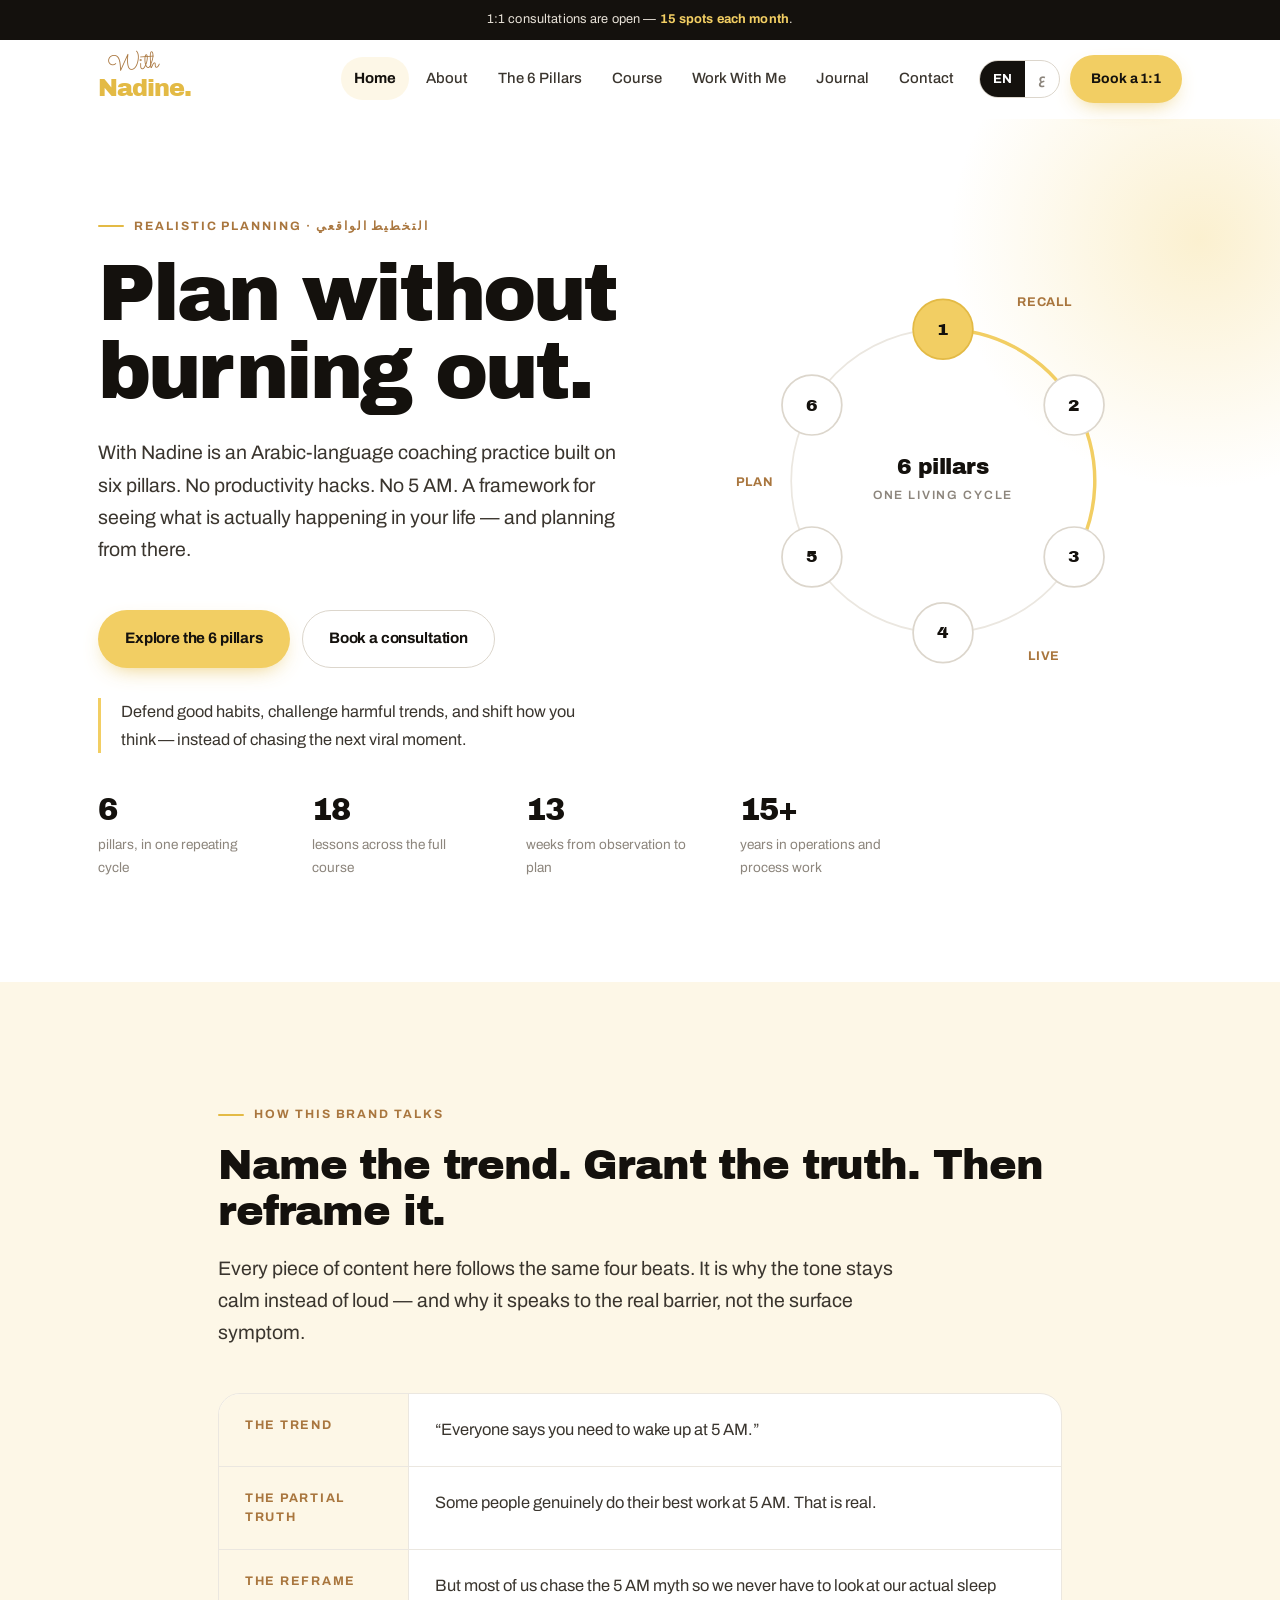
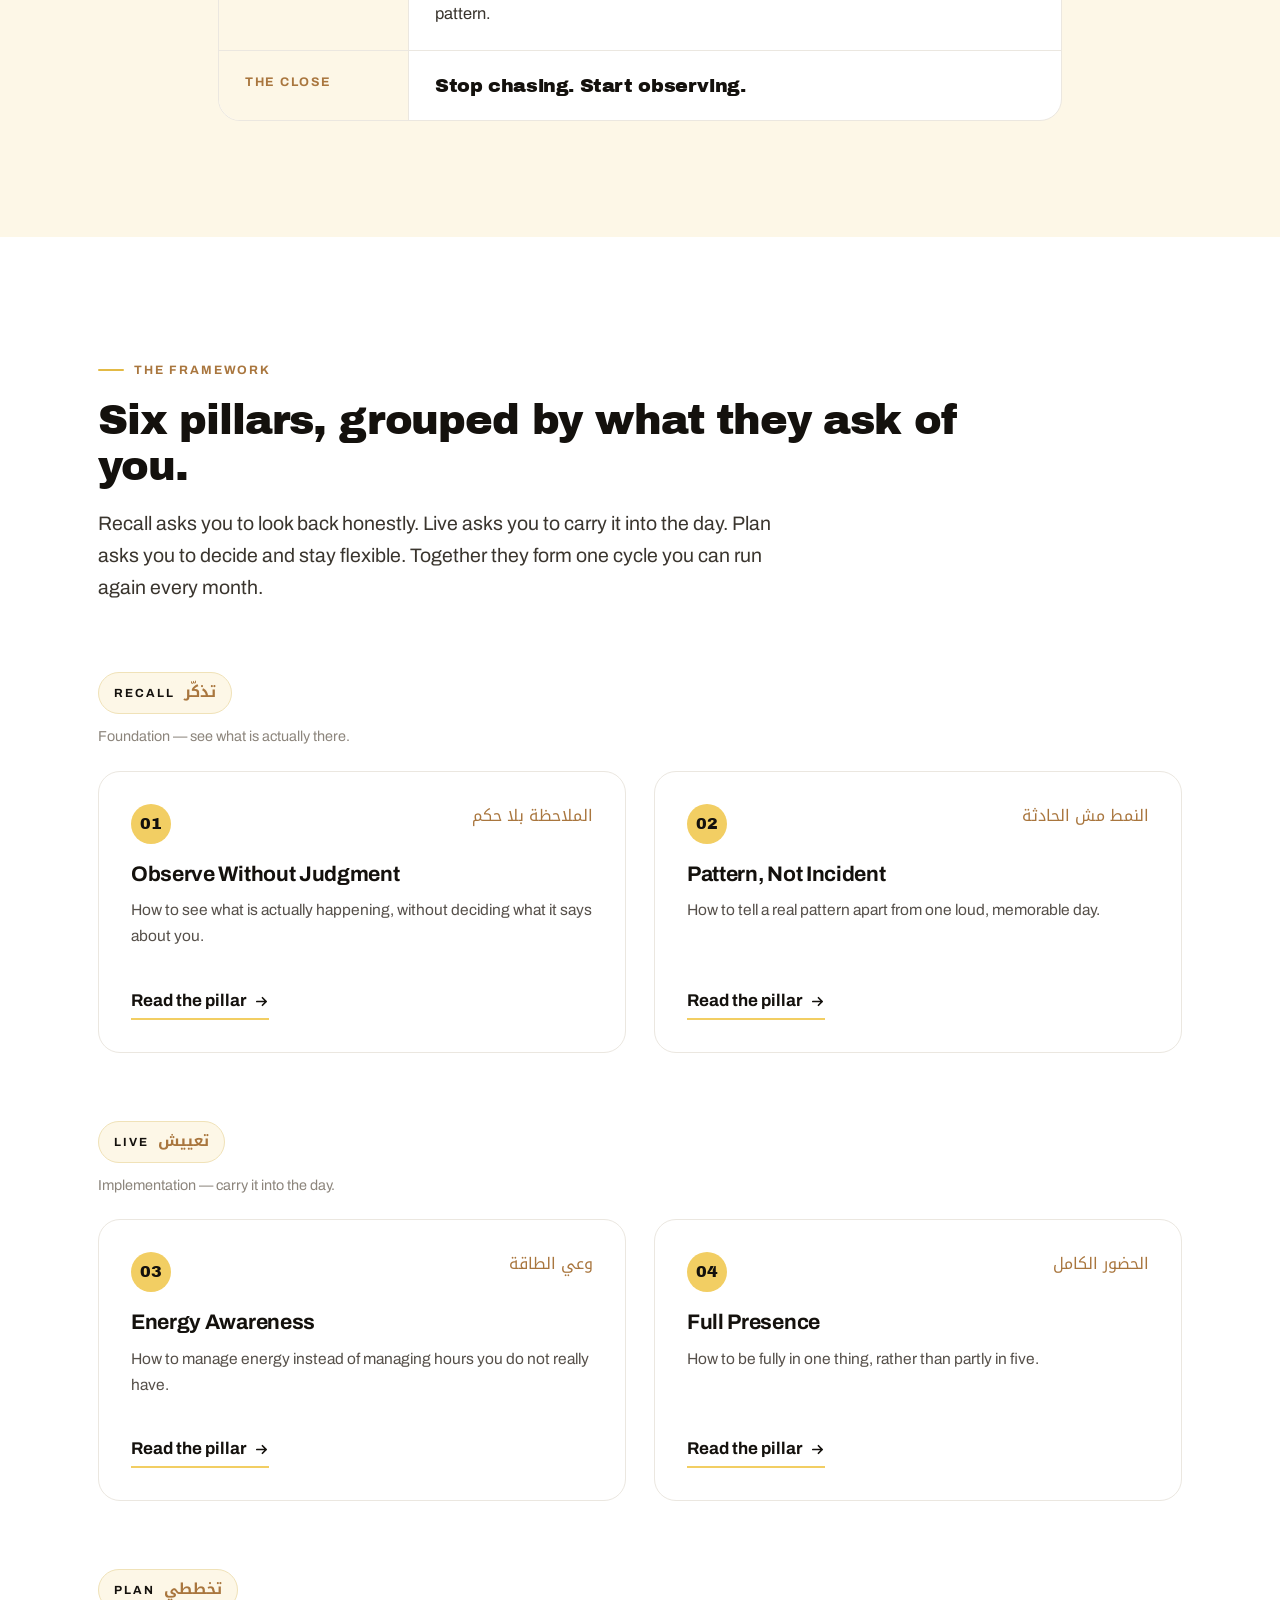
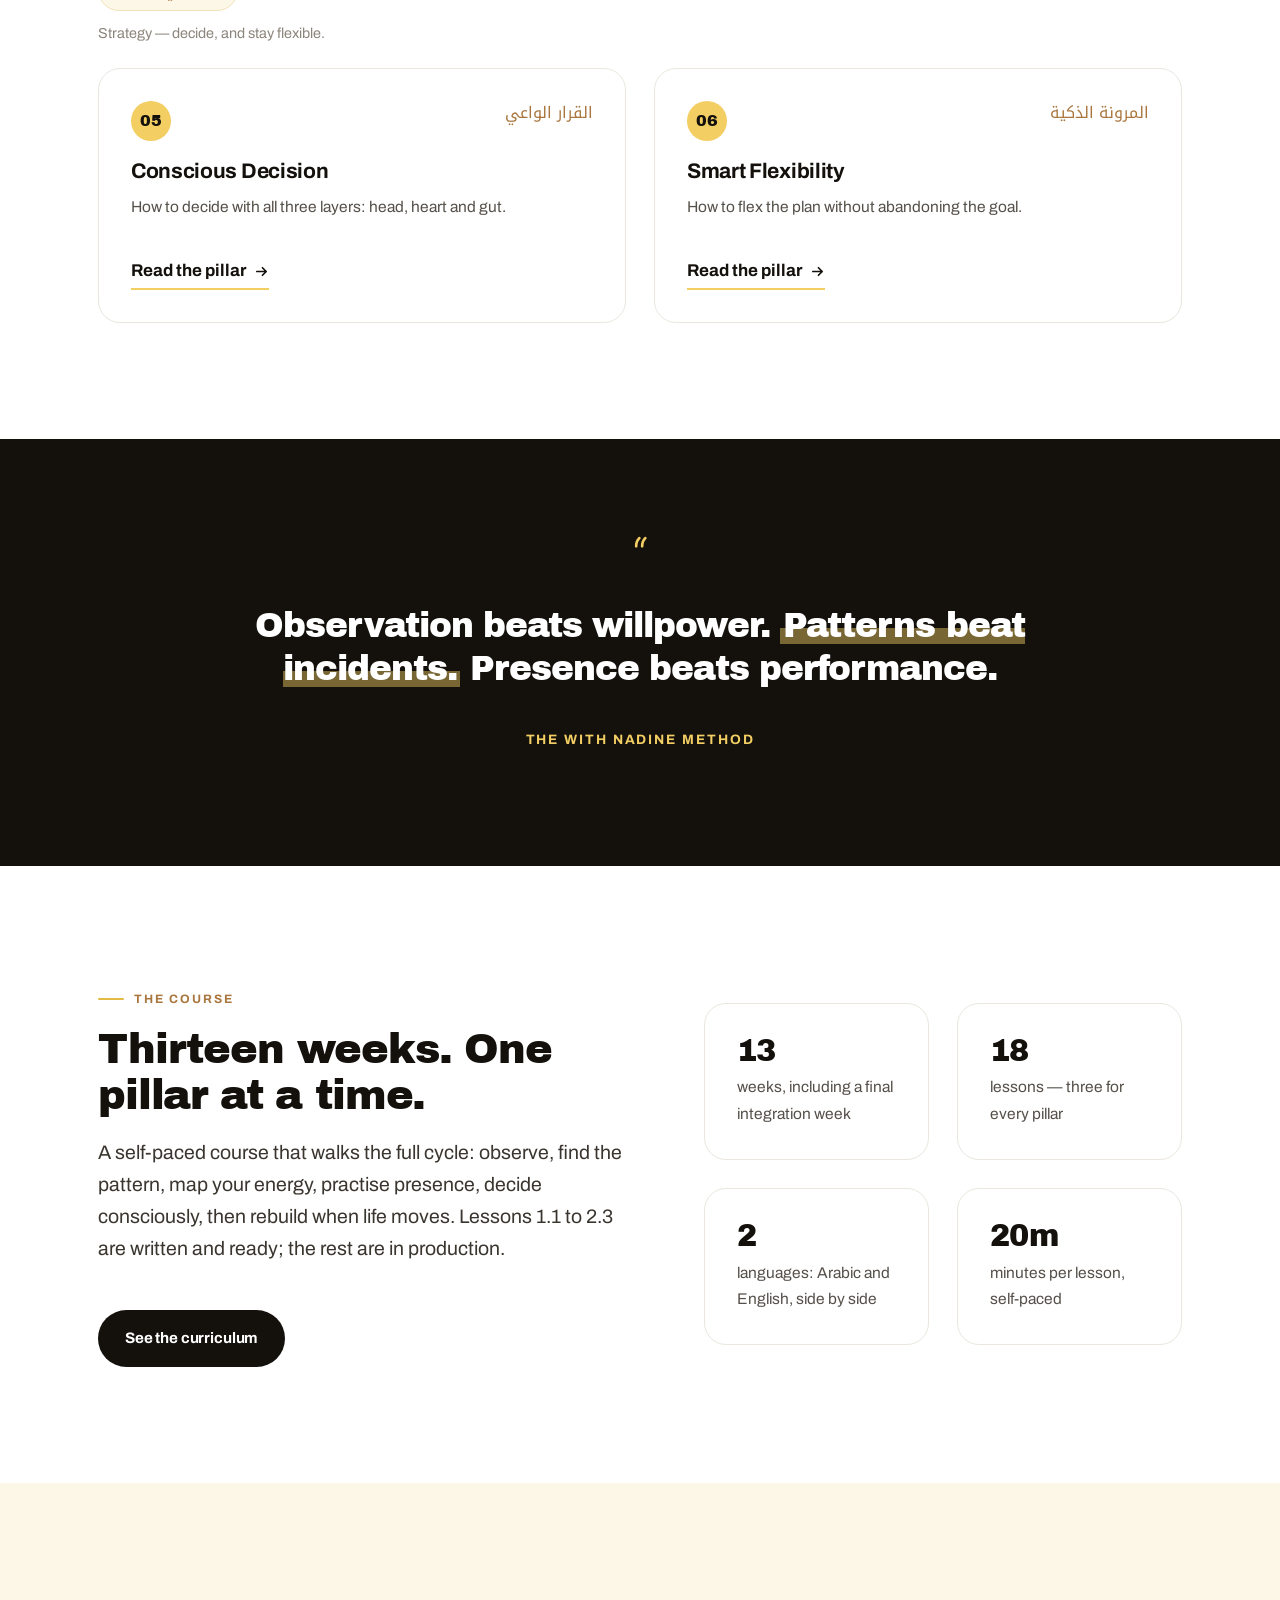
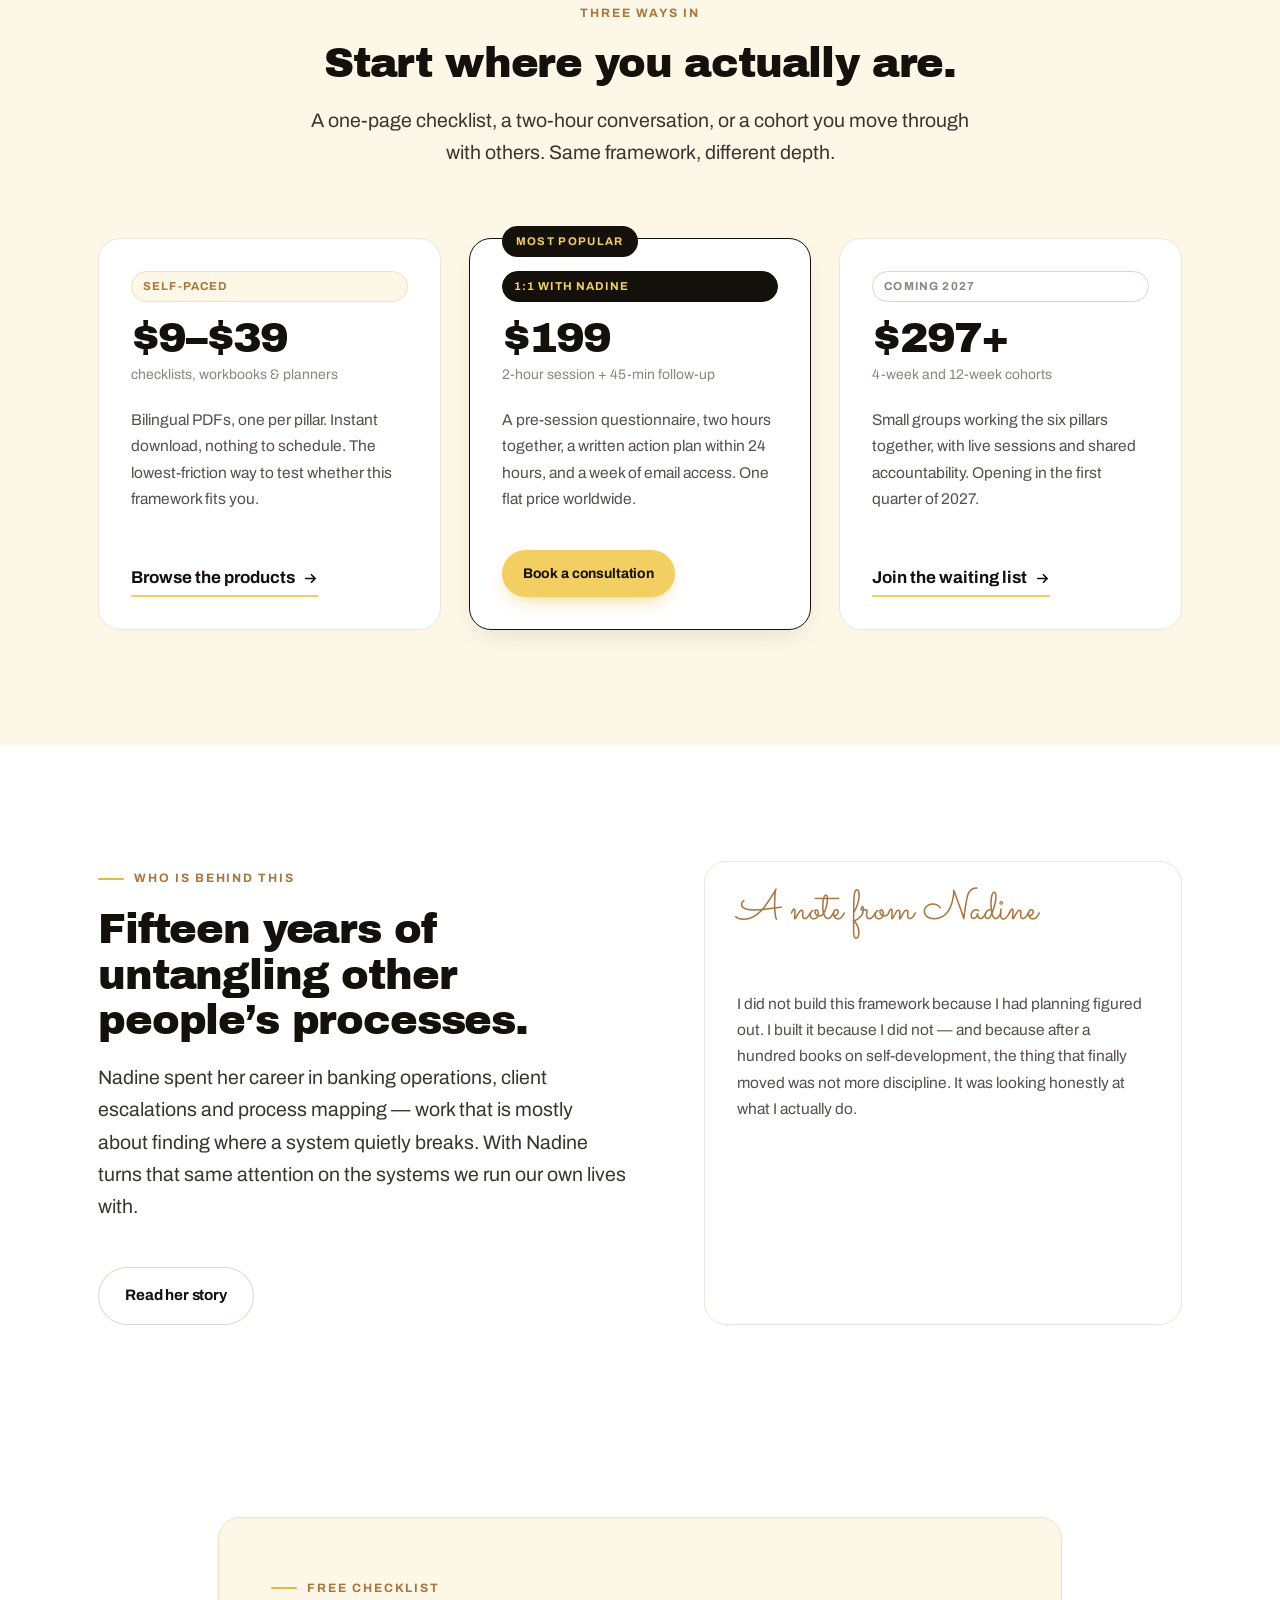
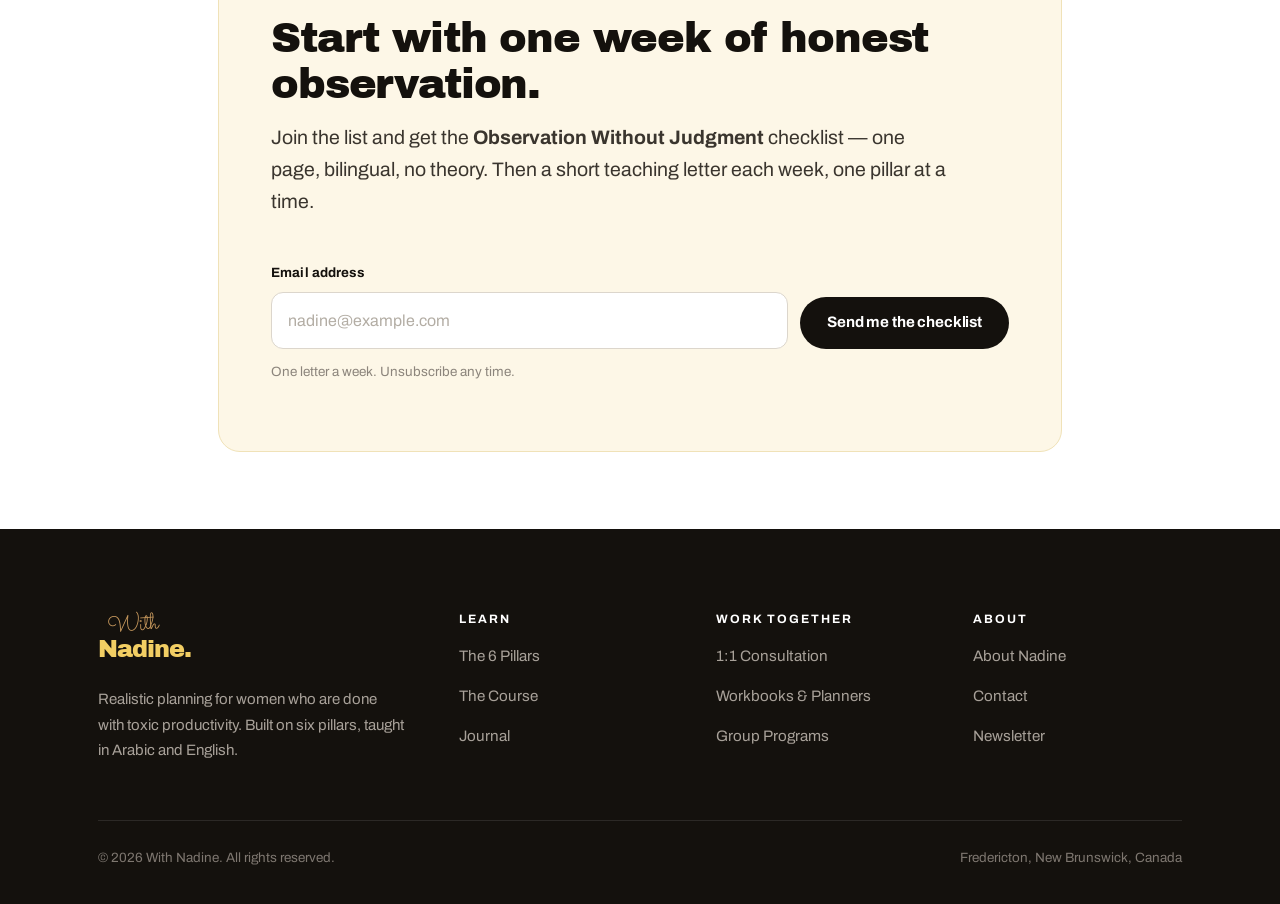
<file: index.html>
<!doctype html>
<html lang="en" dir="ltr">
<head>
<meta charset="utf-8">
<meta name="viewport" content="width=device-width, initial-scale=1">
<title>With Nadine — Realistic planning, in Arabic and English</title>
<meta name="description" content="An Arabic-language coaching practice built on six pillars of realistic planning. Observe without judgment, find the pattern, and plan without burning out.">
<meta name="theme-color" content="#FFFFFF">
<meta property="og:title" content="With Nadine — Realistic planning, in Arabic and English">
<meta property="og:description" content="An Arabic-language coaching practice built on six pillars of realistic planning. Observe without judgment, find the pattern, and plan without burning out.">
<meta property="og:type" content="website">
<meta property="og:locale" content="en_CA">
<meta property="og:locale:alternate" content="ar_AR">
<link rel="icon" href="data:image/svg+xml,%3Csvg xmlns='http://www.w3.org/2000/svg' viewBox='0 0 64 64'%3E%3Crect width='64' height='64' rx='14' fill='%23F2CE63'/%3E%3Cpath d='M16 46V18h7.6l12.2 17.4V18H43v28h-7.4L23.2 28.4V46z' fill='%2314110D'/%3E%3C/svg%3E">
<link rel="preconnect" href="https://fonts.googleapis.com">
<link rel="preconnect" href="https://fonts.gstatic.com" crossorigin>
<link rel="stylesheet" href="https://fonts.googleapis.com/css2?family=Archivo+Black&family=Archivo:wght@400;500;600;700&family=Sacramento&family=Noto+Kufi+Arabic:wght@400;500;700&family=IBM+Plex+Sans+Arabic:wght@400;500;600;700&display=swap">
<link rel="stylesheet" href="assets/css/style.css">
<script>document.documentElement.className += " js";</script>
</head>
<body>
<a class="skip" href="#main"><span data-lang="en">Skip to content</span><span data-lang="ar">تخطّي إلى المحتوى</span></a>
<div class="topbar"><span data-lang="en">1:1 consultations are open — <b>15 spots each month</b>.</span><span data-lang="ar">الاستشارات الفردية متاحة — <b>١٥ مقعداً شهرياً</b>.</span></div>
<header class="site-header">
  <div class="wrap nav">
    <a class="logo " href="index.html" aria-label="With Nadine — home"><span class="logo__script">With</span><span class="logo__name">Nadine.</span></a>
    <button class="burger" type="button" aria-expanded="false" aria-controls="nav-links" aria-label="Menu"><span></span></button>
    <nav class="nav__links" id="nav-links" aria-label="Main">
      <a class="nav__link" href="index.html" aria-current="page"><span data-lang="en">Home</span><span data-lang="ar">الرئيسية</span></a>
      <a class="nav__link" href="about.html"><span data-lang="en">About</span><span data-lang="ar">عن نادين</span></a>
      <a class="nav__link" href="pillars.html"><span data-lang="en">The 6 Pillars</span><span data-lang="ar">الركائز الست</span></a>
      <a class="nav__link" href="course.html"><span data-lang="en">Course</span><span data-lang="ar">الدورة</span></a>
      <a class="nav__link" href="work-with-me.html"><span data-lang="en">Work With Me</span><span data-lang="ar">اشتغلي معي</span></a>
      <a class="nav__link" href="journal.html"><span data-lang="en">Journal</span><span data-lang="ar">المدوّنة</span></a>
      <a class="nav__link" href="contact.html"><span data-lang="en">Contact</span><span data-lang="ar">تواصلي</span></a>
      <div class="nav__actions">
        <div class="lang" role="group" aria-label="Language / اللغة">
          <button type="button" data-set-lang="en" aria-pressed="true">EN</button>
          <button type="button" data-set-lang="ar" aria-pressed="false">ع</button>
        </div>
        <a class="btn btn--primary btn--sm" href="work-with-me.html#book"><span data-lang="en">Book a 1:1</span><span data-lang="ar">احجزي جلسة</span></a>
      </div>
    </nav>
  </div>
</header>
<main id="main">

<section class="sec hero">
  <div class="wrap split">
    <div>
      <p class="eyebrow"><span data-lang="en">Realistic planning &middot; التخطيط الواقعي</span><span data-lang="ar">التخطيط الواقعي &middot; Realistic planning</span></p>
      <h1 class="display"><span data-lang="en">Plan without<br>burning out.</span><span data-lang="ar">خطّطي<br>بدون ما تحترقي.</span></h1>
      <p class="lede" style="margin-top:26px"><span data-lang="en">With Nadine is an Arabic-language coaching practice built on six pillars. No productivity hacks. No 5 AM. A framework for seeing what is actually happening in your life &mdash; and planning from there.</span><span data-lang="ar">«مع نادين» ممارسة تدريبية بالعربية مبنية على ست ركائز. لا حيل إنتاجية، ولا استيقاظ الخامسة فجراً. إطار عمل يساعدك أن تري ما يحدث فعلاً في حياتك &mdash; وأن تخطّطي منه.</span></p>
      <div class="btn-row mt-l">
        <a class="btn btn--primary" href="pillars.html"><span data-lang="en">Explore the 6 pillars</span><span data-lang="ar">اكتشفي الركائز الست</span></a>
        <a class="btn btn--ghost" href="work-with-me.html#book"><span data-lang="en">Book a consultation</span><span data-lang="ar">احجزي استشارة</span></a>
      </div>
      <p class="hero__mission"><span data-lang="en">Defend good habits, challenge harmful trends, and shift how you think &mdash; instead of chasing the next viral moment.</span><span data-lang="ar">ندافع عن العادات الجيدة، ونتحدّى الموضات المؤذية، ونغيّر طريقة التفكير &mdash; بدل اللهاث خلف الترند.</span></p>
    </div>
    <div><svg class="cycle" viewBox="0 0 400 400" direction="ltr" role="img" aria-labelledby="cycTitle">
  <title id="cycTitle">The six pillars run as a repeating cycle: observe, pattern, energy, presence, decision, flexibility.</title>
  <defs><marker id="cyc-tip" viewBox="0 0 10 10" refX="6" refY="5" markerWidth="5" markerHeight="5" orient="auto-start-reverse"><path d="M0 0 L10 5 L0 10 z" fill="#E3BA45"/></marker></defs>
  <circle class="cycle__ring" cx="200" cy="200" r="132"/>
  <path class="cycle__arc" d="M 200 68 A 132 132 0 0 1 314.3 266" marker-end="url(#cyc-tip)"/>
  <g class="cycle__node cycle__node--on"><circle cx="200" cy="68"  r="26"/></g>
  <g class="cycle__node"><circle cx="314" cy="134" r="26"/></g>
  <g class="cycle__node"><circle cx="314" cy="266" r="26"/></g>
  <g class="cycle__node"><circle cx="200" cy="332" r="26"/></g>
  <g class="cycle__node"><circle cx="86"  cy="266" r="26"/></g>
  <g class="cycle__node"><circle cx="86" cy="134" r="26"/></g>
  <text class="cycle__num" x="200" y="68">1</text>
  <text class="cycle__num" x="314" y="134">2</text>
  <text class="cycle__num" x="314" y="266">3</text>
  <text class="cycle__num" x="200" y="332">4</text>
  <text class="cycle__num" x="86"  y="266">5</text>
  <text class="cycle__num" x="86"  y="134">6</text>
  <text class="cycle__cap" x="288" y="48">RECALL</text>
  <text class="cycle__cap" x="288" y="356">LIVE</text>
  <text class="cycle__cap" x="36" y="204">PLAN</text>
  <text class="cycle__mid" x="200" y="194">6 pillars</text>
  <text class="cycle__sub" x="200" y="216">ONE LIVING CYCLE</text>
</svg></div>
  </div>
  <div class="wrap">
    <div class="hero__stats">
      <div><div class="stat__num">6</div><div class="stat__label"><span data-lang="en">pillars, in one repeating cycle</span><span data-lang="ar">ركائز، في دورة واحدة متكرّرة</span></div></div>
      <div><div class="stat__num">18</div><div class="stat__label"><span data-lang="en">lessons across the full course</span><span data-lang="ar">درساً في الدورة الكاملة</span></div></div>
      <div><div class="stat__num">13</div><div class="stat__label"><span data-lang="en">weeks from observation to plan</span><span data-lang="ar">أسبوعاً من الملاحظة إلى الخطة</span></div></div>
      <div><div class="stat__num">15+</div><div class="stat__label"><span data-lang="en">years in operations and process work</span><span data-lang="ar">سنة خبرة في العمليات ورسم المسارات</span></div></div>
    </div>
  </div>
</section>

<section class="sec sec--wash">
  <div class="wrap wrap--mid">
    <p class="eyebrow"><span data-lang="en">How this brand talks</span><span data-lang="ar">كيف نتكلّم هنا</span></p>
    <h2 class="h2"><span data-lang="en">Name the trend. Grant the truth. Then reframe it.</span><span data-lang="ar">سمّي الترند. اعترفي بجزء الحقيقة. ثم أعيدي التأطير.</span></h2>
    <p class="lede" style="margin-top:18px"><span data-lang="en">Every piece of content here follows the same four beats. It is why the tone stays calm instead of loud &mdash; and why it speaks to the real barrier, not the surface symptom.</span><span data-lang="ar">كل محتوى هنا يسير على أربع خطوات ثابتة. لهذا تبقى النبرة هادئة لا صاخبة &mdash; ولهذا نخاطب العائق الحقيقي، لا العَرَض الظاهر.</span></p>
    <div class="philo mt-l reveal">
      <div class="philo__row"><div class="philo__k"><span data-lang="en">The trend</span><span data-lang="ar">الترند</span></div><div class="philo__v"><span data-lang="en">&ldquo;Everyone says you need to wake up at 5 AM.&rdquo;</span><span data-lang="ar">«الكل يقول لازم تصحي الساعة خمسة الفجر.»</span></div></div>
      <div class="philo__row"><div class="philo__k"><span data-lang="en">The partial truth</span><span data-lang="ar">جزء الحقيقة</span></div><div class="philo__v"><span data-lang="en">Some people genuinely do their best work at 5 AM. That is real.</span><span data-lang="ar">فعلاً، بعض الناس يقدّمون أفضل ما لديهم في الخامسة فجراً. هذا صحيح.</span></div></div>
      <div class="philo__row"><div class="philo__k"><span data-lang="en">The reframe</span><span data-lang="ar">إعادة التأطير</span></div><div class="philo__v"><span data-lang="en">But most of us chase the 5 AM myth so we never have to look at our actual sleep pattern.</span><span data-lang="ar">لكن أغلبنا يلاحق أسطورة الخامسة فجراً حتى لا يضطر للنظر في نمط نومه الحقيقي.</span></div></div>
      <div class="philo__row philo__row--last"><div class="philo__k"><span data-lang="en">The close</span><span data-lang="ar">الخلاصة</span></div><div class="philo__v"><span data-lang="en">Stop chasing. Start observing.</span><span data-lang="ar">بطّلي ملاحقة. ابدئي ملاحظة.</span></div></div>
    </div>
  </div>
</section>

<section class="sec" id="pillars">
  <div class="wrap">
    <div class="wrap--mid" style="padding:0;margin-inline:0">
      <p class="eyebrow"><span data-lang="en">The framework</span><span data-lang="ar">الإطار</span></p>
      <h2 class="h2"><span data-lang="en">Six pillars, grouped by what they ask of you.</span><span data-lang="ar">ست ركائز، مرتّبة حسب ما تطلبه منك.</span></h2>
      <p class="lede" style="margin-top:18px"><span data-lang="en">Recall asks you to look back honestly. Live asks you to carry it into the day. Plan asks you to decide and stay flexible. Together they form one cycle you can run again every month.</span><span data-lang="ar">«تذكّر» تطلب منك أن تنظري للخلف بصدق. «تعييش» تطلب أن تعيشيها في يومك. «تخططي» تطلب أن تقرّري وتبقي مرنة. معاً يشكّلن دورة واحدة تكرّرينها كل شهر.</span></p>
    </div>
    <div class="mt-xl">
  <p class="phase">RECALL <i>تذكّر</i></p>
  <p class="muted small" style="margin:-12px 0 22px"><span data-lang="en">Foundation — see what is actually there.</span><span data-lang="ar">الأساس — أن تري ما هو موجود فعلاً.</span></p>
  <div class="grid grid--2">
    <a class="card reveal" href="pillars.html#p01">
  <div class="pillar__head">
    <span class="pillar__num">01</span>
    <span class="pillar__ar">الملاحظة بلا حكم</span>
  </div>
  <h3 class="h3 card__title"><span data-lang="en">Observe Without Judgment</span><span data-lang="ar">الملاحظة بلا حكم</span></h3>
  <p class="card__body"><span data-lang="en">How to see what is actually happening, without deciding what it says about you.</span><span data-lang="ar">كيف ترين ما يحدث فعلاً، دون أن تحكمي على نفسك من خلاله.</span></p>
  <span class="card__foot"><span class="link" aria-hidden="true"><span data-lang="en">Read the pillar</span><span data-lang="ar">اقرئي الركيزة</span> <svg class="arrow" width="15" height="15" viewBox="0 0 16 16" fill="none"><path d="M3 8h10M9 4l4 4-4 4" stroke="currentColor" stroke-width="1.8" stroke-linecap="round" stroke-linejoin="round"/></svg></span></span>
</a>
    <a class="card reveal" href="pillars.html#p02">
  <div class="pillar__head">
    <span class="pillar__num">02</span>
    <span class="pillar__ar">النمط مش الحادثة</span>
  </div>
  <h3 class="h3 card__title"><span data-lang="en">Pattern, Not Incident</span><span data-lang="ar">النمط مش الحادثة</span></h3>
  <p class="card__body"><span data-lang="en">How to tell a real pattern apart from one loud, memorable day.</span><span data-lang="ar">كيف تميّزين النمط الحقيقي عن يوم واحد صاخب لا يُنسى.</span></p>
  <span class="card__foot"><span class="link" aria-hidden="true"><span data-lang="en">Read the pillar</span><span data-lang="ar">اقرئي الركيزة</span> <svg class="arrow" width="15" height="15" viewBox="0 0 16 16" fill="none"><path d="M3 8h10M9 4l4 4-4 4" stroke="currentColor" stroke-width="1.8" stroke-linecap="round" stroke-linejoin="round"/></svg></span></span>
</a>
  </div>
</div>
    <div class="mt-xl">
  <p class="phase">LIVE <i>تعييش</i></p>
  <p class="muted small" style="margin:-12px 0 22px"><span data-lang="en">Implementation — carry it into the day.</span><span data-lang="ar">التطبيق — أن تعيشيه في يومك.</span></p>
  <div class="grid grid--2">
    <a class="card reveal" href="pillars.html#p03">
  <div class="pillar__head">
    <span class="pillar__num">03</span>
    <span class="pillar__ar">وعي الطاقة</span>
  </div>
  <h3 class="h3 card__title"><span data-lang="en">Energy Awareness</span><span data-lang="ar">وعي الطاقة</span></h3>
  <p class="card__body"><span data-lang="en">How to manage energy instead of managing hours you do not really have.</span><span data-lang="ar">كيف تديرين طاقتك بدل أن تديري ساعات لا تملكينها أصلاً.</span></p>
  <span class="card__foot"><span class="link" aria-hidden="true"><span data-lang="en">Read the pillar</span><span data-lang="ar">اقرئي الركيزة</span> <svg class="arrow" width="15" height="15" viewBox="0 0 16 16" fill="none"><path d="M3 8h10M9 4l4 4-4 4" stroke="currentColor" stroke-width="1.8" stroke-linecap="round" stroke-linejoin="round"/></svg></span></span>
</a>
    <a class="card reveal" href="pillars.html#p04">
  <div class="pillar__head">
    <span class="pillar__num">04</span>
    <span class="pillar__ar">الحضور الكامل</span>
  </div>
  <h3 class="h3 card__title"><span data-lang="en">Full Presence</span><span data-lang="ar">الحضور الكامل</span></h3>
  <p class="card__body"><span data-lang="en">How to be fully in one thing, rather than partly in five.</span><span data-lang="ar">كيف تكونين حاضرة بالكامل في شيء واحد، بدل أن تكوني نصف حاضرة في خمسة.</span></p>
  <span class="card__foot"><span class="link" aria-hidden="true"><span data-lang="en">Read the pillar</span><span data-lang="ar">اقرئي الركيزة</span> <svg class="arrow" width="15" height="15" viewBox="0 0 16 16" fill="none"><path d="M3 8h10M9 4l4 4-4 4" stroke="currentColor" stroke-width="1.8" stroke-linecap="round" stroke-linejoin="round"/></svg></span></span>
</a>
  </div>
</div>
    <div class="mt-xl">
  <p class="phase">PLAN <i>تخططي</i></p>
  <p class="muted small" style="margin:-12px 0 22px"><span data-lang="en">Strategy — decide, and stay flexible.</span><span data-lang="ar">الاستراتيجية — أن تقرّري وتبقي مرنة.</span></p>
  <div class="grid grid--2">
    <a class="card reveal" href="pillars.html#p05">
  <div class="pillar__head">
    <span class="pillar__num">05</span>
    <span class="pillar__ar">القرار الواعي</span>
  </div>
  <h3 class="h3 card__title"><span data-lang="en">Conscious Decision</span><span data-lang="ar">القرار الواعي</span></h3>
  <p class="card__body"><span data-lang="en">How to decide with all three layers: head, heart and gut.</span><span data-lang="ar">كيف تقرّرين بالطبقات الثلاث: العقل، القلب، والحدس.</span></p>
  <span class="card__foot"><span class="link" aria-hidden="true"><span data-lang="en">Read the pillar</span><span data-lang="ar">اقرئي الركيزة</span> <svg class="arrow" width="15" height="15" viewBox="0 0 16 16" fill="none"><path d="M3 8h10M9 4l4 4-4 4" stroke="currentColor" stroke-width="1.8" stroke-linecap="round" stroke-linejoin="round"/></svg></span></span>
</a>
    <a class="card reveal" href="pillars.html#p06">
  <div class="pillar__head">
    <span class="pillar__num">06</span>
    <span class="pillar__ar">المرونة الذكية</span>
  </div>
  <h3 class="h3 card__title"><span data-lang="en">Smart Flexibility</span><span data-lang="ar">المرونة الذكية</span></h3>
  <p class="card__body"><span data-lang="en">How to flex the plan without abandoning the goal.</span><span data-lang="ar">كيف تعدّلين الخطة دون أن تتخلّي عن الهدف.</span></p>
  <span class="card__foot"><span class="link" aria-hidden="true"><span data-lang="en">Read the pillar</span><span data-lang="ar">اقرئي الركيزة</span> <svg class="arrow" width="15" height="15" viewBox="0 0 16 16" fill="none"><path d="M3 8h10M9 4l4 4-4 4" stroke="currentColor" stroke-width="1.8" stroke-linecap="round" stroke-linejoin="round"/></svg></span></span>
</a>
  </div>
</div>
  </div>
</section>

<section class="sec sec--ink">
  <div class="wrap">
    <div class="quote reveal">
      <span class="quote__mark">&ldquo;</span>
      <p class="quote__text"><span data-lang="en">Observation beats willpower. <mark class="hl">Patterns beat incidents.</mark> Presence beats performance.</span><span data-lang="ar">الملاحظة تتفوّق على الإرادة. <mark class="hl">الأنماط تتفوّق على الحوادث.</mark> الحضور يتفوّق على الأداء.</span></p>
      <p class="quote__by"><span data-lang="en">The With Nadine method</span><span data-lang="ar">منهج «مع نادين»</span></p>
    </div>
  </div>
</section>

<section class="sec">
  <div class="wrap split">
    <div>
      <p class="eyebrow"><span data-lang="en">The course</span><span data-lang="ar">الدورة</span></p>
      <h2 class="h2"><span data-lang="en">Thirteen weeks. One pillar at a time.</span><span data-lang="ar">ثلاثة عشر أسبوعاً. ركيزة واحدة في كل مرة.</span></h2>
      <p class="lede" style="margin-top:18px"><span data-lang="en">A self-paced course that walks the full cycle: observe, find the pattern, map your energy, practise presence, decide consciously, then rebuild when life moves. Lessons 1.1 to 2.3 are written and ready; the rest are in production.</span><span data-lang="ar">دورة ذاتية الإيقاع تمشي في الدورة كاملة: لاحظي، اكتشفي النمط، ارسمي طاقتك، تدرّبي على الحضور، قرّري بوعي، ثم أعيدي البناء حين تتغيّر الحياة. الدروس من ١.١ إلى ٢.٣ جاهزة، والباقي قيد الإنتاج.</span></p>
      <div class="btn-row mt-l">
        <a class="btn btn--ink" href="course.html"><span data-lang="en">See the curriculum</span><span data-lang="ar">شاهدي المنهج</span></a>
      </div>
    </div>
    <div class="grid grid--2">
      <div class="card card--flat reveal"><div class="stat__num">13</div><p class="card__body" style="margin-top:8px"><span data-lang="en">weeks, including a final integration week</span><span data-lang="ar">أسبوعاً، منها أسبوع تكامل ختامي</span></p></div>
      <div class="card card--flat reveal"><div class="stat__num">18</div><p class="card__body" style="margin-top:8px"><span data-lang="en">lessons &mdash; three for every pillar</span><span data-lang="ar">درساً &mdash; ثلاثة لكل ركيزة</span></p></div>
      <div class="card card--flat reveal"><div class="stat__num">2</div><p class="card__body" style="margin-top:8px"><span data-lang="en">languages: Arabic and English, side by side</span><span data-lang="ar">لغتان: العربية والإنجليزية، جنباً إلى جنب</span></p></div>
      <div class="card card--flat reveal"><div class="stat__num">20&#8202;m</div><p class="card__body" style="margin-top:8px"><span data-lang="en">minutes per lesson, self-paced</span><span data-lang="ar">دقيقة لكل درس، بإيقاعك أنت</span></p></div>
    </div>
  </div>
</section>

<section class="sec sec--wash">
  <div class="wrap">
    <div class="center">
      <p class="eyebrow eyebrow--plain"><span data-lang="en">Three ways in</span><span data-lang="ar">ثلاث طرق للبداية</span></p>
      <h2 class="h2"><span data-lang="en">Start where you actually are.</span><span data-lang="ar">ابدئي من حيث أنت فعلاً.</span></h2>
      <p class="lede" style="margin-top:18px"><span data-lang="en">A one-page checklist, a two-hour conversation, or a cohort you move through with others. Same framework, different depth.</span><span data-lang="ar">قائمة من صفحة واحدة، أو حوار لساعتين، أو مجموعة تمشين فيها مع أخريات. الإطار نفسه، بعمق مختلف.</span></p>
    </div>
    <div class="grid grid--3 mt-xl">
      <div class="card price reveal">
        <span class="tag"><span data-lang="en">Self-paced</span><span data-lang="ar">بإيقاعك</span></span>
        <div class="price__fig">$9&ndash;$39</div>
        <div class="price__unit"><span data-lang="en">checklists, workbooks &amp; planners</span><span data-lang="ar">قوائم، كتيّبات، ومخططات</span></div>
        <p class="card__body"><span data-lang="en">Bilingual PDFs, one per pillar. Instant download, nothing to schedule. The lowest-friction way to test whether this framework fits you.</span><span data-lang="ar">ملفات PDF بلغتين، واحد لكل ركيزة. تنزيل فوري بلا مواعيد. أقل طريقة مقاومةً لتجرّبي إن كان هذا الإطار يناسبك.</span></p>
        <div class="card__foot"><a class="link" href="work-with-me.html#products"><span data-lang="en">Browse the products</span><span data-lang="ar">تصفّحي المنتجات</span> <svg class="arrow" width="15" height="15" viewBox="0 0 16 16" fill="none"><path d="M3 8h10M9 4l4 4-4 4" stroke="currentColor" stroke-width="1.8" stroke-linecap="round" stroke-linejoin="round"/></svg></a></div>
      </div>
      <div class="card price price--feature reveal" data-badge-en="Most popular" data-badge-ar="الأكثر طلباً">
        <span class="tag tag--ink"><span data-lang="en">1:1 with Nadine</span><span data-lang="ar">فردي مع نادين</span></span>
        <div class="price__fig">$199</div>
        <div class="price__unit"><span data-lang="en">2-hour session + 45-min follow-up</span><span data-lang="ar">جلسة ساعتين + متابعة ٤٥ دقيقة</span></div>
        <p class="card__body"><span data-lang="en">A pre-session questionnaire, two hours together, a written action plan within 24 hours, and a week of email access. One flat price worldwide.</span><span data-lang="ar">استبيان قبل الجلسة، ساعتان معاً، خطة عمل مكتوبة خلال ٢٤ ساعة، وأسبوع من التواصل بالبريد. سعر موحّد في كل العالم.</span></p>
        <div class="card__foot"><a class="btn btn--primary btn--sm" href="work-with-me.html#book"><span data-lang="en">Book a consultation</span><span data-lang="ar">احجزي استشارة</span></a></div>
      </div>
      <div class="card price reveal">
        <span class="tag tag--soon"><span data-lang="en">Coming 2027</span><span data-lang="ar">قريباً ٢٠٢٧</span></span>
        <div class="price__fig">$297+</div>
        <div class="price__unit"><span data-lang="en">4-week and 12-week cohorts</span><span data-lang="ar">مجموعات ٤ أسابيع و١٢ أسبوعاً</span></div>
        <p class="card__body"><span data-lang="en">Small groups working the six pillars together, with live sessions and shared accountability. Opening in the first quarter of 2027.</span><span data-lang="ar">مجموعات صغيرة تعمل على الركائز الست معاً، بجلسات مباشرة ومساءلة مشتركة. تنطلق في الربع الأول من ٢٠٢٧.</span></p>
        <div class="card__foot"><a class="link" href="work-with-me.html#groups"><span data-lang="en">Join the waiting list</span><span data-lang="ar">انضمّي لقائمة الانتظار</span> <svg class="arrow" width="15" height="15" viewBox="0 0 16 16" fill="none"><path d="M3 8h10M9 4l4 4-4 4" stroke="currentColor" stroke-width="1.8" stroke-linecap="round" stroke-linejoin="round"/></svg></a></div>
      </div>
    </div>
  </div>
</section>

<section class="sec">
  <div class="wrap split">
    <div>
      <p class="eyebrow"><span data-lang="en">Who is behind this</span><span data-lang="ar">مَن وراء هذا</span></p>
      <h2 class="h2"><span data-lang="en">Fifteen years of untangling other people&rsquo;s processes.</span><span data-lang="ar">خمسة عشر عاماً من فكّ تعقيدات عمليات الآخرين.</span></h2>
      <p class="lede" style="margin-top:18px"><span data-lang="en">Nadine spent her career in banking operations, client escalations and process mapping &mdash; work that is mostly about finding where a system quietly breaks. With Nadine turns that same attention on the systems we run our own lives with.</span><span data-lang="ar">أمضت نادين حياتها المهنية في عمليات البنوك، ومعالجة تصعيدات العملاء، ورسم مسارات العمل &mdash; وهو عمل جوهره اكتشاف المكان الذي ينكسر فيه النظام بهدوء. و«مع نادين» توجّه الانتباه نفسه إلى الأنظمة التي ندير بها حياتنا.</span></p>
      <div class="btn-row mt-l"><a class="btn btn--ghost" href="about.html"><span data-lang="en">Read her story</span><span data-lang="ar">اقرئي قصتها</span></a></div>
    </div>
    <div class="card reveal">
      <p class="script" style="font-size:2.6rem">A note from Nadine</p>
      <p class="card__body" style="margin-top:18px"><span data-lang="en">I did not build this framework because I had planning figured out. I built it because I did not &mdash; and because after a hundred books on self-development, the thing that finally moved was not more discipline. It was looking honestly at what I actually do.</span><span data-lang="ar">ما بنيت هذا الإطار لأني كنت أتقن التخطيط. بنيته لأني لم أكن أتقنه &mdash; ولأن ما تغيّر أخيراً، بعد أكثر من مئة كتاب في التطوير الذاتي، لم يكن مزيداً من الانضباط. كان النظر بصدق إلى ما أفعله فعلاً.</span></p>
    </div>
  </div>
</section>

<section class="sec sec--tight" id="newsletter">
  <div class="wrap wrap--mid">
    <div class="signup reveal">
      <p class="eyebrow"><span data-lang="en">Free checklist</span><span data-lang="ar">قائمة مجانية</span></p>
      <h2 class="h2"><span data-lang="en">Start with one week of honest observation.</span><span data-lang="ar">ابدئي بأسبوع واحد من الملاحظة الصادقة.</span></h2>
      <p class="lede" style="margin-top:14px"><span data-lang="en">Join the list and get the <strong>Observation Without Judgment</strong> checklist — one page, bilingual, no theory. Then a short teaching letter each week, one pillar at a time.</span><span data-lang="ar">انضمّي إلى القائمة واحصلي على قائمة <strong>الملاحظة بلا حكم</strong> — صفحة واحدة، بالعربية والإنجليزية، بلا نظريات. ثم رسالة تعليمية قصيرة كل أسبوع، ركيزة تلو الأخرى.</span></p>
      <form class="form mt-l" data-wn-form novalidate>
        <div class="field">
          <label for="nl-email"><span data-lang="en">Email address</span><span data-lang="ar">البريد الإلكتروني</span></label>
          <input id="nl-email" name="email" type="email" autocomplete="email" required placeholder="nadine@example.com">
        </div>
        <button class="btn btn--ink" type="submit"><span data-lang="en">Send me the checklist</span><span data-lang="ar">أرسلي لي القائمة</span></button>
        <p class="form__note"><span data-lang="en">One letter a week. Unsubscribe any time.</span><span data-lang="ar">رسالة واحدة أسبوعياً. يمكنك إلغاء الاشتراك في أي وقت.</span></p>
        <p class="form__msg" role="status" tabindex="-1" hidden></p>
      </form>
    </div>
  </div>
</section>

</main>
<footer class="site-footer">
  <div class="wrap">
    <div class="foot__grid">
      <div>
        <a class="logo " href="index.html" aria-label="With Nadine — home"><span class="logo__script">With</span><span class="logo__name">Nadine.</span></a>
        <p class="foot__about"><span data-lang="en">Realistic planning for women who are done with toxic productivity. Built on six pillars, taught in Arabic and English.</span><span data-lang="ar">تخطيط واقعي للنساء اللواتي تعبن من ثقافة الإنتاجية السامة. مبني على ست ركائز، ويُدرَّس بالعربية والإنجليزية.</span></p>
      </div>
      <div><h2 class="foot__h"><span data-lang="en">Learn</span><span data-lang="ar">تعلّمي</span></h2><ul class="foot__list"><li><a href="pillars.html"><span data-lang="en">The 6 Pillars</span><span data-lang="ar">الركائز الست</span></a></li><li><a href="course.html"><span data-lang="en">The Course</span><span data-lang="ar">الدورة</span></a></li><li><a href="journal.html"><span data-lang="en">Journal</span><span data-lang="ar">المدوّنة</span></a></li></ul></div>
      <div><h2 class="foot__h"><span data-lang="en">Work together</span><span data-lang="ar">اشتغلي معي</span></h2><ul class="foot__list"><li><a href="work-with-me.html#book"><span data-lang="en">1:1 Consultation</span><span data-lang="ar">استشارة فردية</span></a></li><li><a href="work-with-me.html#products"><span data-lang="en">Workbooks &amp; Planners</span><span data-lang="ar">كتيّبات ومخططات</span></a></li><li><a href="work-with-me.html#groups"><span data-lang="en">Group Programs</span><span data-lang="ar">البرامج الجماعية</span></a></li></ul></div>
      <div><h2 class="foot__h"><span data-lang="en">About</span><span data-lang="ar">عن</span></h2><ul class="foot__list"><li><a href="about.html"><span data-lang="en">About Nadine</span><span data-lang="ar">عن نادين</span></a></li><li><a href="contact.html"><span data-lang="en">Contact</span><span data-lang="ar">تواصلي</span></a></li><li><a href="index.html#newsletter"><span data-lang="en">Newsletter</span><span data-lang="ar">النشرة البريدية</span></a></li></ul></div>
    </div>
    <div class="foot__bottom">
      <span>&copy; <span data-year>2026</span> With Nadine. <span data-lang="en">All rights reserved.</span><span data-lang="ar">جميع الحقوق محفوظة.</span></span>
      <span><span data-lang="en">Fredericton, New Brunswick, Canada</span><span data-lang="ar">فريدريكتون، نيو برونزويك، كندا</span></span>
    </div>
  </div>
</footer>
<script src="assets/js/main.js"></script>
</body>
</html>
</file>
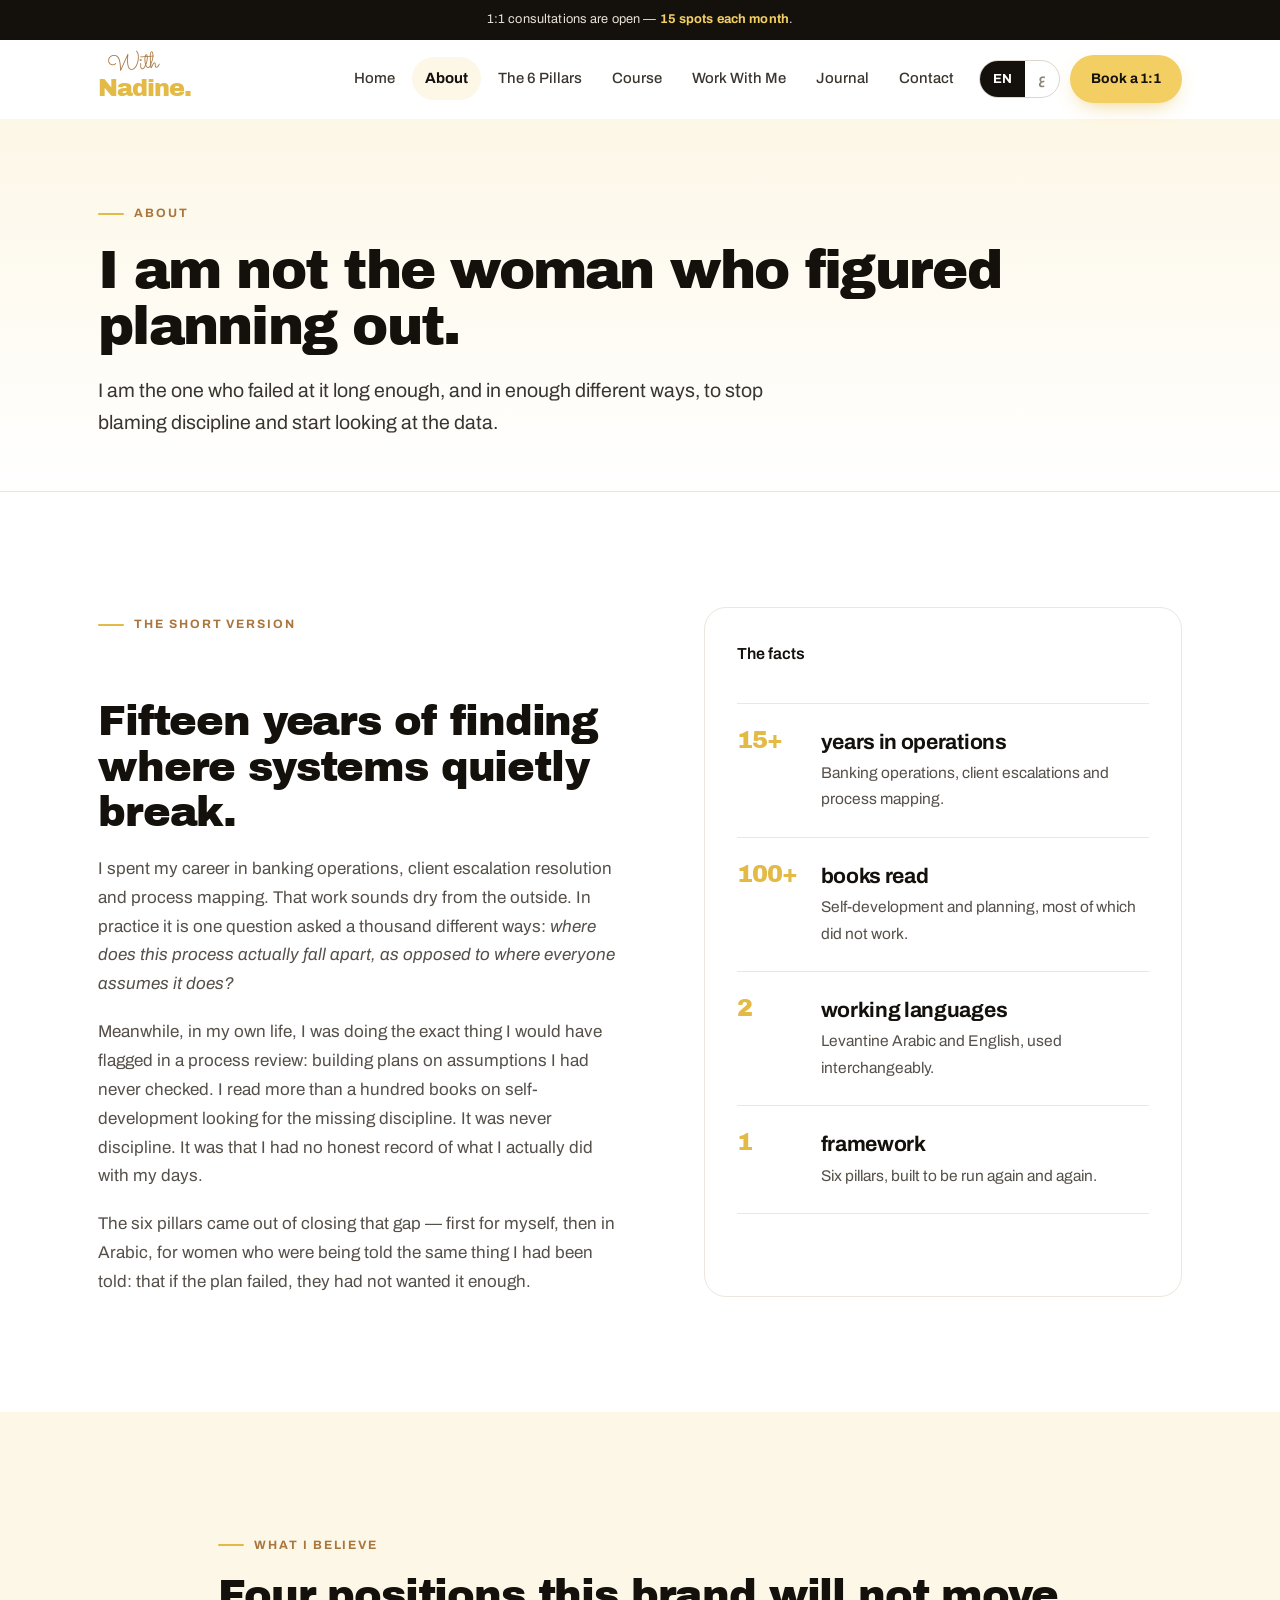
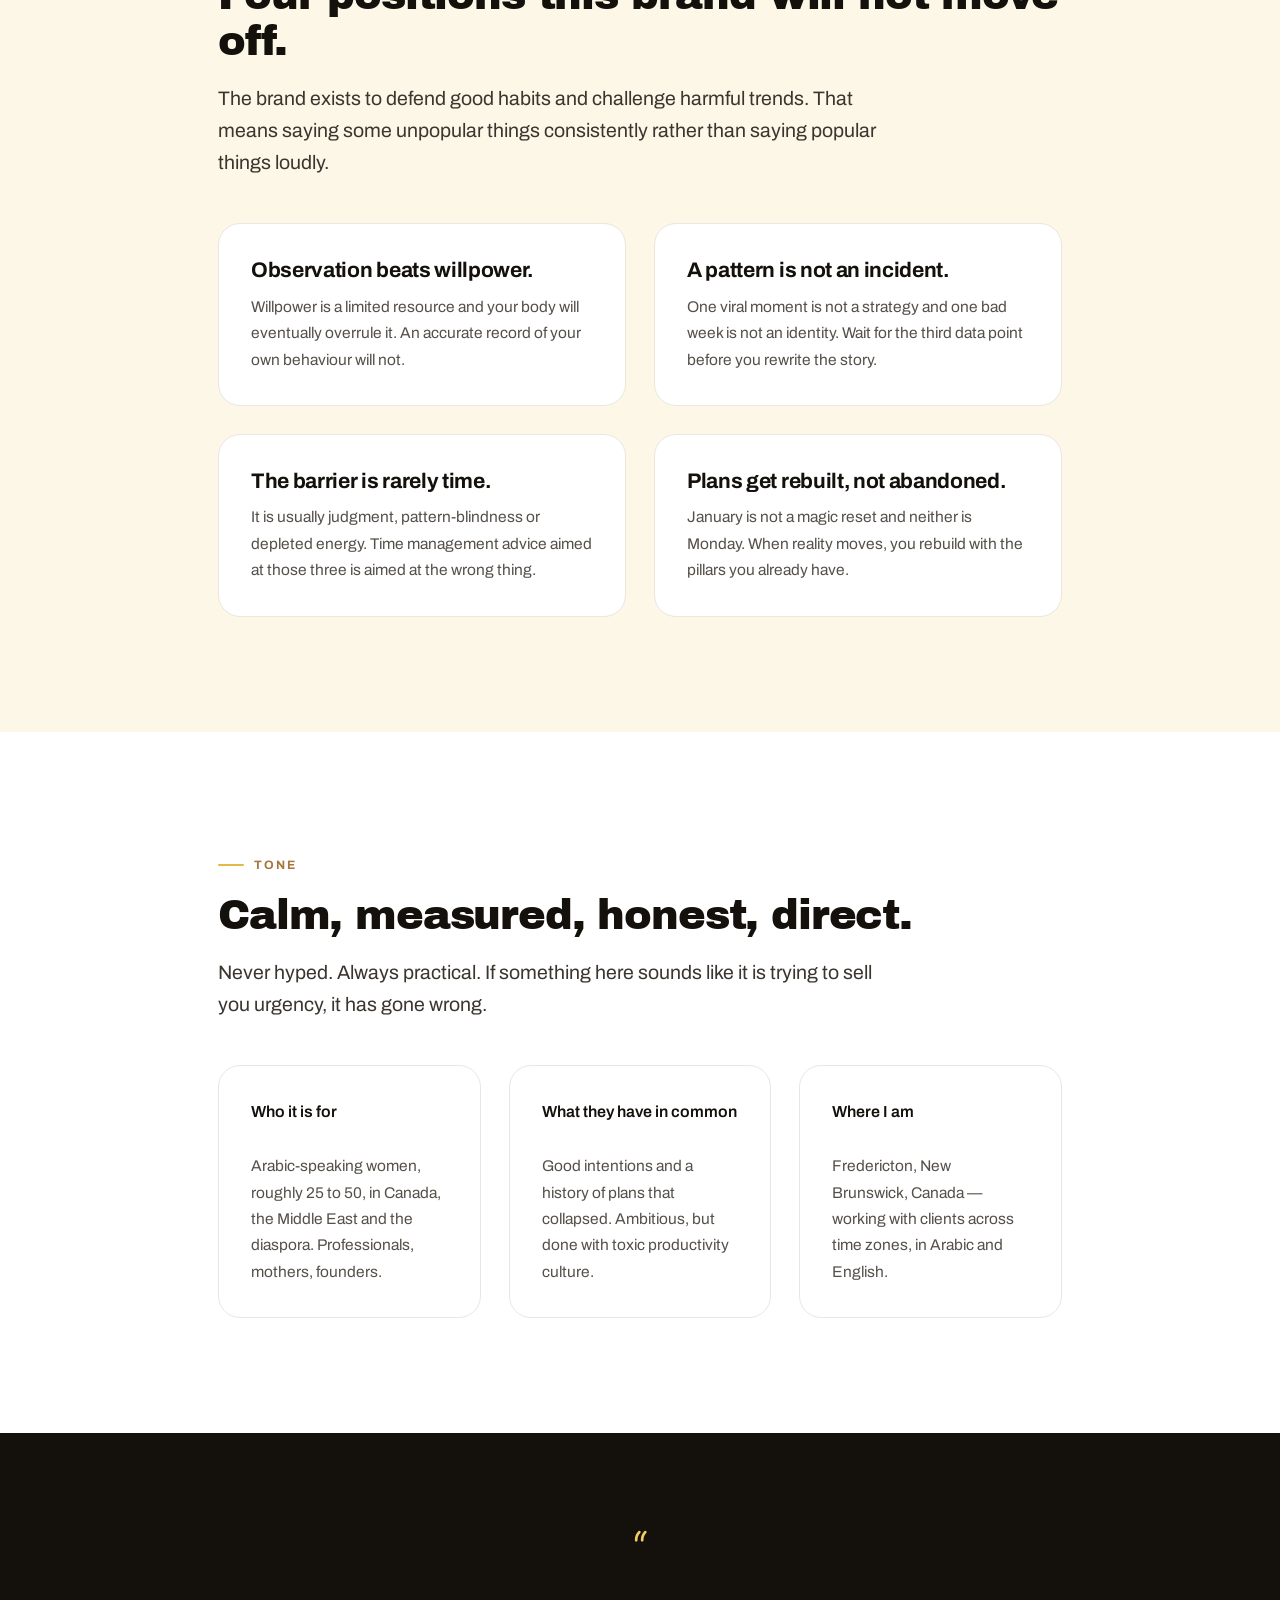
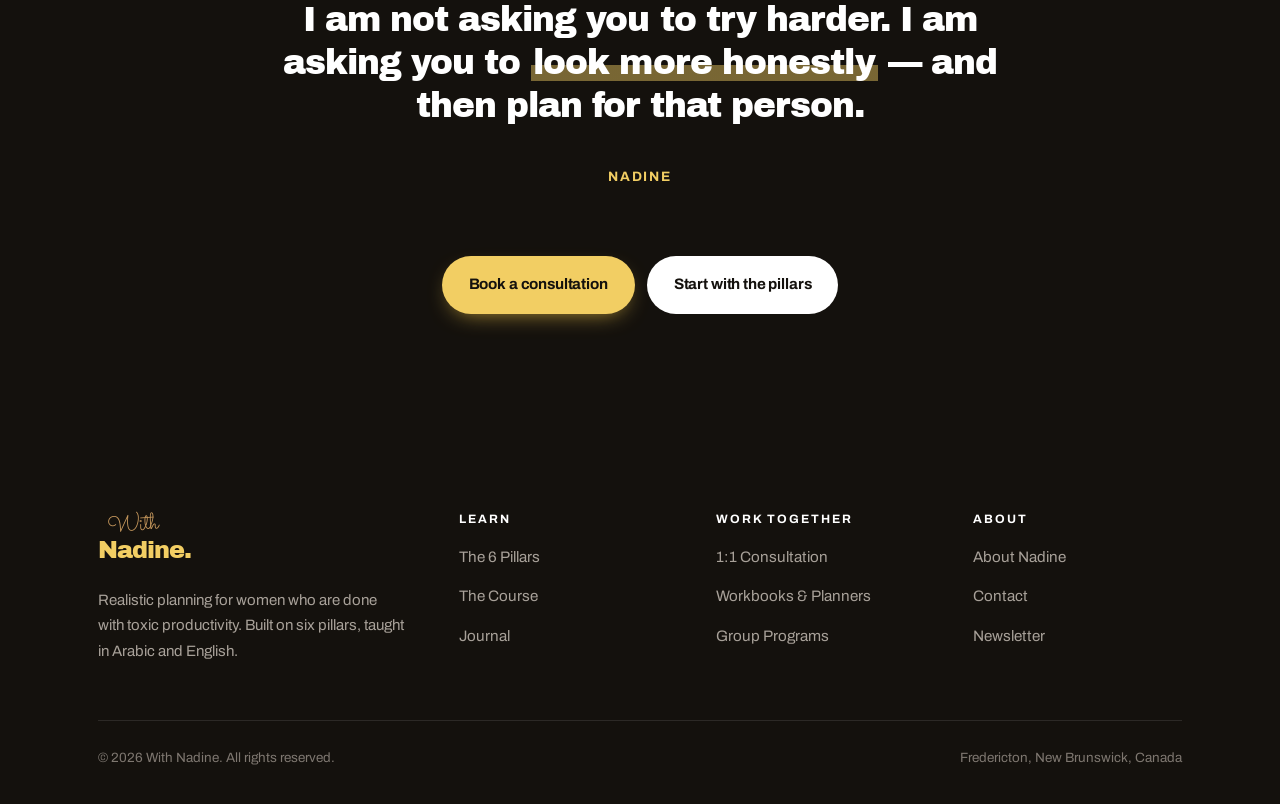
<file: about.html>
<!doctype html>
<html lang="en" dir="ltr">
<head>
<meta charset="utf-8">
<meta name="viewport" content="width=device-width, initial-scale=1">
<title>About Nadine — With Nadine</title>
<meta name="description" content="Fifteen years in banking operations and process mapping, over a hundred books on self-development, and one framework for planning that works with reality instead of against it.">
<meta name="theme-color" content="#FFFFFF">
<meta property="og:title" content="About Nadine — With Nadine">
<meta property="og:description" content="Fifteen years in banking operations and process mapping, over a hundred books on self-development, and one framework for planning that works with reality instead of against it.">
<meta property="og:type" content="website">
<meta property="og:locale" content="en_CA">
<meta property="og:locale:alternate" content="ar_AR">
<link rel="icon" href="data:image/svg+xml,%3Csvg xmlns='http://www.w3.org/2000/svg' viewBox='0 0 64 64'%3E%3Crect width='64' height='64' rx='14' fill='%23F2CE63'/%3E%3Cpath d='M16 46V18h7.6l12.2 17.4V18H43v28h-7.4L23.2 28.4V46z' fill='%2314110D'/%3E%3C/svg%3E">
<link rel="preconnect" href="https://fonts.googleapis.com">
<link rel="preconnect" href="https://fonts.gstatic.com" crossorigin>
<link rel="stylesheet" href="https://fonts.googleapis.com/css2?family=Archivo+Black&family=Archivo:wght@400;500;600;700&family=Sacramento&family=Noto+Kufi+Arabic:wght@400;500;700&family=IBM+Plex+Sans+Arabic:wght@400;500;600;700&display=swap">
<link rel="stylesheet" href="assets/css/style.css">
<script>document.documentElement.className += " js";</script>
</head>
<body>
<a class="skip" href="#main"><span data-lang="en">Skip to content</span><span data-lang="ar">تخطّي إلى المحتوى</span></a>
<div class="topbar"><span data-lang="en">1:1 consultations are open — <b>15 spots each month</b>.</span><span data-lang="ar">الاستشارات الفردية متاحة — <b>١٥ مقعداً شهرياً</b>.</span></div>
<header class="site-header">
  <div class="wrap nav">
    <a class="logo " href="index.html" aria-label="With Nadine — home"><span class="logo__script">With</span><span class="logo__name">Nadine.</span></a>
    <button class="burger" type="button" aria-expanded="false" aria-controls="nav-links" aria-label="Menu"><span></span></button>
    <nav class="nav__links" id="nav-links" aria-label="Main">
      <a class="nav__link" href="index.html"><span data-lang="en">Home</span><span data-lang="ar">الرئيسية</span></a>
      <a class="nav__link" href="about.html" aria-current="page"><span data-lang="en">About</span><span data-lang="ar">عن نادين</span></a>
      <a class="nav__link" href="pillars.html"><span data-lang="en">The 6 Pillars</span><span data-lang="ar">الركائز الست</span></a>
      <a class="nav__link" href="course.html"><span data-lang="en">Course</span><span data-lang="ar">الدورة</span></a>
      <a class="nav__link" href="work-with-me.html"><span data-lang="en">Work With Me</span><span data-lang="ar">اشتغلي معي</span></a>
      <a class="nav__link" href="journal.html"><span data-lang="en">Journal</span><span data-lang="ar">المدوّنة</span></a>
      <a class="nav__link" href="contact.html"><span data-lang="en">Contact</span><span data-lang="ar">تواصلي</span></a>
      <div class="nav__actions">
        <div class="lang" role="group" aria-label="Language / اللغة">
          <button type="button" data-set-lang="en" aria-pressed="true">EN</button>
          <button type="button" data-set-lang="ar" aria-pressed="false">ع</button>
        </div>
        <a class="btn btn--primary btn--sm" href="work-with-me.html#book"><span data-lang="en">Book a 1:1</span><span data-lang="ar">احجزي جلسة</span></a>
      </div>
    </nav>
  </div>
</header>
<main id="main">

<section class="pagehead">
  <div class="wrap">
    <p class="eyebrow"><span data-lang="en">About</span><span data-lang="ar">عن نادين</span></p>
    <h1 class="h1"><span data-lang="en">I am not the woman who figured planning out.</span><span data-lang="ar">أنا لست المرأة التي أتقنت التخطيط.</span></h1>
    <p class="lede"><span data-lang="en">I am the one who failed at it long enough, and in enough different ways, to stop blaming discipline and start looking at the data.</span><span data-lang="ar">أنا التي فشلت فيه طويلاً، وبطرق كثيرة مختلفة، حتى توقفت عن لوم الانضباط وبدأت أنظر في البيانات.</span></p>
  </div>
</section>

<section class="sec">
  <div class="wrap split">
    <div class="stack">
      <p class="eyebrow"><span data-lang="en">The short version</span><span data-lang="ar">النسخة المختصرة</span></p>
      <h2 class="h2"><span data-lang="en">Fifteen years of finding where systems quietly break.</span><span data-lang="ar">خمسة عشر عاماً في اكتشاف حيث تنكسر الأنظمة بهدوء.</span></h2>
      <p><span data-lang="en">I spent my career in banking operations, client escalation resolution and process mapping. That work sounds dry from the outside. In practice it is one question asked a thousand different ways: <em>where does this process actually fall apart, as opposed to where everyone assumes it does?</em></span><span data-lang="ar">أمضيت حياتي المهنية في عمليات البنوك، ومعالجة تصعيدات العملاء، ورسم مسارات العمل. يبدو هذا العمل جافاً من الخارج. لكنه عملياً سؤال واحد يُطرح بألف صيغة: <em>أين ينهار هذا المسار فعلاً، بخلاف حيث يفترض الجميع أنه ينهار؟</em></span></p>
      <p><span data-lang="en">Meanwhile, in my own life, I was doing the exact thing I would have flagged in a process review: building plans on assumptions I had never checked. I read more than a hundred books on self-development looking for the missing discipline. It was never discipline. It was that I had no honest record of what I actually did with my days.</span><span data-lang="ar">وفي الوقت نفسه، كنت في حياتي الشخصية أفعل بالضبط ما كنت سأشير إليه في أي مراجعة عمليات: أبني خططاً على افتراضات لم أتحقق منها قط. قرأت أكثر من مئة كتاب في التطوير الذاتي بحثاً عن الانضباط الغائب. لم يكن الانضباط قط. كانت المشكلة أنني لم أملك سجلاً صادقاً لما أفعله بأيامي.</span></p>
      <p><span data-lang="en">The six pillars came out of closing that gap &mdash; first for myself, then in Arabic, for women who were being told the same thing I had been told: that if the plan failed, they had not wanted it enough.</span><span data-lang="ar">وُلدت الركائز الست من ردم تلك الفجوة &mdash; لنفسي أولاً، ثم بالعربية، لنساء كان يُقال لهنّ ما قيل لي: إن فشلت الخطة فلأنكِ لم تُرِديها بما يكفي.</span></p>
    </div>
    <div class="card card--flat">
      <p class="h4"><span data-lang="en">The facts</span><span data-lang="ar">الوقائع</span></p>
      <div class="steps" style="margin-top:18px">
        <div class="step"><div class="step__num">15+</div><div><p class="h3 step__t"><span data-lang="en">years in operations</span><span data-lang="ar">سنة في العمليات</span></p><p class="card__body"><span data-lang="en">Banking operations, client escalations and process mapping.</span><span data-lang="ar">عمليات بنكية، وتصعيدات العملاء، ورسم مسارات العمل.</span></p></div></div>
        <div class="step"><div class="step__num">100+</div><div><p class="h3 step__t"><span data-lang="en">books read</span><span data-lang="ar">كتاب مقروء</span></p><p class="card__body"><span data-lang="en">Self-development and planning, most of which did not work.</span><span data-lang="ar">في التطوير الذاتي والتخطيط، وأغلبها لم ينفع.</span></p></div></div>
        <div class="step"><div class="step__num">2</div><div><p class="h3 step__t"><span data-lang="en">working languages</span><span data-lang="ar">لغتا عمل</span></p><p class="card__body"><span data-lang="en">Levantine Arabic and English, used interchangeably.</span><span data-lang="ar">العربية الشامية والإنجليزية، تُستخدمان بالتبادل.</span></p></div></div>
        <div class="step"><div class="step__num">1</div><div><p class="h3 step__t"><span data-lang="en">framework</span><span data-lang="ar">إطار واحد</span></p><p class="card__body"><span data-lang="en">Six pillars, built to be run again and again.</span><span data-lang="ar">ست ركائز، مصمّمة لتُدار مراراً وتكراراً.</span></p></div></div>
      </div>
    </div>
  </div>
</section>

<section class="sec sec--wash">
  <div class="wrap wrap--mid">
    <p class="eyebrow"><span data-lang="en">What I believe</span><span data-lang="ar">ما أؤمن به</span></p>
    <h2 class="h2"><span data-lang="en">Four positions this brand will not move off.</span><span data-lang="ar">أربعة مواقف لن تتزحزح عنها هذه العلامة.</span></h2>
    <p class="lede" style="margin-top:18px"><span data-lang="en">The brand exists to defend good habits and challenge harmful trends. That means saying some unpopular things consistently rather than saying popular things loudly.</span><span data-lang="ar">وُجدت هذه العلامة للدفاع عن العادات الجيدة وتحدّي الموضات المؤذية. وهذا يعني قول أشياء غير رائجة باستمرار، بدل قول الأشياء الرائجة بصوت عالٍ.</span></p>
    <div class="grid grid--2 mt-l"><div class="card card--flat reveal"><h3 class="h3 card__title"><span data-lang="en">Observation beats willpower.</span><span data-lang="ar">الملاحظة تتفوّق على الإرادة.</span></h3><p class="card__body"><span data-lang="en">Willpower is a limited resource and your body will eventually overrule it. An accurate record of your own behaviour will not.</span><span data-lang="ar">الإرادة مورد محدود، وجسدك سينقضها في النهاية. أما السجل الدقيق لسلوكك فلن ينقضه شيء.</span></p></div><div class="card card--flat reveal"><h3 class="h3 card__title"><span data-lang="en">A pattern is not an incident.</span><span data-lang="ar">النمط ليس حادثة.</span></h3><p class="card__body"><span data-lang="en">One viral moment is not a strategy and one bad week is not an identity. Wait for the third data point before you rewrite the story.</span><span data-lang="ar">لحظة انتشار واحدة ليست استراتيجية، وأسبوع سيئ واحد ليس هوية. انتظري النقطة الثالثة قبل أن تعيدي كتابة القصة.</span></p></div><div class="card card--flat reveal"><h3 class="h3 card__title"><span data-lang="en">The barrier is rarely time.</span><span data-lang="ar">العائق نادراً ما يكون الوقت.</span></h3><p class="card__body"><span data-lang="en">It is usually judgment, pattern-blindness or depleted energy. Time management advice aimed at those three is aimed at the wrong thing.</span><span data-lang="ar">غالباً هو الحكم، أو العمى عن الأنماط، أو استنزاف الطاقة. ونصائح إدارة الوقت الموجّهة لهذه الثلاثة موجّهة للهدف الخطأ.</span></p></div><div class="card card--flat reveal"><h3 class="h3 card__title"><span data-lang="en">Plans get rebuilt, not abandoned.</span><span data-lang="ar">الخطط تُعاد لا تُهجَر.</span></h3><p class="card__body"><span data-lang="en">January is not a magic reset and neither is Monday. When reality moves, you rebuild with the pillars you already have.</span><span data-lang="ar">يناير ليس إعادة ضبط سحرية، ولا الاثنين كذلك. حين يتغيّر الواقع، تعيدين البناء بالركائز التي تملكينها أصلاً.</span></p></div></div>
  </div>
</section>

<section class="sec">
  <div class="wrap wrap--mid">
    <p class="eyebrow"><span data-lang="en">Tone</span><span data-lang="ar">النبرة</span></p>
    <h2 class="h2"><span data-lang="en">Calm, measured, honest, direct.</span><span data-lang="ar">هادئة، متزنة، صادقة، ومباشرة.</span></h2>
    <p class="lede" style="margin-top:18px"><span data-lang="en">Never hyped. Always practical. If something here sounds like it is trying to sell you urgency, it has gone wrong.</span><span data-lang="ar">بلا مبالغة أبداً. وعملية دائماً. إن بدا لك أن شيئاً هنا يحاول بيعك الاستعجال، فقد أخطأ الطريق.</span></p>
    <div class="grid grid--3 mt-l"><div class="card card--flat"><p class="h4"><span data-lang="en">Who it is for</span><span data-lang="ar">لمن هي</span></p><p class="card__body" style="margin-top:10px"><span data-lang="en">Arabic-speaking women, roughly 25 to 50, in Canada, the Middle East and the diaspora. Professionals, mothers, founders.</span><span data-lang="ar">نساء ناطقات بالعربية، من ٢٥ إلى ٥٠ تقريباً، في كندا والشرق الأوسط والمهجر. مهنيات وأمهات ومؤسِّسات.</span></p></div><div class="card card--flat"><p class="h4"><span data-lang="en">What they have in common</span><span data-lang="ar">ما يجمعهنّ</span></p><p class="card__body" style="margin-top:10px"><span data-lang="en">Good intentions and a history of plans that collapsed. Ambitious, but done with toxic productivity culture.</span><span data-lang="ar">نوايا طيبة وتاريخ من خطط انهارت. طموحات، لكنهن انتهين من ثقافة الإنتاجية السامة.</span></p></div><div class="card card--flat"><p class="h4"><span data-lang="en">Where I am</span><span data-lang="ar">أين أنا</span></p><p class="card__body" style="margin-top:10px"><span data-lang="en">Fredericton, New Brunswick, Canada &mdash; working with clients across time zones, in Arabic and English.</span><span data-lang="ar">فريدريكتون، نيو برونزويك، كندا &mdash; أعمل مع عميلات عبر مناطق زمنية مختلفة، بالعربية والإنجليزية.</span></p></div></div>
  </div>
</section>

<section class="sec sec--ink">
  <div class="wrap">
    <div class="quote">
      <span class="quote__mark">&ldquo;</span>
      <p class="quote__text"><span data-lang="en">I am not asking you to try harder. I am asking you to <mark class="hl">look more honestly</mark> &mdash; and then plan for that person.</span><span data-lang="ar">أنا لا أطلب منك أن تجتهدي أكثر. أطلب منك أن <mark class="hl">تنظري بصدق أكبر</mark> &mdash; ثم تخطّطي لتلك الإنسانة.</span></p>
      <p class="quote__by"><span data-lang="en">Nadine</span><span data-lang="ar">نادين</span></p>
    </div>
    <div class="btn-row center mt-xl" style="justify-content:center">
      <a class="btn btn--primary" href="work-with-me.html#book"><span data-lang="en">Book a consultation</span><span data-lang="ar">احجزي استشارة</span></a>
      <a class="btn btn--light" href="pillars.html"><span data-lang="en">Start with the pillars</span><span data-lang="ar">ابدئي بالركائز</span></a>
    </div>
  </div>
</section>
</main>
<footer class="site-footer">
  <div class="wrap">
    <div class="foot__grid">
      <div>
        <a class="logo " href="index.html" aria-label="With Nadine — home"><span class="logo__script">With</span><span class="logo__name">Nadine.</span></a>
        <p class="foot__about"><span data-lang="en">Realistic planning for women who are done with toxic productivity. Built on six pillars, taught in Arabic and English.</span><span data-lang="ar">تخطيط واقعي للنساء اللواتي تعبن من ثقافة الإنتاجية السامة. مبني على ست ركائز، ويُدرَّس بالعربية والإنجليزية.</span></p>
      </div>
      <div><h2 class="foot__h"><span data-lang="en">Learn</span><span data-lang="ar">تعلّمي</span></h2><ul class="foot__list"><li><a href="pillars.html"><span data-lang="en">The 6 Pillars</span><span data-lang="ar">الركائز الست</span></a></li><li><a href="course.html"><span data-lang="en">The Course</span><span data-lang="ar">الدورة</span></a></li><li><a href="journal.html"><span data-lang="en">Journal</span><span data-lang="ar">المدوّنة</span></a></li></ul></div>
      <div><h2 class="foot__h"><span data-lang="en">Work together</span><span data-lang="ar">اشتغلي معي</span></h2><ul class="foot__list"><li><a href="work-with-me.html#book"><span data-lang="en">1:1 Consultation</span><span data-lang="ar">استشارة فردية</span></a></li><li><a href="work-with-me.html#products"><span data-lang="en">Workbooks &amp; Planners</span><span data-lang="ar">كتيّبات ومخططات</span></a></li><li><a href="work-with-me.html#groups"><span data-lang="en">Group Programs</span><span data-lang="ar">البرامج الجماعية</span></a></li></ul></div>
      <div><h2 class="foot__h"><span data-lang="en">About</span><span data-lang="ar">عن</span></h2><ul class="foot__list"><li><a href="about.html"><span data-lang="en">About Nadine</span><span data-lang="ar">عن نادين</span></a></li><li><a href="contact.html"><span data-lang="en">Contact</span><span data-lang="ar">تواصلي</span></a></li><li><a href="index.html#newsletter"><span data-lang="en">Newsletter</span><span data-lang="ar">النشرة البريدية</span></a></li></ul></div>
    </div>
    <div class="foot__bottom">
      <span>&copy; <span data-year>2026</span> With Nadine. <span data-lang="en">All rights reserved.</span><span data-lang="ar">جميع الحقوق محفوظة.</span></span>
      <span><span data-lang="en">Fredericton, New Brunswick, Canada</span><span data-lang="ar">فريدريكتون، نيو برونزويك، كندا</span></span>
    </div>
  </div>
</footer>
<script src="assets/js/main.js"></script>
</body>
</html>
</file>
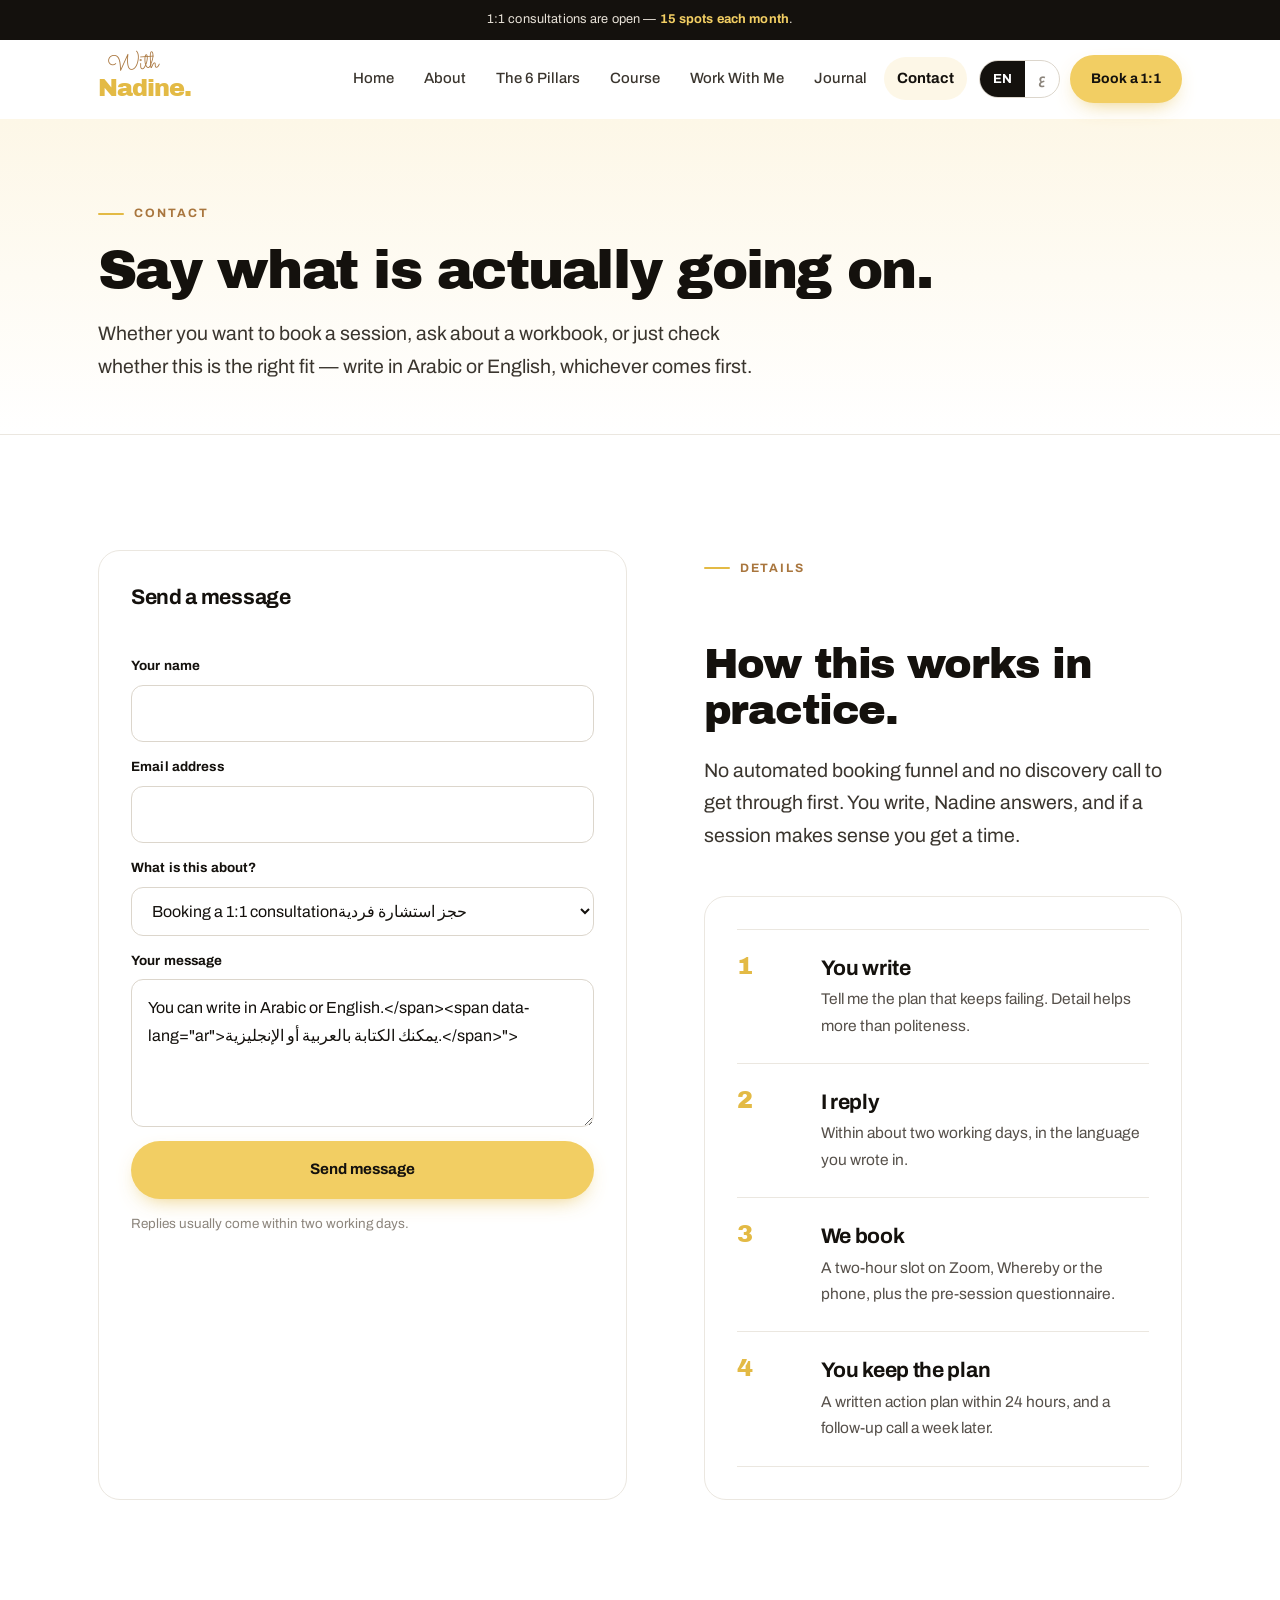
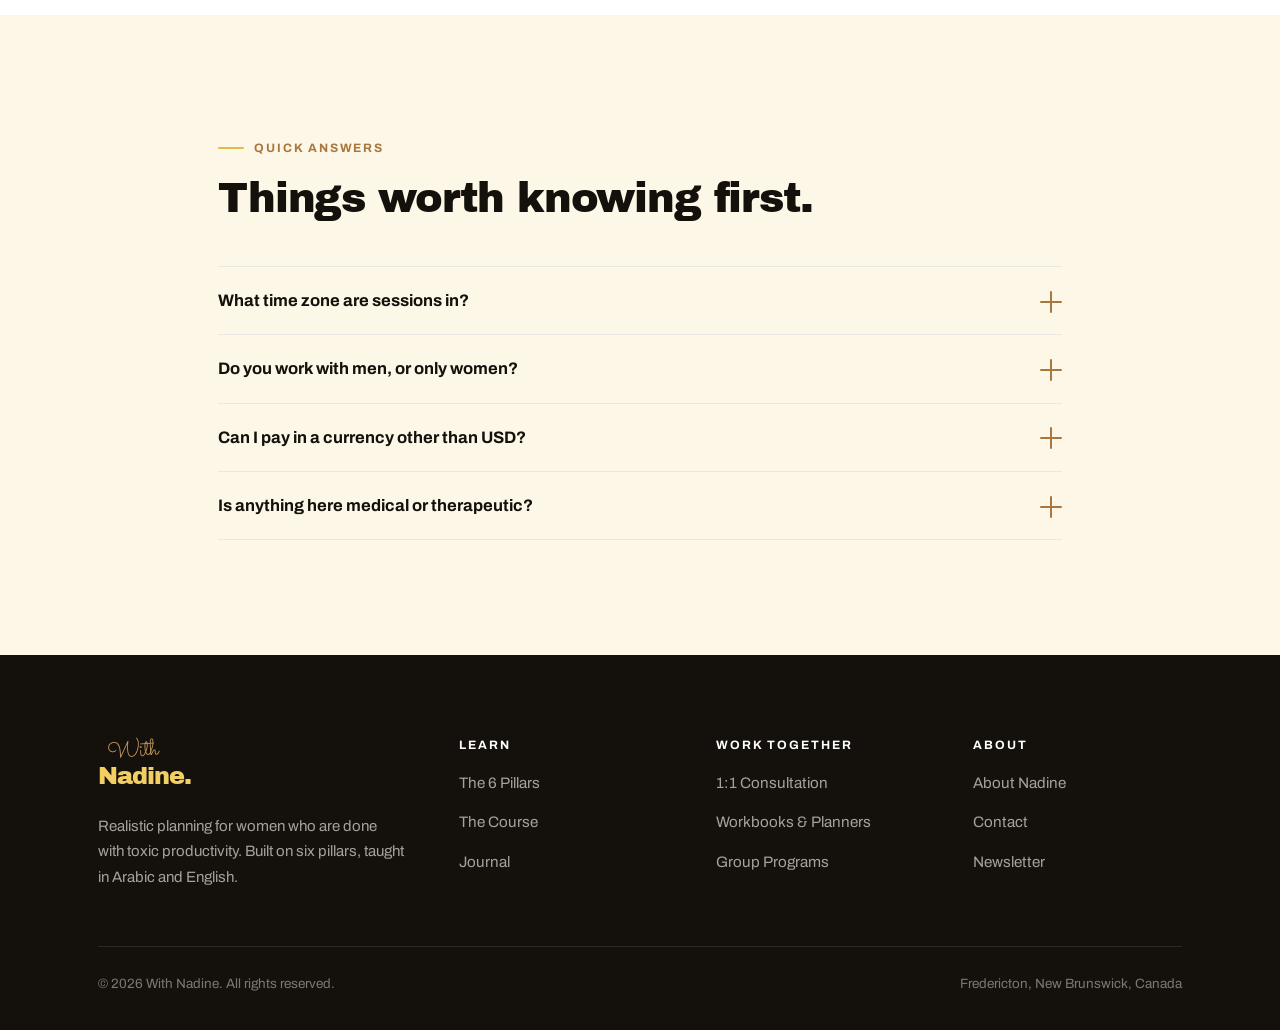
<file: contact.html>
<!doctype html>
<html lang="en" dir="ltr">
<head>
<meta charset="utf-8">
<meta name="viewport" content="width=device-width, initial-scale=1">
<title>Contact — With Nadine</title>
<meta name="description" content="Book a 1:1 consultation, ask about a workbook, or join the group programs waiting list. Write in Arabic or English.">
<meta name="theme-color" content="#FFFFFF">
<meta property="og:title" content="Contact — With Nadine">
<meta property="og:description" content="Book a 1:1 consultation, ask about a workbook, or join the group programs waiting list. Write in Arabic or English.">
<meta property="og:type" content="website">
<meta property="og:locale" content="en_CA">
<meta property="og:locale:alternate" content="ar_AR">
<link rel="icon" href="data:image/svg+xml,%3Csvg xmlns='http://www.w3.org/2000/svg' viewBox='0 0 64 64'%3E%3Crect width='64' height='64' rx='14' fill='%23F2CE63'/%3E%3Cpath d='M16 46V18h7.6l12.2 17.4V18H43v28h-7.4L23.2 28.4V46z' fill='%2314110D'/%3E%3C/svg%3E">
<link rel="preconnect" href="https://fonts.googleapis.com">
<link rel="preconnect" href="https://fonts.gstatic.com" crossorigin>
<link rel="stylesheet" href="https://fonts.googleapis.com/css2?family=Archivo+Black&family=Archivo:wght@400;500;600;700&family=Sacramento&family=Noto+Kufi+Arabic:wght@400;500;700&family=IBM+Plex+Sans+Arabic:wght@400;500;600;700&display=swap">
<link rel="stylesheet" href="assets/css/style.css">
<script>document.documentElement.className += " js";</script>
</head>
<body>
<a class="skip" href="#main"><span data-lang="en">Skip to content</span><span data-lang="ar">تخطّي إلى المحتوى</span></a>
<div class="topbar"><span data-lang="en">1:1 consultations are open — <b>15 spots each month</b>.</span><span data-lang="ar">الاستشارات الفردية متاحة — <b>١٥ مقعداً شهرياً</b>.</span></div>
<header class="site-header">
  <div class="wrap nav">
    <a class="logo " href="index.html" aria-label="With Nadine — home"><span class="logo__script">With</span><span class="logo__name">Nadine.</span></a>
    <button class="burger" type="button" aria-expanded="false" aria-controls="nav-links" aria-label="Menu"><span></span></button>
    <nav class="nav__links" id="nav-links" aria-label="Main">
      <a class="nav__link" href="index.html"><span data-lang="en">Home</span><span data-lang="ar">الرئيسية</span></a>
      <a class="nav__link" href="about.html"><span data-lang="en">About</span><span data-lang="ar">عن نادين</span></a>
      <a class="nav__link" href="pillars.html"><span data-lang="en">The 6 Pillars</span><span data-lang="ar">الركائز الست</span></a>
      <a class="nav__link" href="course.html"><span data-lang="en">Course</span><span data-lang="ar">الدورة</span></a>
      <a class="nav__link" href="work-with-me.html"><span data-lang="en">Work With Me</span><span data-lang="ar">اشتغلي معي</span></a>
      <a class="nav__link" href="journal.html"><span data-lang="en">Journal</span><span data-lang="ar">المدوّنة</span></a>
      <a class="nav__link" href="contact.html" aria-current="page"><span data-lang="en">Contact</span><span data-lang="ar">تواصلي</span></a>
      <div class="nav__actions">
        <div class="lang" role="group" aria-label="Language / اللغة">
          <button type="button" data-set-lang="en" aria-pressed="true">EN</button>
          <button type="button" data-set-lang="ar" aria-pressed="false">ع</button>
        </div>
        <a class="btn btn--primary btn--sm" href="work-with-me.html#book"><span data-lang="en">Book a 1:1</span><span data-lang="ar">احجزي جلسة</span></a>
      </div>
    </nav>
  </div>
</header>
<main id="main">

<section class="pagehead">
  <div class="wrap">
    <p class="eyebrow"><span data-lang="en">Contact</span><span data-lang="ar">تواصلي</span></p>
    <h1 class="h1"><span data-lang="en">Say what is actually going on.</span><span data-lang="ar">احكي ما يجري فعلاً.</span></h1>
    <p class="lede"><span data-lang="en">Whether you want to book a session, ask about a workbook, or just check whether this is the right fit — write in Arabic or English, whichever comes first.</span><span data-lang="ar">سواء أردت حجز جلسة، أو السؤال عن كتيّب، أو حتى التأكّد إن كان هذا مناسباً لك — اكتبي بالعربية أو الإنجليزية، بأيّهما يسبق إلى ذهنك.</span></p>
  </div>
</section>

<section class="sec" id="booking">
  <div class="wrap split" style="align-items:start">
    <div class="card">
      <h2 class="h3"><span data-lang="en">Send a message</span><span data-lang="ar">أرسلي رسالة</span></h2>
      <form class="form mt-l" data-wn-form novalidate>
        <div class="field">
          <label for="c-name"><span data-lang="en">Your name</span><span data-lang="ar">اسمك</span></label>
          <input id="c-name" name="name" type="text" autocomplete="name" required>
        </div>
        <div class="field">
          <label for="c-email"><span data-lang="en">Email address</span><span data-lang="ar">البريد الإلكتروني</span></label>
          <input id="c-email" name="email" type="email" autocomplete="email" required>
        </div>
        <div class="field">
          <label for="c-topic"><span data-lang="en">What is this about?</span><span data-lang="ar">ما موضوع رسالتك؟</span></label>
          <select id="c-topic" name="topic">
            <option><span data-lang="en">Booking a 1:1 consultation</span><span data-lang="ar">حجز استشارة فردية</span></option>
            <option><span data-lang="en">A workbook, checklist or planner</span><span data-lang="ar">كتيّب أو قائمة أو مخطط</span></option>
            <option><span data-lang="en">The group programs waiting list</span><span data-lang="ar">قائمة انتظار البرامج الجماعية</span></option>
            <option><span data-lang="en">Something else</span><span data-lang="ar">شيء آخر</span></option>
          </select>
        </div>
        <div class="field">
          <label for="c-msg"><span data-lang="en">Your message</span><span data-lang="ar">رسالتك</span></label>
          <textarea id="c-msg" name="message" required placeholder="<span data-lang="en">You can write in Arabic or English.</span><span data-lang="ar">يمكنك الكتابة بالعربية أو الإنجليزية.</span>"></textarea>
        </div>
        <button class="btn btn--primary" type="submit"><span data-lang="en">Send message</span><span data-lang="ar">إرسال</span></button>
        <p class="form__note"><span data-lang="en">Replies usually come within two working days.</span><span data-lang="ar">عادةً يصل الرد خلال يومَي عمل.</span></p>
        <p class="form__msg" role="status" tabindex="-1" hidden></p>
      </form>
    </div>
    <div class="stack">
      <p class="eyebrow"><span data-lang="en">Details</span><span data-lang="ar">تفاصيل</span></p>
      <h2 class="h2"><span data-lang="en">How this works in practice.</span><span data-lang="ar">كيف يسير الأمر عملياً.</span></h2>
      <p class="lede"><span data-lang="en">No automated booking funnel and no discovery call to get through first. You write, Nadine answers, and if a session makes sense you get a time.</span><span data-lang="ar">لا قمع حجز آلي، ولا مكالمة تعارف عليك اجتيازها أولاً. تكتبين، وتردّ نادين، وإن كانت الجلسة مناسبة تحصلين على موعد.</span></p>
      <div class="card card--flat mt-l">
        <div class="steps"><div class="step"><div class="step__num">1</div><div><p class="h3 step__t"><span data-lang="en">You write</span><span data-lang="ar">تكتبين</span></p><p class="card__body"><span data-lang="en">Tell me the plan that keeps failing. Detail helps more than politeness.</span><span data-lang="ar">احكي لي عن الخطة التي تفشل باستمرار. التفاصيل تنفع أكثر من التهذيب.</span></p></div></div><div class="step"><div class="step__num">2</div><div><p class="h3 step__t"><span data-lang="en">I reply</span><span data-lang="ar">أردّ</span></p><p class="card__body"><span data-lang="en">Within about two working days, in the language you wrote in.</span><span data-lang="ar">خلال يومَي عمل تقريباً، وباللغة التي كتبت بها.</span></p></div></div><div class="step"><div class="step__num">3</div><div><p class="h3 step__t"><span data-lang="en">We book</span><span data-lang="ar">نحجز</span></p><p class="card__body"><span data-lang="en">A two-hour slot on Zoom, Whereby or the phone, plus the pre-session questionnaire.</span><span data-lang="ar">موعد ساعتين عبر زووم أو Whereby أو الهاتف، مع استبيان ما قبل الجلسة.</span></p></div></div><div class="step"><div class="step__num">4</div><div><p class="h3 step__t"><span data-lang="en">You keep the plan</span><span data-lang="ar">تحتفظين بالخطة</span></p><p class="card__body"><span data-lang="en">A written action plan within 24 hours, and a follow-up call a week later.</span><span data-lang="ar">خطة عمل مكتوبة خلال ٢٤ ساعة، ومكالمة متابعة بعد أسبوع.</span></p></div></div></div>
      </div>
    </div>
  </div>
</section>

<section class="sec sec--wash">
  <div class="wrap wrap--mid">
    <p class="eyebrow"><span data-lang="en">Quick answers</span><span data-lang="ar">إجابات سريعة</span></p>
    <h2 class="h2"><span data-lang="en">Things worth knowing first.</span><span data-lang="ar">أمور يُستحسن معرفتها أولاً.</span></h2>
    <div class="faq mt-l"><div class="faq__item">
  <button class="faq__q" type="button" data-accordion aria-expanded="false" aria-controls="faq-0">
    <span><span data-lang="en">What time zone are sessions in?</span><span data-lang="ar">بأي توقيت تُعقد الجلسات؟</span></span><span class="faq__sign" aria-hidden="true"></span>
  </button>
  <div class="faq__panel" id="faq-0"><div class="faq__inner"><div class="faq__a"><span data-lang="en">Nadine is in Fredericton, New Brunswick (Atlantic time), and books across time zones for clients in the Middle East and the diaspora. Early mornings Atlantic usually work well for Gulf and Levant afternoons.</span><span data-lang="ar">نادين في فريدريكتون، نيو برونزويك (التوقيت الأطلسي)، وتحجز عبر مناطق زمنية مختلفة لعميلات في الشرق الأوسط والمهجر. عادةً ما تناسب ساعات الصباح الباكر بالتوقيت الأطلسي فترات ما بعد الظهر في الخليج والشام.</span></div></div></div>
</div><div class="faq__item">
  <button class="faq__q" type="button" data-accordion aria-expanded="false" aria-controls="faq-1">
    <span><span data-lang="en">Do you work with men, or only women?</span><span data-lang="ar">هل تعملين مع الرجال أم النساء فقط؟</span></span><span class="faq__sign" aria-hidden="true"></span>
  </button>
  <div class="faq__panel" id="faq-1"><div class="faq__inner"><div class="faq__a"><span data-lang="en">The content and the course are written for Arabic-speaking women, because that is who the examples and the language are built around. The framework itself is not gendered, and 1:1 enquiries are read on their own terms.</span><span data-lang="ar">المحتوى والدورة مكتوبان للنساء الناطقات بالعربية، لأن الأمثلة واللغة بُنيت حولهنّ. أما الإطار نفسه فليس مرتبطاً بالجنس، وتُقرأ طلبات الجلسات الفردية كلٌّ بحسب حالتها.</span></div></div></div>
</div><div class="faq__item">
  <button class="faq__q" type="button" data-accordion aria-expanded="false" aria-controls="faq-2">
    <span><span data-lang="en">Can I pay in a currency other than USD?</span><span data-lang="ar">هل يمكنني الدفع بعملة غير الدولار؟</span></span><span class="faq__sign" aria-hidden="true"></span>
  </button>
  <div class="faq__panel" id="faq-2"><div class="faq__inner"><div class="faq__a"><span data-lang="en">Pricing is listed in US dollars and payment is taken in USD, so what you pay locally depends on your bank's conversion. The price does not change by country.</span><span data-lang="ar">الأسعار مدرجة بالدولار الأمريكي والدفع يتم به، لذا يعتمد ما تدفعينه محلياً على سعر التحويل لدى بنكك. لا يتغيّر السعر باختلاف البلد.</span></div></div></div>
</div><div class="faq__item">
  <button class="faq__q" type="button" data-accordion aria-expanded="false" aria-controls="faq-3">
    <span><span data-lang="en">Is anything here medical or therapeutic?</span><span data-lang="ar">هل في هذا شيء طبي أو علاجي؟</span></span><span class="faq__sign" aria-hidden="true"></span>
  </button>
  <div class="faq__panel" id="faq-3"><div class="faq__inner"><div class="faq__a"><span data-lang="en">No. This is coaching in planning and life-skill integration, not therapy or medical advice. If what is in the way is health-related, the honest answer is that you need a clinician, not a planner.</span><span data-lang="ar">لا. هذا تدريب على التخطيط ودمج مهارات الحياة، وليس علاجاً نفسياً ولا استشارة طبية. وإن كان ما يعيقك متعلقاً بالصحة، فالجواب الصادق أنك تحتاجين إلى مختص طبي لا إلى مخطِّطة.</span></div></div></div>
</div></div>
  </div>
</section>
</main>
<footer class="site-footer">
  <div class="wrap">
    <div class="foot__grid">
      <div>
        <a class="logo " href="index.html" aria-label="With Nadine — home"><span class="logo__script">With</span><span class="logo__name">Nadine.</span></a>
        <p class="foot__about"><span data-lang="en">Realistic planning for women who are done with toxic productivity. Built on six pillars, taught in Arabic and English.</span><span data-lang="ar">تخطيط واقعي للنساء اللواتي تعبن من ثقافة الإنتاجية السامة. مبني على ست ركائز، ويُدرَّس بالعربية والإنجليزية.</span></p>
      </div>
      <div><h2 class="foot__h"><span data-lang="en">Learn</span><span data-lang="ar">تعلّمي</span></h2><ul class="foot__list"><li><a href="pillars.html"><span data-lang="en">The 6 Pillars</span><span data-lang="ar">الركائز الست</span></a></li><li><a href="course.html"><span data-lang="en">The Course</span><span data-lang="ar">الدورة</span></a></li><li><a href="journal.html"><span data-lang="en">Journal</span><span data-lang="ar">المدوّنة</span></a></li></ul></div>
      <div><h2 class="foot__h"><span data-lang="en">Work together</span><span data-lang="ar">اشتغلي معي</span></h2><ul class="foot__list"><li><a href="work-with-me.html#book"><span data-lang="en">1:1 Consultation</span><span data-lang="ar">استشارة فردية</span></a></li><li><a href="work-with-me.html#products"><span data-lang="en">Workbooks &amp; Planners</span><span data-lang="ar">كتيّبات ومخططات</span></a></li><li><a href="work-with-me.html#groups"><span data-lang="en">Group Programs</span><span data-lang="ar">البرامج الجماعية</span></a></li></ul></div>
      <div><h2 class="foot__h"><span data-lang="en">About</span><span data-lang="ar">عن</span></h2><ul class="foot__list"><li><a href="about.html"><span data-lang="en">About Nadine</span><span data-lang="ar">عن نادين</span></a></li><li><a href="contact.html"><span data-lang="en">Contact</span><span data-lang="ar">تواصلي</span></a></li><li><a href="index.html#newsletter"><span data-lang="en">Newsletter</span><span data-lang="ar">النشرة البريدية</span></a></li></ul></div>
    </div>
    <div class="foot__bottom">
      <span>&copy; <span data-year>2026</span> With Nadine. <span data-lang="en">All rights reserved.</span><span data-lang="ar">جميع الحقوق محفوظة.</span></span>
      <span><span data-lang="en">Fredericton, New Brunswick, Canada</span><span data-lang="ar">فريدريكتون، نيو برونزويك، كندا</span></span>
    </div>
  </div>
</footer>
<script src="assets/js/main.js"></script>
</body>
</html>
</file>
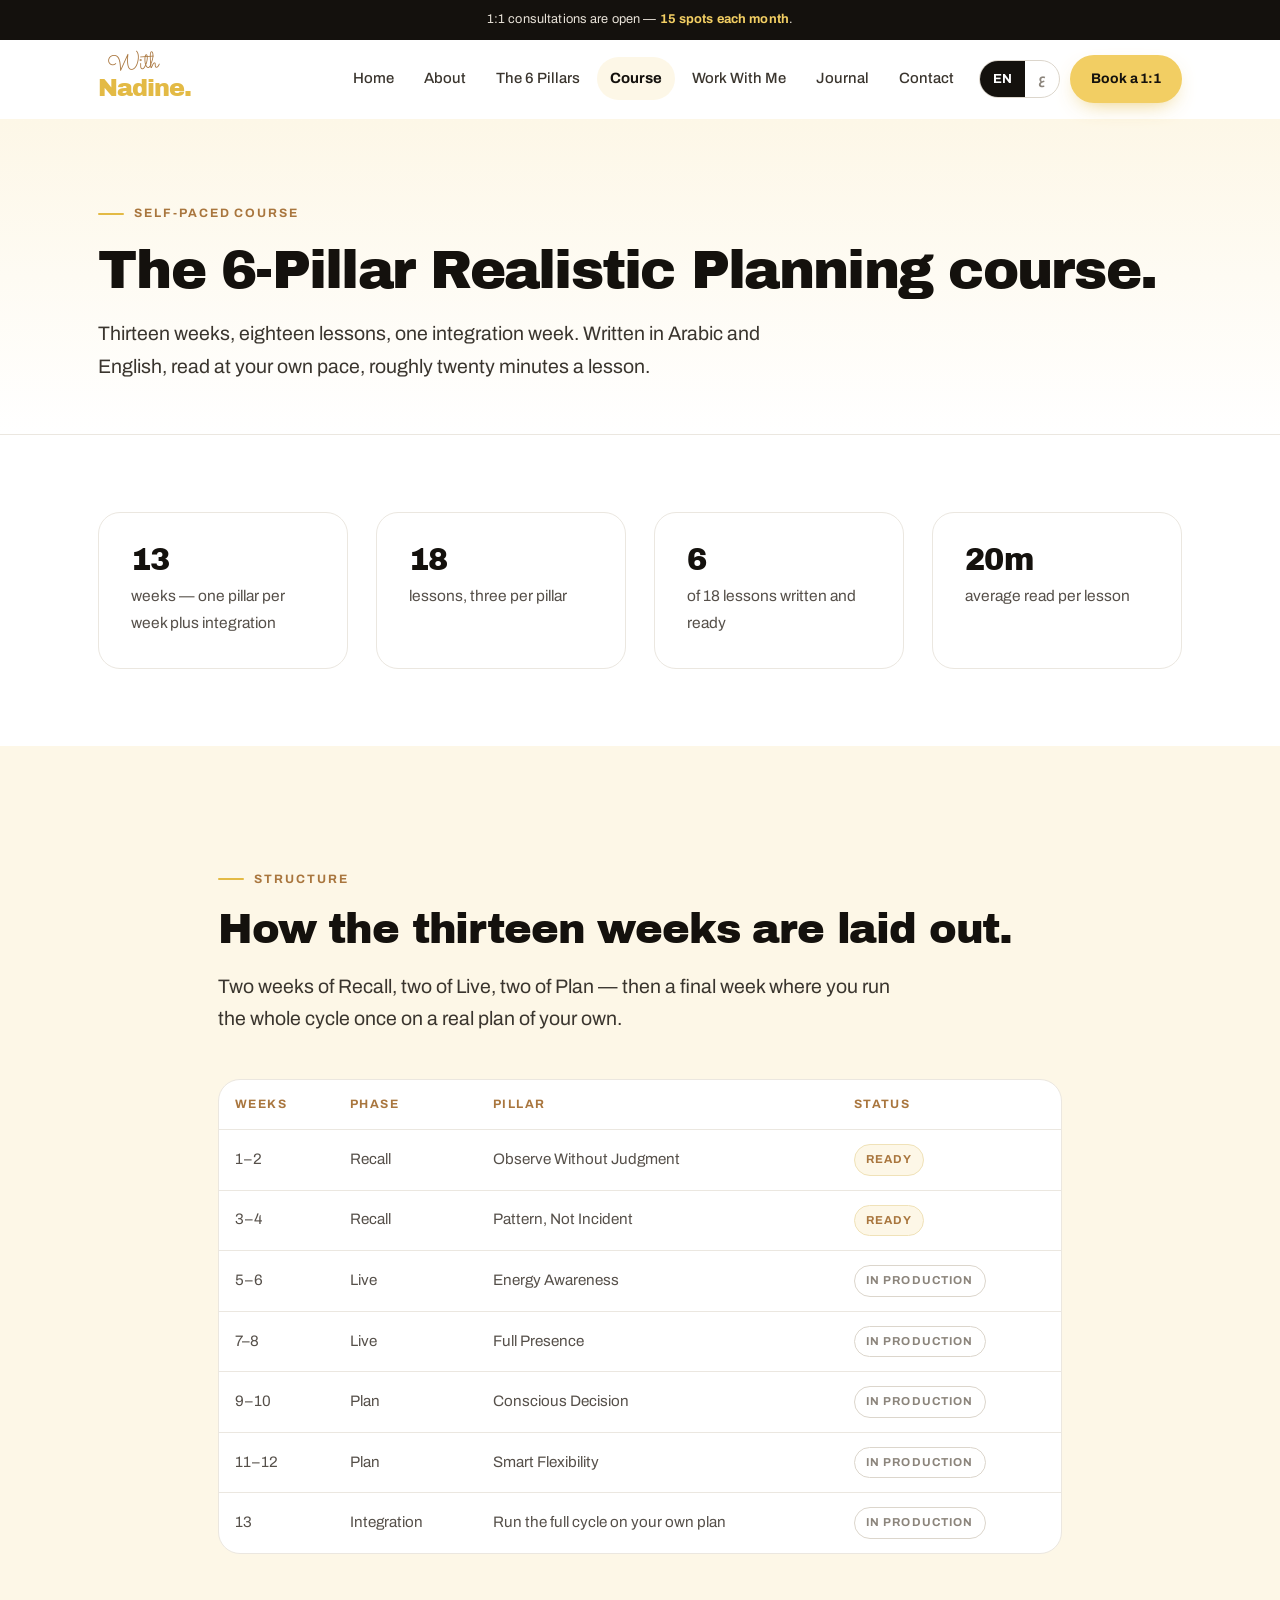
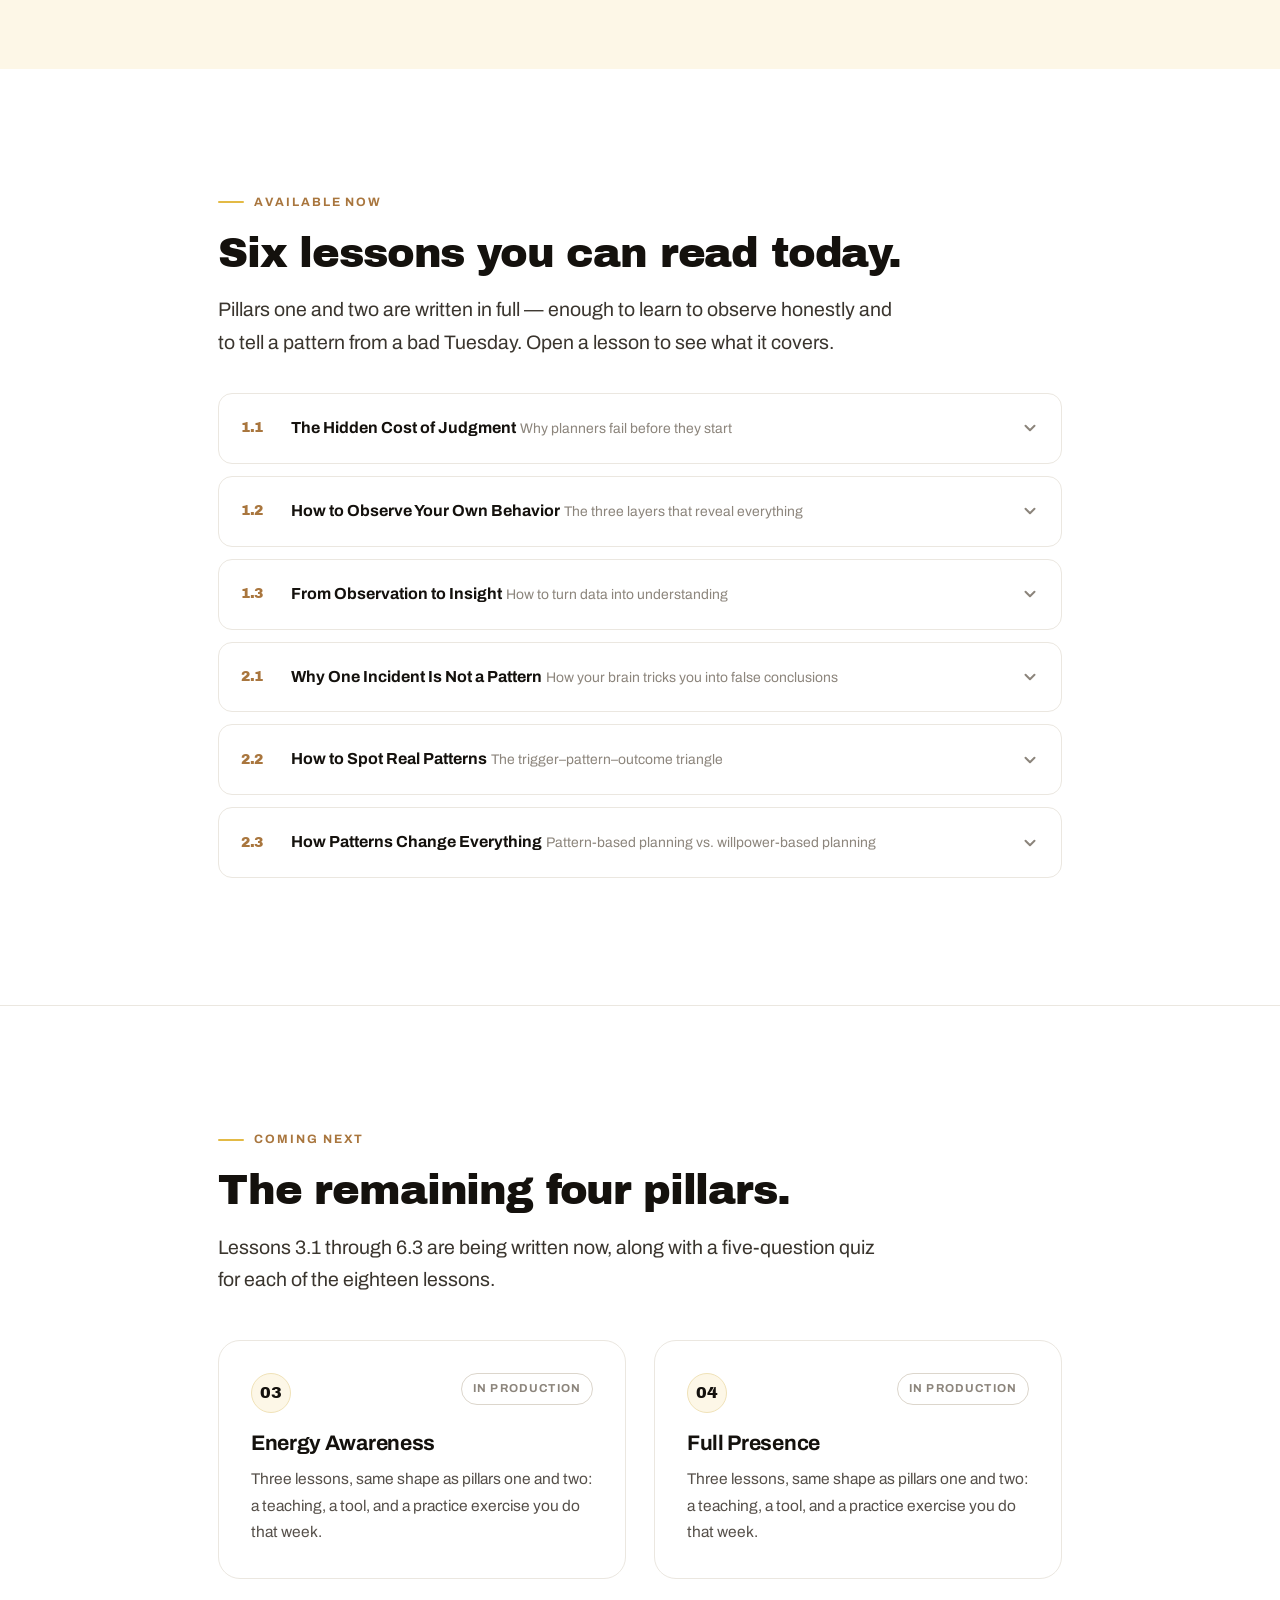
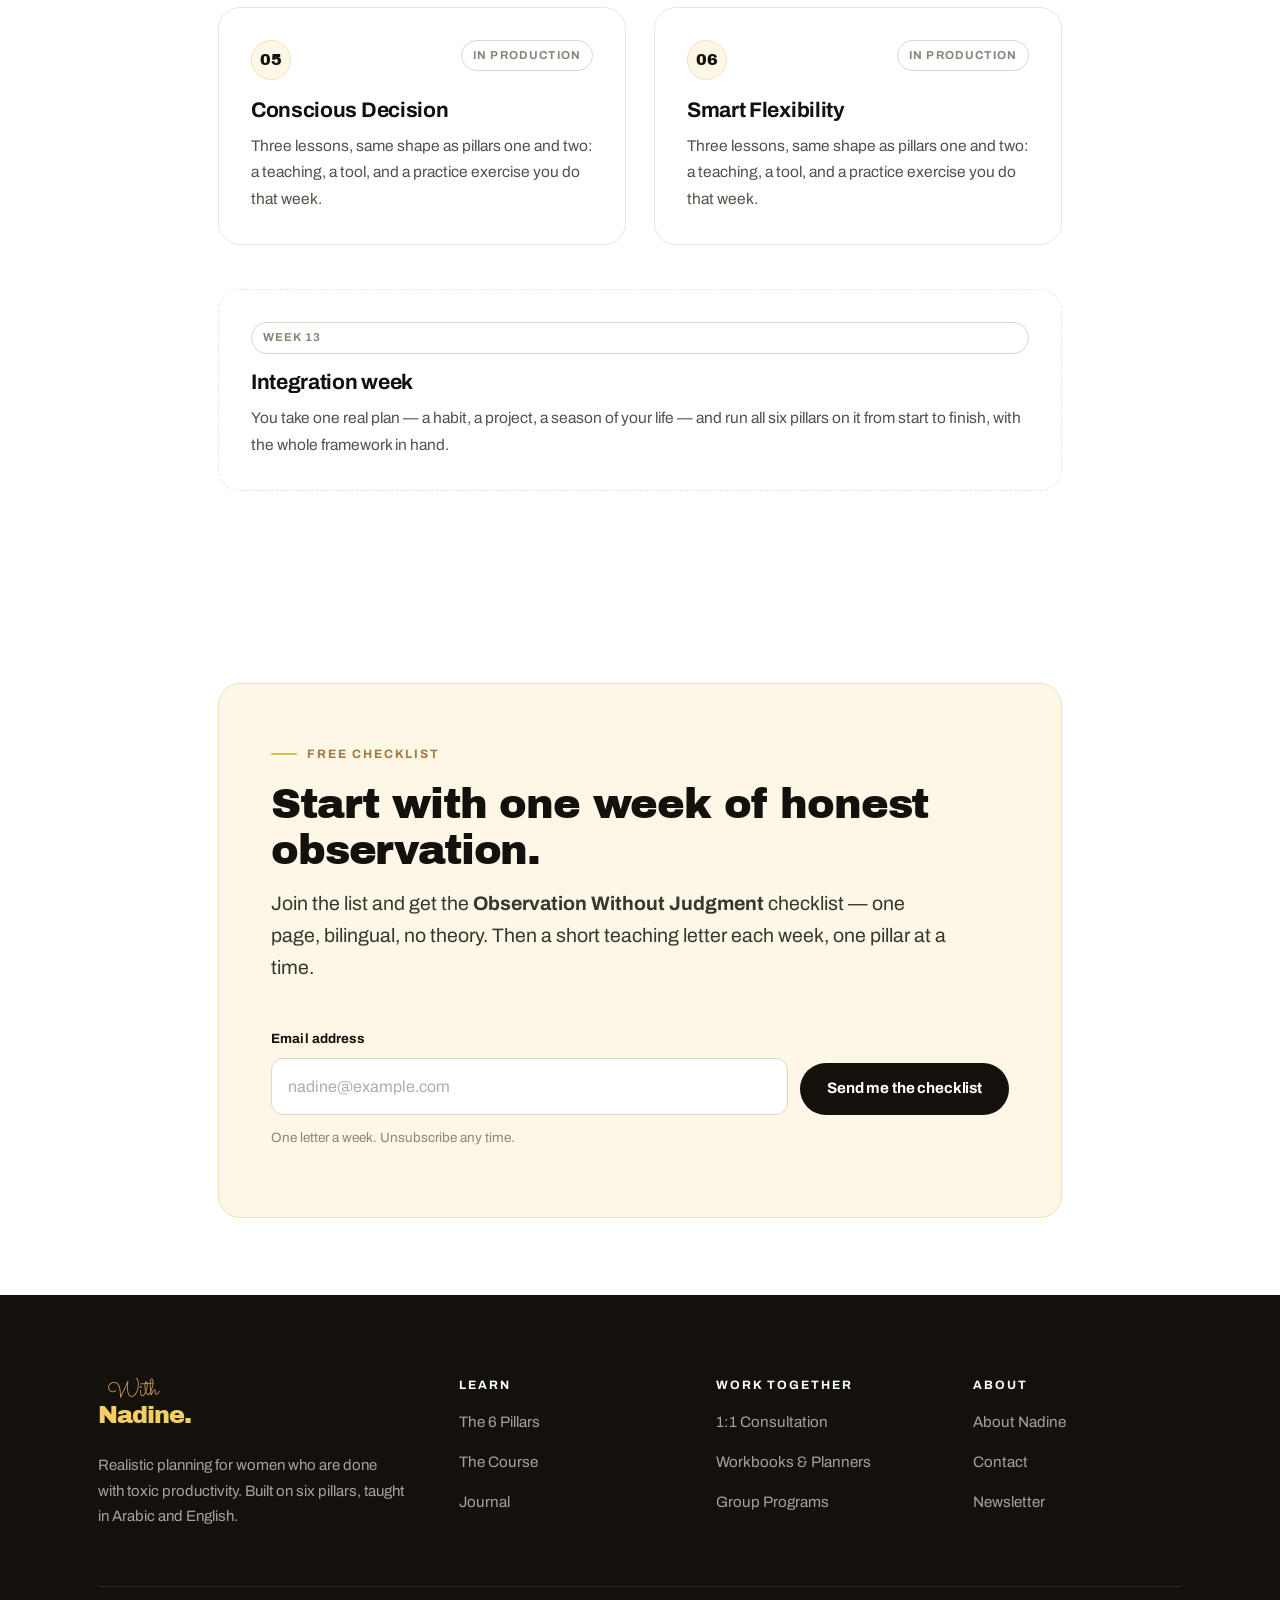
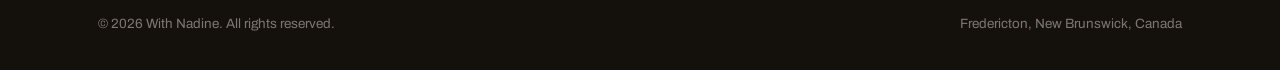
<file: course.html>
<!doctype html>
<html lang="en" dir="ltr">
<head>
<meta charset="utf-8">
<meta name="viewport" content="width=device-width, initial-scale=1">
<title>The 6-Pillar Course — With Nadine</title>
<meta name="description" content="A thirteen-week self-paced course in realistic planning: eighteen bilingual lessons across six pillars, plus an integration week.">
<meta name="theme-color" content="#FFFFFF">
<meta property="og:title" content="The 6-Pillar Course — With Nadine">
<meta property="og:description" content="A thirteen-week self-paced course in realistic planning: eighteen bilingual lessons across six pillars, plus an integration week.">
<meta property="og:type" content="website">
<meta property="og:locale" content="en_CA">
<meta property="og:locale:alternate" content="ar_AR">
<link rel="icon" href="data:image/svg+xml,%3Csvg xmlns='http://www.w3.org/2000/svg' viewBox='0 0 64 64'%3E%3Crect width='64' height='64' rx='14' fill='%23F2CE63'/%3E%3Cpath d='M16 46V18h7.6l12.2 17.4V18H43v28h-7.4L23.2 28.4V46z' fill='%2314110D'/%3E%3C/svg%3E">
<link rel="preconnect" href="https://fonts.googleapis.com">
<link rel="preconnect" href="https://fonts.gstatic.com" crossorigin>
<link rel="stylesheet" href="https://fonts.googleapis.com/css2?family=Archivo+Black&family=Archivo:wght@400;500;600;700&family=Sacramento&family=Noto+Kufi+Arabic:wght@400;500;700&family=IBM+Plex+Sans+Arabic:wght@400;500;600;700&display=swap">
<link rel="stylesheet" href="assets/css/style.css">
<script>document.documentElement.className += " js";</script>
</head>
<body>
<a class="skip" href="#main"><span data-lang="en">Skip to content</span><span data-lang="ar">تخطّي إلى المحتوى</span></a>
<div class="topbar"><span data-lang="en">1:1 consultations are open — <b>15 spots each month</b>.</span><span data-lang="ar">الاستشارات الفردية متاحة — <b>١٥ مقعداً شهرياً</b>.</span></div>
<header class="site-header">
  <div class="wrap nav">
    <a class="logo " href="index.html" aria-label="With Nadine — home"><span class="logo__script">With</span><span class="logo__name">Nadine.</span></a>
    <button class="burger" type="button" aria-expanded="false" aria-controls="nav-links" aria-label="Menu"><span></span></button>
    <nav class="nav__links" id="nav-links" aria-label="Main">
      <a class="nav__link" href="index.html"><span data-lang="en">Home</span><span data-lang="ar">الرئيسية</span></a>
      <a class="nav__link" href="about.html"><span data-lang="en">About</span><span data-lang="ar">عن نادين</span></a>
      <a class="nav__link" href="pillars.html"><span data-lang="en">The 6 Pillars</span><span data-lang="ar">الركائز الست</span></a>
      <a class="nav__link" href="course.html" aria-current="page"><span data-lang="en">Course</span><span data-lang="ar">الدورة</span></a>
      <a class="nav__link" href="work-with-me.html"><span data-lang="en">Work With Me</span><span data-lang="ar">اشتغلي معي</span></a>
      <a class="nav__link" href="journal.html"><span data-lang="en">Journal</span><span data-lang="ar">المدوّنة</span></a>
      <a class="nav__link" href="contact.html"><span data-lang="en">Contact</span><span data-lang="ar">تواصلي</span></a>
      <div class="nav__actions">
        <div class="lang" role="group" aria-label="Language / اللغة">
          <button type="button" data-set-lang="en" aria-pressed="true">EN</button>
          <button type="button" data-set-lang="ar" aria-pressed="false">ع</button>
        </div>
        <a class="btn btn--primary btn--sm" href="work-with-me.html#book"><span data-lang="en">Book a 1:1</span><span data-lang="ar">احجزي جلسة</span></a>
      </div>
    </nav>
  </div>
</header>
<main id="main">

<section class="pagehead">
  <div class="wrap">
    <p class="eyebrow"><span data-lang="en">Self-paced course</span><span data-lang="ar">دورة بإيقاعك</span></p>
    <h1 class="h1"><span data-lang="en">The 6-Pillar Realistic Planning course.</span><span data-lang="ar">دورة التخطيط الواقعي بالركائز الست.</span></h1>
    <p class="lede"><span data-lang="en">Thirteen weeks, eighteen lessons, one integration week. Written in Arabic and English, read at your own pace, roughly twenty minutes a lesson.</span><span data-lang="ar">ثلاثة عشر أسبوعاً، وثمانية عشر درساً، وأسبوع تكامل. مكتوبة بالعربية والإنجليزية، تقرئينها بإيقاعك، نحو عشرين دقيقة للدرس.</span></p>
  </div>
</section>

<section class="sec sec--tight">
  <div class="wrap">
    <div class="grid grid--4">
      <div class="card card--flat reveal"><div class="stat__num">13</div><p class="card__body" style="margin-top:8px"><span data-lang="en">weeks — one pillar per week plus integration</span><span data-lang="ar">أسبوعاً — ركيزة كل أسبوع مع أسبوع تكامل</span></p></div>
      <div class="card card--flat reveal"><div class="stat__num">18</div><p class="card__body" style="margin-top:8px"><span data-lang="en">lessons, three per pillar</span><span data-lang="ar">درساً، ثلاثة لكل ركيزة</span></p></div>
      <div class="card card--flat reveal"><div class="stat__num">6</div><p class="card__body" style="margin-top:8px"><span data-lang="en">of 18 lessons written and ready</span><span data-lang="ar">من ١٨ درساً مكتوبة وجاهزة</span></p></div>
      <div class="card card--flat reveal"><div class="stat__num">20&#8202;m</div><p class="card__body" style="margin-top:8px"><span data-lang="en">average read per lesson</span><span data-lang="ar">دقيقة متوسط قراءة الدرس</span></p></div>
    </div>
  </div>
</section>

<section class="sec sec--wash">
  <div class="wrap wrap--mid">
    <p class="eyebrow"><span data-lang="en">Structure</span><span data-lang="ar">البنية</span></p>
    <h2 class="h2"><span data-lang="en">How the thirteen weeks are laid out.</span><span data-lang="ar">كيف تتوزّع الأسابيع الثلاثة عشر.</span></h2>
    <p class="lede" style="margin-top:18px"><span data-lang="en">Two weeks of Recall, two of Live, two of Plan &mdash; then a final week where you run the whole cycle once on a real plan of your own.</span><span data-lang="ar">أسبوعان لـ«تذكّر»، وأسبوعان لـ«تعييش»، وأسبوعان لـ«تخططي» &mdash; ثم أسبوع أخير تديرين فيه الدورة كاملة على خطة حقيقية من عندك.</span></p>
    <div class="table-scroll mt-l card card--flat" style="padding:0;overflow:hidden">
      <table class="data">
        <thead><tr><th><span data-lang="en">Weeks</span><span data-lang="ar">الأسابيع</span></th><th><span data-lang="en">Phase</span><span data-lang="ar">المرحلة</span></th><th><span data-lang="en">Pillar</span><span data-lang="ar">الركيزة</span></th><th><span data-lang="en">Status</span><span data-lang="ar">الحالة</span></th></tr></thead>
        <tbody><tr><td>1&ndash;2</td><td><span data-lang="en">Recall</span><span data-lang="ar">تذكّر</span></td><td><span data-lang="en">Observe Without Judgment</span><span data-lang="ar">الملاحظة بلا حكم</span></td><td><span class="tag"><span data-lang="en">Ready</span><span data-lang="ar">جاهزة</span></span></td></tr><tr><td>3&ndash;4</td><td><span data-lang="en">Recall</span><span data-lang="ar">تذكّر</span></td><td><span data-lang="en">Pattern, Not Incident</span><span data-lang="ar">النمط مش الحادثة</span></td><td><span class="tag"><span data-lang="en">Ready</span><span data-lang="ar">جاهزة</span></span></td></tr><tr><td>5&ndash;6</td><td><span data-lang="en">Live</span><span data-lang="ar">تعييش</span></td><td><span data-lang="en">Energy Awareness</span><span data-lang="ar">وعي الطاقة</span></td><td><span class="tag tag--soon"><span data-lang="en">In production</span><span data-lang="ar">قيد الإنتاج</span></span></td></tr><tr><td>7&ndash;8</td><td><span data-lang="en">Live</span><span data-lang="ar">تعييش</span></td><td><span data-lang="en">Full Presence</span><span data-lang="ar">الحضور الكامل</span></td><td><span class="tag tag--soon"><span data-lang="en">In production</span><span data-lang="ar">قيد الإنتاج</span></span></td></tr><tr><td>9&ndash;10</td><td><span data-lang="en">Plan</span><span data-lang="ar">تخططي</span></td><td><span data-lang="en">Conscious Decision</span><span data-lang="ar">القرار الواعي</span></td><td><span class="tag tag--soon"><span data-lang="en">In production</span><span data-lang="ar">قيد الإنتاج</span></span></td></tr><tr><td>11&ndash;12</td><td><span data-lang="en">Plan</span><span data-lang="ar">تخططي</span></td><td><span data-lang="en">Smart Flexibility</span><span data-lang="ar">المرونة الذكية</span></td><td><span class="tag tag--soon"><span data-lang="en">In production</span><span data-lang="ar">قيد الإنتاج</span></span></td></tr><tr><td>13</td><td><span data-lang="en">Integration</span><span data-lang="ar">التكامل</span></td><td><span data-lang="en">Run the full cycle on your own plan</span><span data-lang="ar">أديري الدورة كاملة على خطتك</span></td><td><span class="tag tag--soon"><span data-lang="en">In production</span><span data-lang="ar">قيد الإنتاج</span></span></td></tr></tbody>
      </table>
    </div>
  </div>
</section>

<section class="sec">
  <div class="wrap wrap--mid">
    <p class="eyebrow"><span data-lang="en">Available now</span><span data-lang="ar">المتاح الآن</span></p>
    <h2 class="h2"><span data-lang="en">Six lessons you can read today.</span><span data-lang="ar">ستة دروس يمكنك قراءتها اليوم.</span></h2>
    <p class="lede" style="margin-top:18px;margin-bottom:34px"><span data-lang="en">Pillars one and two are written in full &mdash; enough to learn to observe honestly and to tell a pattern from a bad Tuesday. Open a lesson to see what it covers.</span><span data-lang="ar">الركيزتان الأولى والثانية مكتوبتان بالكامل &mdash; ما يكفي لتتعلّمي الملاحظة بصدق وتمييز النمط عن يوم ثلاثاء سيئ. افتحي أي درس لتري ما يتناوله.</span></p>
    <div class="lesson reveal">
  <button class="lesson__btn" type="button" data-accordion aria-expanded="false" aria-controls="les-1-1">
    <span class="lesson__no">1.1</span>
    <span>
      <span class="lesson__t"><span data-lang="en">The Hidden Cost of Judgment</span><span data-lang="ar">الثمن الخفي للحكم</span></span>
      <span class="lesson__sub"><span data-lang="en">Why planners fail before they start</span><span data-lang="ar">لماذا تفشل الخطط قبل أن تبدأ</span></span>
    </span>
    <svg class="lesson__chev" width="18" height="18" viewBox="0 0 16 16" fill="none" aria-hidden="true"><path d="M4 6l4 4 4-4" stroke="currentColor" stroke-width="1.8" stroke-linecap="round" stroke-linejoin="round"/></svg>
  </button>
  <div class="lesson__panel" id="les-1-1">
    <div class="lesson__inner"><div class="lesson__content">
      <h4><span data-lang="en">What you will be able to do</span><span data-lang="ar">ما ستكونين قادرة عليه</span></h4>
      <ul><li><span data-lang="en">Understand how judgment masks observation and distorts what you actually see</span><span data-lang="ar">أن تفهمي كيف يحجب الحكمُ الملاحظةَ ويشوّه ما ترينه فعلاً</span></li><li><span data-lang="en">Recognise the gap between what is happening and what you assume is happening</span><span data-lang="ar">أن تميّزي الفجوة بين ما يحدث وما تفترضين أنه يحدث</span></li><li><span data-lang="en">Identify how assumptions create the blind spots that sabotage your plans</span><span data-lang="ar">أن تكتشفي كيف تصنع الافتراضات النقاط العمياء التي تُفشل خططك</span></li></ul>
      <p class="small muted"><span data-lang="en">Written and ready &middot; 15&ndash;20 minute read</span><span data-lang="ar">مكتوب وجاهز &middot; قراءة ١٥&ndash;٢٠ دقيقة</span></p>
    </div></div>
  </div>
</div>
    <div class="lesson reveal">
  <button class="lesson__btn" type="button" data-accordion aria-expanded="false" aria-controls="les-1-2">
    <span class="lesson__no">1.2</span>
    <span>
      <span class="lesson__t"><span data-lang="en">How to Observe Your Own Behavior</span><span data-lang="ar">كيف تلاحظين سلوكك</span></span>
      <span class="lesson__sub"><span data-lang="en">The three layers that reveal everything</span><span data-lang="ar">الطبقات الثلاث التي تكشف كل شيء</span></span>
    </span>
    <svg class="lesson__chev" width="18" height="18" viewBox="0 0 16 16" fill="none" aria-hidden="true"><path d="M4 6l4 4 4-4" stroke="currentColor" stroke-width="1.8" stroke-linecap="round" stroke-linejoin="round"/></svg>
  </button>
  <div class="lesson__panel" id="les-1-2">
    <div class="lesson__inner"><div class="lesson__content">
      <h4><span data-lang="en">What you will be able to do</span><span data-lang="ar">ما ستكونين قادرة عليه</span></h4>
      <ul><li><span data-lang="en">Learn the three layers of observation — physical, emotional, circumstantial</span><span data-lang="ar">أن تتعلّمي طبقات الملاحظة الثلاث — الجسدية والشعورية والظرفية</span></li><li><span data-lang="en">Build a system for capturing behaviour without judgment</span><span data-lang="ar">أن تبني نظاماً لتسجيل السلوك بلا حكم</span></li><li><span data-lang="en">Make daily observation a five-minute habit that lasts</span><span data-lang="ar">أن تحوّلي الملاحظة اليومية إلى عادة من خمس دقائق تستمر</span></li></ul>
      <p class="small muted"><span data-lang="en">Written and ready &middot; 15&ndash;20 minute read</span><span data-lang="ar">مكتوب وجاهز &middot; قراءة ١٥&ndash;٢٠ دقيقة</span></p>
    </div></div>
  </div>
</div>
    <div class="lesson reveal">
  <button class="lesson__btn" type="button" data-accordion aria-expanded="false" aria-controls="les-1-3">
    <span class="lesson__no">1.3</span>
    <span>
      <span class="lesson__t"><span data-lang="en">From Observation to Insight</span><span data-lang="ar">من الملاحظة إلى البصيرة</span></span>
      <span class="lesson__sub"><span data-lang="en">How to turn data into understanding</span><span data-lang="ar">كيف تحوّلين البيانات إلى فهم</span></span>
    </span>
    <svg class="lesson__chev" width="18" height="18" viewBox="0 0 16 16" fill="none" aria-hidden="true"><path d="M4 6l4 4 4-4" stroke="currentColor" stroke-width="1.8" stroke-linecap="round" stroke-linejoin="round"/></svg>
  </button>
  <div class="lesson__panel" id="les-1-3">
    <div class="lesson__inner"><div class="lesson__content">
      <h4><span data-lang="en">What you will be able to do</span><span data-lang="ar">ما ستكونين قادرة عليه</span></h4>
      <ul><li><span data-lang="en">Move from raw observation to meaningful insight</span><span data-lang="ar">أن تنتقلي من الملاحظة الخام إلى بصيرة ذات معنى</span></li><li><span data-lang="en">Tell correlation apart from causation in your own behaviour</span><span data-lang="ar">أن تفرّقي بين الترابط والسببية في سلوكك</span></li><li><span data-lang="en">Use three questions to extract something you can actually act on</span><span data-lang="ar">أن تستخدمي ثلاثة أسئلة لاستخراج ما يمكنك التصرّف بناءً عليه</span></li></ul>
      <p class="small muted"><span data-lang="en">Written and ready &middot; 15&ndash;20 minute read</span><span data-lang="ar">مكتوب وجاهز &middot; قراءة ١٥&ndash;٢٠ دقيقة</span></p>
    </div></div>
  </div>
</div>
    <div class="lesson reveal">
  <button class="lesson__btn" type="button" data-accordion aria-expanded="false" aria-controls="les-2-1">
    <span class="lesson__no">2.1</span>
    <span>
      <span class="lesson__t"><span data-lang="en">Why One Incident Is Not a Pattern</span><span data-lang="ar">لماذا الحادثة الواحدة ليست نمطاً</span></span>
      <span class="lesson__sub"><span data-lang="en">How your brain tricks you into false conclusions</span><span data-lang="ar">كيف يخدعك دماغك بخلاصات زائفة</span></span>
    </span>
    <svg class="lesson__chev" width="18" height="18" viewBox="0 0 16 16" fill="none" aria-hidden="true"><path d="M4 6l4 4 4-4" stroke="currentColor" stroke-width="1.8" stroke-linecap="round" stroke-linejoin="round"/></svg>
  </button>
  <div class="lesson__panel" id="les-2-1">
    <div class="lesson__inner"><div class="lesson__content">
      <h4><span data-lang="en">What you will be able to do</span><span data-lang="ar">ما ستكونين قادرة عليه</span></h4>
      <ul><li><span data-lang="en">Understand the difference between an incident and a pattern</span><span data-lang="ar">أن تفهمي الفرق بين الحادثة والنمط</span></li><li><span data-lang="en">Learn why your brain defaults to treating incidents as patterns</span><span data-lang="ar">أن تعرفي لماذا يميل دماغك لمعاملة الحوادث كأنماط</span></li><li><span data-lang="en">Apply the three-data-point rule before you claim a pattern</span><span data-lang="ar">أن تطبّقي قاعدة النقاط الثلاث قبل أن تعلني وجود نمط</span></li></ul>
      <p class="small muted"><span data-lang="en">Written and ready &middot; 15&ndash;20 minute read</span><span data-lang="ar">مكتوب وجاهز &middot; قراءة ١٥&ndash;٢٠ دقيقة</span></p>
    </div></div>
  </div>
</div>
    <div class="lesson reveal">
  <button class="lesson__btn" type="button" data-accordion aria-expanded="false" aria-controls="les-2-2">
    <span class="lesson__no">2.2</span>
    <span>
      <span class="lesson__t"><span data-lang="en">How to Spot Real Patterns</span><span data-lang="ar">كيف تكتشفين الأنماط الحقيقية</span></span>
      <span class="lesson__sub"><span data-lang="en">The trigger–pattern–outcome triangle</span><span data-lang="ar">مثلث المحفّز والنمط والنتيجة</span></span>
    </span>
    <svg class="lesson__chev" width="18" height="18" viewBox="0 0 16 16" fill="none" aria-hidden="true"><path d="M4 6l4 4 4-4" stroke="currentColor" stroke-width="1.8" stroke-linecap="round" stroke-linejoin="round"/></svg>
  </button>
  <div class="lesson__panel" id="les-2-2">
    <div class="lesson__inner"><div class="lesson__content">
      <h4><span data-lang="en">What you will be able to do</span><span data-lang="ar">ما ستكونين قادرة عليه</span></h4>
      <ul><li><span data-lang="en">Learn the three-part structure that reveals a real pattern</span><span data-lang="ar">أن تتعلّمي البنية الثلاثية التي تكشف النمط الحقيقي</span></li><li><span data-lang="en">Run a 30-day audit of your own observation data</span><span data-lang="ar">أن تجري مراجعة ثلاثين يوماً لبيانات ملاحظتك</span></li><li><span data-lang="en">Find the hidden patterns underneath the obvious behaviour</span><span data-lang="ar">أن تجدي الأنماط الخفية تحت السلوك الظاهر</span></li></ul>
      <p class="small muted"><span data-lang="en">Written and ready &middot; 15&ndash;20 minute read</span><span data-lang="ar">مكتوب وجاهز &middot; قراءة ١٥&ndash;٢٠ دقيقة</span></p>
    </div></div>
  </div>
</div>
    <div class="lesson reveal">
  <button class="lesson__btn" type="button" data-accordion aria-expanded="false" aria-controls="les-2-3">
    <span class="lesson__no">2.3</span>
    <span>
      <span class="lesson__t"><span data-lang="en">How Patterns Change Everything</span><span data-lang="ar">كيف تغيّر الأنماط كل شيء</span></span>
      <span class="lesson__sub"><span data-lang="en">Pattern-based planning vs. willpower-based planning</span><span data-lang="ar">التخطيط بالأنماط مقابل التخطيط بالإرادة</span></span>
    </span>
    <svg class="lesson__chev" width="18" height="18" viewBox="0 0 16 16" fill="none" aria-hidden="true"><path d="M4 6l4 4 4-4" stroke="currentColor" stroke-width="1.8" stroke-linecap="round" stroke-linejoin="round"/></svg>
  </button>
  <div class="lesson__panel" id="les-2-3">
    <div class="lesson__inner"><div class="lesson__content">
      <h4><span data-lang="en">What you will be able to do</span><span data-lang="ar">ما ستكونين قادرة عليه</span></h4>
      <ul><li><span data-lang="en">Understand why willpower-based plans fail even when you have willpower</span><span data-lang="ar">أن تفهمي لماذا تفشل الخطط القائمة على الإرادة حتى لو امتلكتِها</span></li><li><span data-lang="en">Translate your patterns into plans that stick</span><span data-lang="ar">أن تترجمي أنماطك إلى خطط تصمد</span></li><li><span data-lang="en">Shift from forcing yourself to designing the conditions</span><span data-lang="ar">أن تنتقلي من إجبار نفسك إلى تصميم الظروف</span></li></ul>
      <p class="small muted"><span data-lang="en">Written and ready &middot; 15&ndash;20 minute read</span><span data-lang="ar">مكتوب وجاهز &middot; قراءة ١٥&ndash;٢٠ دقيقة</span></p>
    </div></div>
  </div>
</div>
  </div>
</section>

<section class="sec sec--line">
  <div class="wrap wrap--mid">
    <p class="eyebrow"><span data-lang="en">Coming next</span><span data-lang="ar">القادم</span></p>
    <h2 class="h2"><span data-lang="en">The remaining four pillars.</span><span data-lang="ar">الركائز الأربع المتبقية.</span></h2>
    <p class="lede" style="margin-top:18px"><span data-lang="en">Lessons 3.1 through 6.3 are being written now, along with a five-question quiz for each of the eighteen lessons.</span><span data-lang="ar">الدروس من ٣.١ إلى ٦.٣ قيد الكتابة الآن، مع اختبار من خمسة أسئلة لكل درس من الدروس الثمانية عشر.</span></p>
    <div class="grid grid--2 mt-l"><div class="card card--flat">
  <div class="pillar__head">
    <span class="pillar__num" style="background:var(--yellow-wash);border:1px solid var(--yellow-line)">03</span>
    <span class="tag tag--soon"><span data-lang="en">In production</span><span data-lang="ar">قيد الإنتاج</span></span>
  </div>
  <h3 class="h3 card__title"><span data-lang="en">Energy Awareness</span><span data-lang="ar">وعي الطاقة</span></h3>
  <p class="card__body"><span data-lang="en">Three lessons, same shape as pillars one and two: a teaching, a tool, and a practice exercise you do that week.</span><span data-lang="ar">ثلاثة دروس بالبنية نفسها في الركيزتين الأولى والثانية: درس، وأداة، وتمرين تطبيقي خلال الأسبوع.</span></p>
</div>
      <div class="card card--flat">
  <div class="pillar__head">
    <span class="pillar__num" style="background:var(--yellow-wash);border:1px solid var(--yellow-line)">04</span>
    <span class="tag tag--soon"><span data-lang="en">In production</span><span data-lang="ar">قيد الإنتاج</span></span>
  </div>
  <h3 class="h3 card__title"><span data-lang="en">Full Presence</span><span data-lang="ar">الحضور الكامل</span></h3>
  <p class="card__body"><span data-lang="en">Three lessons, same shape as pillars one and two: a teaching, a tool, and a practice exercise you do that week.</span><span data-lang="ar">ثلاثة دروس بالبنية نفسها في الركيزتين الأولى والثانية: درس، وأداة، وتمرين تطبيقي خلال الأسبوع.</span></p>
</div>
      <div class="card card--flat">
  <div class="pillar__head">
    <span class="pillar__num" style="background:var(--yellow-wash);border:1px solid var(--yellow-line)">05</span>
    <span class="tag tag--soon"><span data-lang="en">In production</span><span data-lang="ar">قيد الإنتاج</span></span>
  </div>
  <h3 class="h3 card__title"><span data-lang="en">Conscious Decision</span><span data-lang="ar">القرار الواعي</span></h3>
  <p class="card__body"><span data-lang="en">Three lessons, same shape as pillars one and two: a teaching, a tool, and a practice exercise you do that week.</span><span data-lang="ar">ثلاثة دروس بالبنية نفسها في الركيزتين الأولى والثانية: درس، وأداة، وتمرين تطبيقي خلال الأسبوع.</span></p>
</div>
      <div class="card card--flat">
  <div class="pillar__head">
    <span class="pillar__num" style="background:var(--yellow-wash);border:1px solid var(--yellow-line)">06</span>
    <span class="tag tag--soon"><span data-lang="en">In production</span><span data-lang="ar">قيد الإنتاج</span></span>
  </div>
  <h3 class="h3 card__title"><span data-lang="en">Smart Flexibility</span><span data-lang="ar">المرونة الذكية</span></h3>
  <p class="card__body"><span data-lang="en">Three lessons, same shape as pillars one and two: a teaching, a tool, and a practice exercise you do that week.</span><span data-lang="ar">ثلاثة دروس بالبنية نفسها في الركيزتين الأولى والثانية: درس، وأداة، وتمرين تطبيقي خلال الأسبوع.</span></p>
</div></div>
    <div class="card card--flat mt-l" style="border-style:dashed">
      <span class="tag tag--soon"><span data-lang="en">Week 13</span><span data-lang="ar">الأسبوع ١٣</span></span>
      <h3 class="h3 card__title" style="margin-top:14px"><span data-lang="en">Integration week</span><span data-lang="ar">أسبوع التكامل</span></h3>
      <p class="card__body"><span data-lang="en">You take one real plan &mdash; a habit, a project, a season of your life &mdash; and run all six pillars on it from start to finish, with the whole framework in hand.</span><span data-lang="ar">تأخذين خطة حقيقية واحدة &mdash; عادة، أو مشروعاً، أو مرحلة من حياتك &mdash; وتديرين عليها الركائز الست من البداية للنهاية، والإطار كله بين يديك.</span></p>
    </div>
  </div>
</section>

<section class="sec sec--tight" id="newsletter">
  <div class="wrap wrap--mid">
    <div class="signup reveal">
      <p class="eyebrow"><span data-lang="en">Free checklist</span><span data-lang="ar">قائمة مجانية</span></p>
      <h2 class="h2"><span data-lang="en">Start with one week of honest observation.</span><span data-lang="ar">ابدئي بأسبوع واحد من الملاحظة الصادقة.</span></h2>
      <p class="lede" style="margin-top:14px"><span data-lang="en">Join the list and get the <strong>Observation Without Judgment</strong> checklist — one page, bilingual, no theory. Then a short teaching letter each week, one pillar at a time.</span><span data-lang="ar">انضمّي إلى القائمة واحصلي على قائمة <strong>الملاحظة بلا حكم</strong> — صفحة واحدة، بالعربية والإنجليزية، بلا نظريات. ثم رسالة تعليمية قصيرة كل أسبوع، ركيزة تلو الأخرى.</span></p>
      <form class="form mt-l" data-wn-form novalidate>
        <div class="field">
          <label for="nl-email"><span data-lang="en">Email address</span><span data-lang="ar">البريد الإلكتروني</span></label>
          <input id="nl-email" name="email" type="email" autocomplete="email" required placeholder="nadine@example.com">
        </div>
        <button class="btn btn--ink" type="submit"><span data-lang="en">Send me the checklist</span><span data-lang="ar">أرسلي لي القائمة</span></button>
        <p class="form__note"><span data-lang="en">One letter a week. Unsubscribe any time.</span><span data-lang="ar">رسالة واحدة أسبوعياً. يمكنك إلغاء الاشتراك في أي وقت.</span></p>
        <p class="form__msg" role="status" tabindex="-1" hidden></p>
      </form>
    </div>
  </div>
</section>
</main>
<footer class="site-footer">
  <div class="wrap">
    <div class="foot__grid">
      <div>
        <a class="logo " href="index.html" aria-label="With Nadine — home"><span class="logo__script">With</span><span class="logo__name">Nadine.</span></a>
        <p class="foot__about"><span data-lang="en">Realistic planning for women who are done with toxic productivity. Built on six pillars, taught in Arabic and English.</span><span data-lang="ar">تخطيط واقعي للنساء اللواتي تعبن من ثقافة الإنتاجية السامة. مبني على ست ركائز، ويُدرَّس بالعربية والإنجليزية.</span></p>
      </div>
      <div><h2 class="foot__h"><span data-lang="en">Learn</span><span data-lang="ar">تعلّمي</span></h2><ul class="foot__list"><li><a href="pillars.html"><span data-lang="en">The 6 Pillars</span><span data-lang="ar">الركائز الست</span></a></li><li><a href="course.html"><span data-lang="en">The Course</span><span data-lang="ar">الدورة</span></a></li><li><a href="journal.html"><span data-lang="en">Journal</span><span data-lang="ar">المدوّنة</span></a></li></ul></div>
      <div><h2 class="foot__h"><span data-lang="en">Work together</span><span data-lang="ar">اشتغلي معي</span></h2><ul class="foot__list"><li><a href="work-with-me.html#book"><span data-lang="en">1:1 Consultation</span><span data-lang="ar">استشارة فردية</span></a></li><li><a href="work-with-me.html#products"><span data-lang="en">Workbooks &amp; Planners</span><span data-lang="ar">كتيّبات ومخططات</span></a></li><li><a href="work-with-me.html#groups"><span data-lang="en">Group Programs</span><span data-lang="ar">البرامج الجماعية</span></a></li></ul></div>
      <div><h2 class="foot__h"><span data-lang="en">About</span><span data-lang="ar">عن</span></h2><ul class="foot__list"><li><a href="about.html"><span data-lang="en">About Nadine</span><span data-lang="ar">عن نادين</span></a></li><li><a href="contact.html"><span data-lang="en">Contact</span><span data-lang="ar">تواصلي</span></a></li><li><a href="index.html#newsletter"><span data-lang="en">Newsletter</span><span data-lang="ar">النشرة البريدية</span></a></li></ul></div>
    </div>
    <div class="foot__bottom">
      <span>&copy; <span data-year>2026</span> With Nadine. <span data-lang="en">All rights reserved.</span><span data-lang="ar">جميع الحقوق محفوظة.</span></span>
      <span><span data-lang="en">Fredericton, New Brunswick, Canada</span><span data-lang="ar">فريدريكتون، نيو برونزويك، كندا</span></span>
    </div>
  </div>
</footer>
<script src="assets/js/main.js"></script>
</body>
</html>
</file>
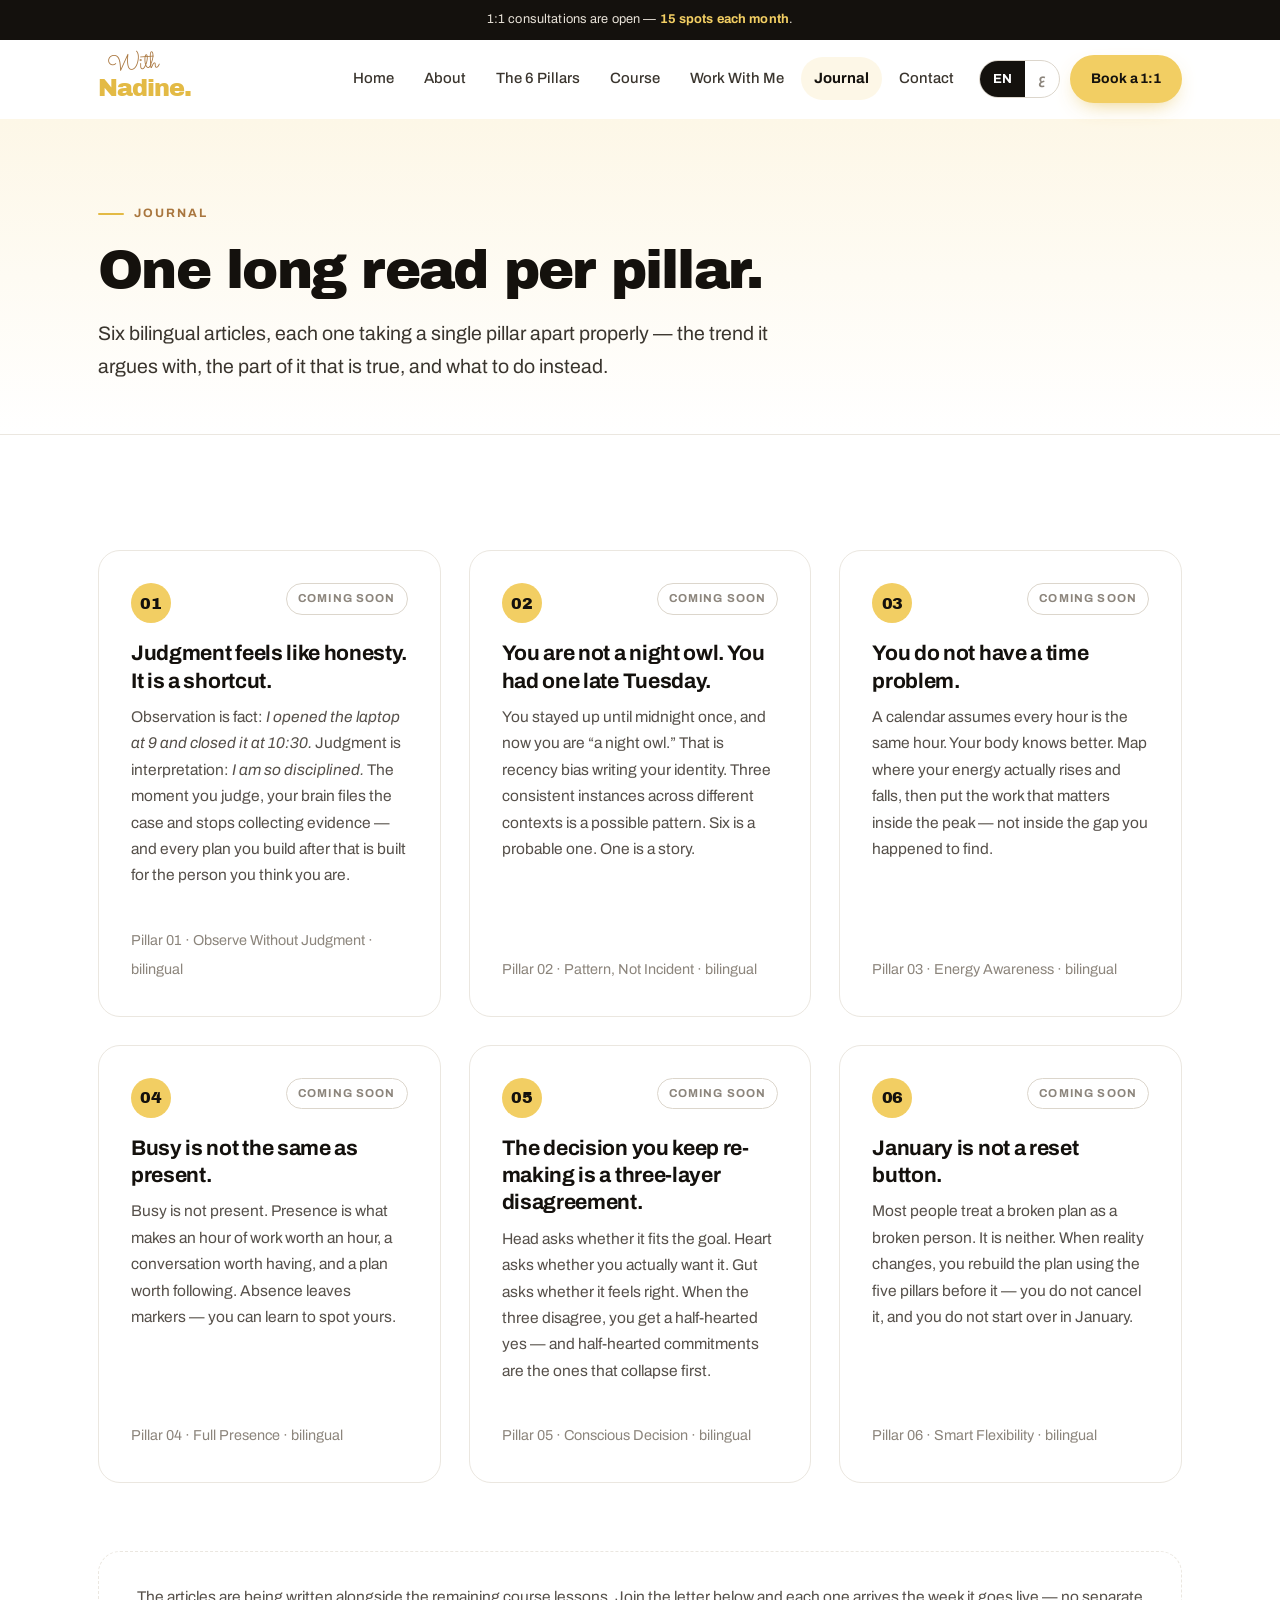
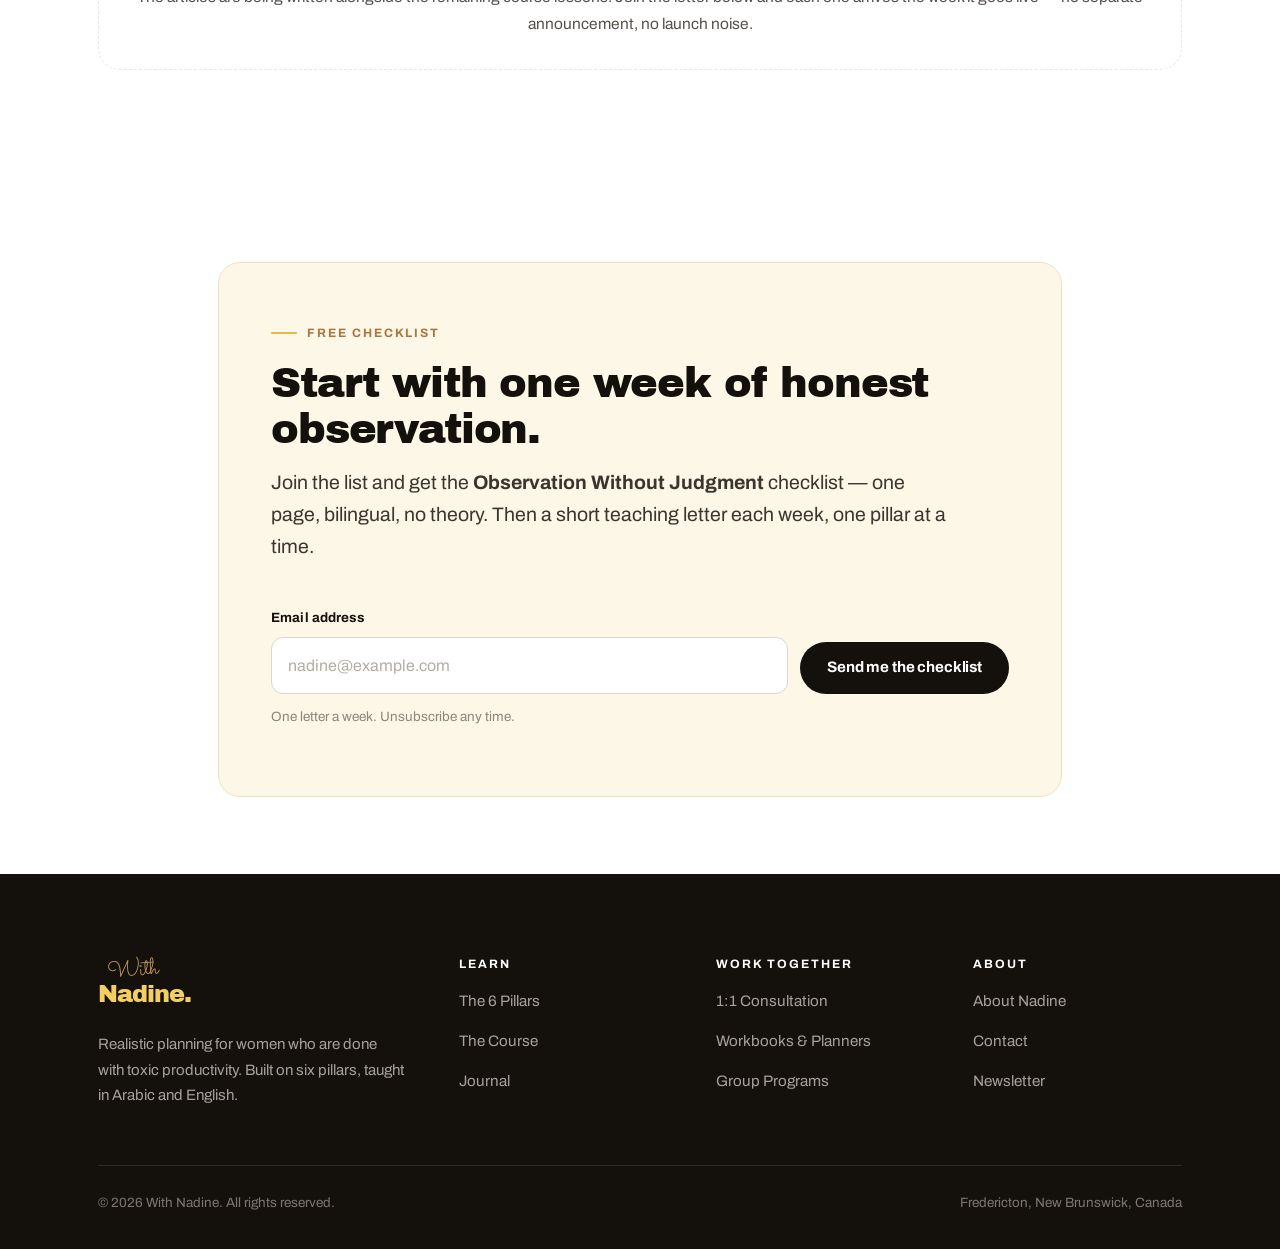
<file: journal.html>
<!doctype html>
<html lang="en" dir="ltr">
<head>
<meta charset="utf-8">
<meta name="viewport" content="width=device-width, initial-scale=1">
<title>Journal — With Nadine</title>
<meta name="description" content="Six long-form bilingual articles, one for each pillar of the realistic planning framework.">
<meta name="theme-color" content="#FFFFFF">
<meta property="og:title" content="Journal — With Nadine">
<meta property="og:description" content="Six long-form bilingual articles, one for each pillar of the realistic planning framework.">
<meta property="og:type" content="website">
<meta property="og:locale" content="en_CA">
<meta property="og:locale:alternate" content="ar_AR">
<link rel="icon" href="data:image/svg+xml,%3Csvg xmlns='http://www.w3.org/2000/svg' viewBox='0 0 64 64'%3E%3Crect width='64' height='64' rx='14' fill='%23F2CE63'/%3E%3Cpath d='M16 46V18h7.6l12.2 17.4V18H43v28h-7.4L23.2 28.4V46z' fill='%2314110D'/%3E%3C/svg%3E">
<link rel="preconnect" href="https://fonts.googleapis.com">
<link rel="preconnect" href="https://fonts.gstatic.com" crossorigin>
<link rel="stylesheet" href="https://fonts.googleapis.com/css2?family=Archivo+Black&family=Archivo:wght@400;500;600;700&family=Sacramento&family=Noto+Kufi+Arabic:wght@400;500;700&family=IBM+Plex+Sans+Arabic:wght@400;500;600;700&display=swap">
<link rel="stylesheet" href="assets/css/style.css">
<script>document.documentElement.className += " js";</script>
</head>
<body>
<a class="skip" href="#main"><span data-lang="en">Skip to content</span><span data-lang="ar">تخطّي إلى المحتوى</span></a>
<div class="topbar"><span data-lang="en">1:1 consultations are open — <b>15 spots each month</b>.</span><span data-lang="ar">الاستشارات الفردية متاحة — <b>١٥ مقعداً شهرياً</b>.</span></div>
<header class="site-header">
  <div class="wrap nav">
    <a class="logo " href="index.html" aria-label="With Nadine — home"><span class="logo__script">With</span><span class="logo__name">Nadine.</span></a>
    <button class="burger" type="button" aria-expanded="false" aria-controls="nav-links" aria-label="Menu"><span></span></button>
    <nav class="nav__links" id="nav-links" aria-label="Main">
      <a class="nav__link" href="index.html"><span data-lang="en">Home</span><span data-lang="ar">الرئيسية</span></a>
      <a class="nav__link" href="about.html"><span data-lang="en">About</span><span data-lang="ar">عن نادين</span></a>
      <a class="nav__link" href="pillars.html"><span data-lang="en">The 6 Pillars</span><span data-lang="ar">الركائز الست</span></a>
      <a class="nav__link" href="course.html"><span data-lang="en">Course</span><span data-lang="ar">الدورة</span></a>
      <a class="nav__link" href="work-with-me.html"><span data-lang="en">Work With Me</span><span data-lang="ar">اشتغلي معي</span></a>
      <a class="nav__link" href="journal.html" aria-current="page"><span data-lang="en">Journal</span><span data-lang="ar">المدوّنة</span></a>
      <a class="nav__link" href="contact.html"><span data-lang="en">Contact</span><span data-lang="ar">تواصلي</span></a>
      <div class="nav__actions">
        <div class="lang" role="group" aria-label="Language / اللغة">
          <button type="button" data-set-lang="en" aria-pressed="true">EN</button>
          <button type="button" data-set-lang="ar" aria-pressed="false">ع</button>
        </div>
        <a class="btn btn--primary btn--sm" href="work-with-me.html#book"><span data-lang="en">Book a 1:1</span><span data-lang="ar">احجزي جلسة</span></a>
      </div>
    </nav>
  </div>
</header>
<main id="main">

<section class="pagehead">
  <div class="wrap">
    <p class="eyebrow"><span data-lang="en">Journal</span><span data-lang="ar">المدوّنة</span></p>
    <h1 class="h1"><span data-lang="en">One long read per pillar.</span><span data-lang="ar">مقال مطوّل لكل ركيزة.</span></h1>
    <p class="lede"><span data-lang="en">Six bilingual articles, each one taking a single pillar apart properly — the trend it argues with, the part of it that is true, and what to do instead.</span><span data-lang="ar">ستة مقالات بلغتين، كلٌّ منها يفكّك ركيزة واحدة كما ينبغي — الترند الذي يجادله، والجزء الصحيح منه، وما ينبغي فعله بدلاً عنه.</span></p>
  </div>
</section>

<section class="sec">
  <div class="wrap">
    <div class="grid grid--3"><article class="card reveal">
  <div class="pillar__head"><span class="pillar__num">01</span><span class="tag tag--soon"><span data-lang="en">Coming soon</span><span data-lang="ar">قريباً</span></span></div>
  <h2 class="h3 card__title"><span data-lang="en">Judgment feels like honesty. It is a shortcut.</span><span data-lang="ar">الحكم يبدو صدقاً. لكنه اختصار.</span></h2>
  <p class="card__body"><span data-lang="en">Observation is fact: <em>I opened the laptop at 9 and closed it at 10:30.</em> Judgment is interpretation: <em>I am so disciplined.</em> The moment you judge, your brain files the case and stops collecting evidence — and every plan you build after that is built for the person you think you are.</span><span data-lang="ar">الملاحظة حقيقة: <em>فتحت اللابتوب الساعة ٩ وأغلقته ١٠:٣٠.</em> الحكم تفسير: <em>أنا منضبطة جداً.</em> لحظة ما تحكمين، يقفل دماغك الملف ويتوقف عن جمع الأدلة — وكل خطة تبنينها بعدها تكون لشخص تتخيلينه، لا لشخص موجود.</span></p>
  <div class="card__foot"><span class="small muted"><span data-lang="en">Pillar 01 &middot; Observe Without Judgment &middot; bilingual</span><span data-lang="ar">الركيزة 01 &middot; الملاحظة بلا حكم &middot; بلغتين</span></span></div>
</article><article class="card reveal">
  <div class="pillar__head"><span class="pillar__num">02</span><span class="tag tag--soon"><span data-lang="en">Coming soon</span><span data-lang="ar">قريباً</span></span></div>
  <h2 class="h3 card__title"><span data-lang="en">You are not a night owl. You had one late Tuesday.</span><span data-lang="ar">أنت لست إنسانة ليلية. كان لديك ثلاثاء واحد متأخر.</span></h2>
  <p class="card__body"><span data-lang="en">You stayed up until midnight once, and now you are &ldquo;a night owl.&rdquo; That is recency bias writing your identity. Three consistent instances across different contexts is a possible pattern. Six is a probable one. One is a story.</span><span data-lang="ar">سهرت مرة حتى منتصف الليل، فصرتِ «إنسانة ليلية». هذا انحياز الحداثة وهو يكتب هويتك. ثلاث حالات متسقة في سياقات مختلفة = نمط محتمل. ست حالات = نمط شبه مؤكد. حالة واحدة = قصة.</span></p>
  <div class="card__foot"><span class="small muted"><span data-lang="en">Pillar 02 &middot; Pattern, Not Incident &middot; bilingual</span><span data-lang="ar">الركيزة 02 &middot; النمط مش الحادثة &middot; بلغتين</span></span></div>
</article><article class="card reveal">
  <div class="pillar__head"><span class="pillar__num">03</span><span class="tag tag--soon"><span data-lang="en">Coming soon</span><span data-lang="ar">قريباً</span></span></div>
  <h2 class="h3 card__title"><span data-lang="en">You do not have a time problem.</span><span data-lang="ar">مشكلتك ليست في الوقت.</span></h2>
  <p class="card__body"><span data-lang="en">A calendar assumes every hour is the same hour. Your body knows better. Map where your energy actually rises and falls, then put the work that matters inside the peak — not inside the gap you happened to find.</span><span data-lang="ar">التقويم يفترض أن كل ساعة تشبه الأخرى. جسدك يعرف غير ذلك. ارسمي خريطة طاقتك الحقيقية، ثم ضعي العمل المهم داخل الذروة — لا داخل أي فراغ صادفتِه.</span></p>
  <div class="card__foot"><span class="small muted"><span data-lang="en">Pillar 03 &middot; Energy Awareness &middot; bilingual</span><span data-lang="ar">الركيزة 03 &middot; وعي الطاقة &middot; بلغتين</span></span></div>
</article><article class="card reveal">
  <div class="pillar__head"><span class="pillar__num">04</span><span class="tag tag--soon"><span data-lang="en">Coming soon</span><span data-lang="ar">قريباً</span></span></div>
  <h2 class="h3 card__title"><span data-lang="en">Busy is not the same as present.</span><span data-lang="ar">الانشغال ليس هو الحضور.</span></h2>
  <p class="card__body"><span data-lang="en">Busy is not present. Presence is what makes an hour of work worth an hour, a conversation worth having, and a plan worth following. Absence leaves markers — you can learn to spot yours.</span><span data-lang="ar">الانشغال ليس حضوراً. الحضور هو ما يجعل ساعة العمل تساوي ساعة، والحديث يستحق أن يُقال، والخطة تستحق أن تُتبع. الغياب يترك علامات — ويمكنك أن تتعلمي ملاحظتها.</span></p>
  <div class="card__foot"><span class="small muted"><span data-lang="en">Pillar 04 &middot; Full Presence &middot; bilingual</span><span data-lang="ar">الركيزة 04 &middot; الحضور الكامل &middot; بلغتين</span></span></div>
</article><article class="card reveal">
  <div class="pillar__head"><span class="pillar__num">05</span><span class="tag tag--soon"><span data-lang="en">Coming soon</span><span data-lang="ar">قريباً</span></span></div>
  <h2 class="h3 card__title"><span data-lang="en">The decision you keep re-making is a three-layer disagreement.</span><span data-lang="ar">القرار الذي تعيدين اتخاذه هو خلاف بين ثلاث طبقات.</span></h2>
  <p class="card__body"><span data-lang="en">Head asks whether it fits the goal. Heart asks whether you actually want it. Gut asks whether it feels right. When the three disagree, you get a half-hearted yes — and half-hearted commitments are the ones that collapse first.</span><span data-lang="ar">العقل يسأل: هل يناسب الهدف؟ القلب يسأل: هل أريده فعلاً؟ الحدس يسأل: هل يبدو صحيحاً؟ حين تختلف الثلاثة، تحصلين على «نعم» فاترة — والالتزامات الفاترة هي أول ما ينهار.</span></p>
  <div class="card__foot"><span class="small muted"><span data-lang="en">Pillar 05 &middot; Conscious Decision &middot; bilingual</span><span data-lang="ar">الركيزة 05 &middot; القرار الواعي &middot; بلغتين</span></span></div>
</article><article class="card reveal">
  <div class="pillar__head"><span class="pillar__num">06</span><span class="tag tag--soon"><span data-lang="en">Coming soon</span><span data-lang="ar">قريباً</span></span></div>
  <h2 class="h3 card__title"><span data-lang="en">January is not a reset button.</span><span data-lang="ar">يناير ليس زرّ إعادة ضبط.</span></h2>
  <p class="card__body"><span data-lang="en">Most people treat a broken plan as a broken person. It is neither. When reality changes, you rebuild the plan using the five pillars before it — you do not cancel it, and you do not start over in January.</span><span data-lang="ar">أغلب الناس يعاملون الخطة المكسورة كأنها شخص مكسور. وهي ليست كذلك. حين يتغيّر الواقع، تعيدين بناء الخطة بالركائز الخمس قبلها — لا تلغينها، ولا تنتظرين يناير.</span></p>
  <div class="card__foot"><span class="small muted"><span data-lang="en">Pillar 06 &middot; Smart Flexibility &middot; bilingual</span><span data-lang="ar">الركيزة 06 &middot; المرونة الذكية &middot; بلغتين</span></span></div>
</article></div>
    <div class="card card--flat mt-xl" style="border-style:dashed;text-align:center">
      <p class="card__body"><span data-lang="en">The articles are being written alongside the remaining course lessons. Join the letter below and each one arrives the week it goes live &mdash; no separate announcement, no launch noise.</span><span data-lang="ar">تُكتب المقالات بالتوازي مع دروس الدورة المتبقية. انضمّي للرسالة أدناه ليصلك كل مقال في أسبوع نشره &mdash; بلا إعلانات منفصلة، وبلا ضجيج إطلاق.</span></p>
    </div>
  </div>
</section>

<section class="sec sec--tight" id="newsletter">
  <div class="wrap wrap--mid">
    <div class="signup reveal">
      <p class="eyebrow"><span data-lang="en">Free checklist</span><span data-lang="ar">قائمة مجانية</span></p>
      <h2 class="h2"><span data-lang="en">Start with one week of honest observation.</span><span data-lang="ar">ابدئي بأسبوع واحد من الملاحظة الصادقة.</span></h2>
      <p class="lede" style="margin-top:14px"><span data-lang="en">Join the list and get the <strong>Observation Without Judgment</strong> checklist — one page, bilingual, no theory. Then a short teaching letter each week, one pillar at a time.</span><span data-lang="ar">انضمّي إلى القائمة واحصلي على قائمة <strong>الملاحظة بلا حكم</strong> — صفحة واحدة، بالعربية والإنجليزية، بلا نظريات. ثم رسالة تعليمية قصيرة كل أسبوع، ركيزة تلو الأخرى.</span></p>
      <form class="form mt-l" data-wn-form novalidate>
        <div class="field">
          <label for="nl-email"><span data-lang="en">Email address</span><span data-lang="ar">البريد الإلكتروني</span></label>
          <input id="nl-email" name="email" type="email" autocomplete="email" required placeholder="nadine@example.com">
        </div>
        <button class="btn btn--ink" type="submit"><span data-lang="en">Send me the checklist</span><span data-lang="ar">أرسلي لي القائمة</span></button>
        <p class="form__note"><span data-lang="en">One letter a week. Unsubscribe any time.</span><span data-lang="ar">رسالة واحدة أسبوعياً. يمكنك إلغاء الاشتراك في أي وقت.</span></p>
        <p class="form__msg" role="status" tabindex="-1" hidden></p>
      </form>
    </div>
  </div>
</section>

</main>
<footer class="site-footer">
  <div class="wrap">
    <div class="foot__grid">
      <div>
        <a class="logo " href="index.html" aria-label="With Nadine — home"><span class="logo__script">With</span><span class="logo__name">Nadine.</span></a>
        <p class="foot__about"><span data-lang="en">Realistic planning for women who are done with toxic productivity. Built on six pillars, taught in Arabic and English.</span><span data-lang="ar">تخطيط واقعي للنساء اللواتي تعبن من ثقافة الإنتاجية السامة. مبني على ست ركائز، ويُدرَّس بالعربية والإنجليزية.</span></p>
      </div>
      <div><h2 class="foot__h"><span data-lang="en">Learn</span><span data-lang="ar">تعلّمي</span></h2><ul class="foot__list"><li><a href="pillars.html"><span data-lang="en">The 6 Pillars</span><span data-lang="ar">الركائز الست</span></a></li><li><a href="course.html"><span data-lang="en">The Course</span><span data-lang="ar">الدورة</span></a></li><li><a href="journal.html"><span data-lang="en">Journal</span><span data-lang="ar">المدوّنة</span></a></li></ul></div>
      <div><h2 class="foot__h"><span data-lang="en">Work together</span><span data-lang="ar">اشتغلي معي</span></h2><ul class="foot__list"><li><a href="work-with-me.html#book"><span data-lang="en">1:1 Consultation</span><span data-lang="ar">استشارة فردية</span></a></li><li><a href="work-with-me.html#products"><span data-lang="en">Workbooks &amp; Planners</span><span data-lang="ar">كتيّبات ومخططات</span></a></li><li><a href="work-with-me.html#groups"><span data-lang="en">Group Programs</span><span data-lang="ar">البرامج الجماعية</span></a></li></ul></div>
      <div><h2 class="foot__h"><span data-lang="en">About</span><span data-lang="ar">عن</span></h2><ul class="foot__list"><li><a href="about.html"><span data-lang="en">About Nadine</span><span data-lang="ar">عن نادين</span></a></li><li><a href="contact.html"><span data-lang="en">Contact</span><span data-lang="ar">تواصلي</span></a></li><li><a href="index.html#newsletter"><span data-lang="en">Newsletter</span><span data-lang="ar">النشرة البريدية</span></a></li></ul></div>
    </div>
    <div class="foot__bottom">
      <span>&copy; <span data-year>2026</span> With Nadine. <span data-lang="en">All rights reserved.</span><span data-lang="ar">جميع الحقوق محفوظة.</span></span>
      <span><span data-lang="en">Fredericton, New Brunswick, Canada</span><span data-lang="ar">فريدريكتون، نيو برونزويك، كندا</span></span>
    </div>
  </div>
</footer>
<script src="assets/js/main.js"></script>
</body>
</html>
</file>
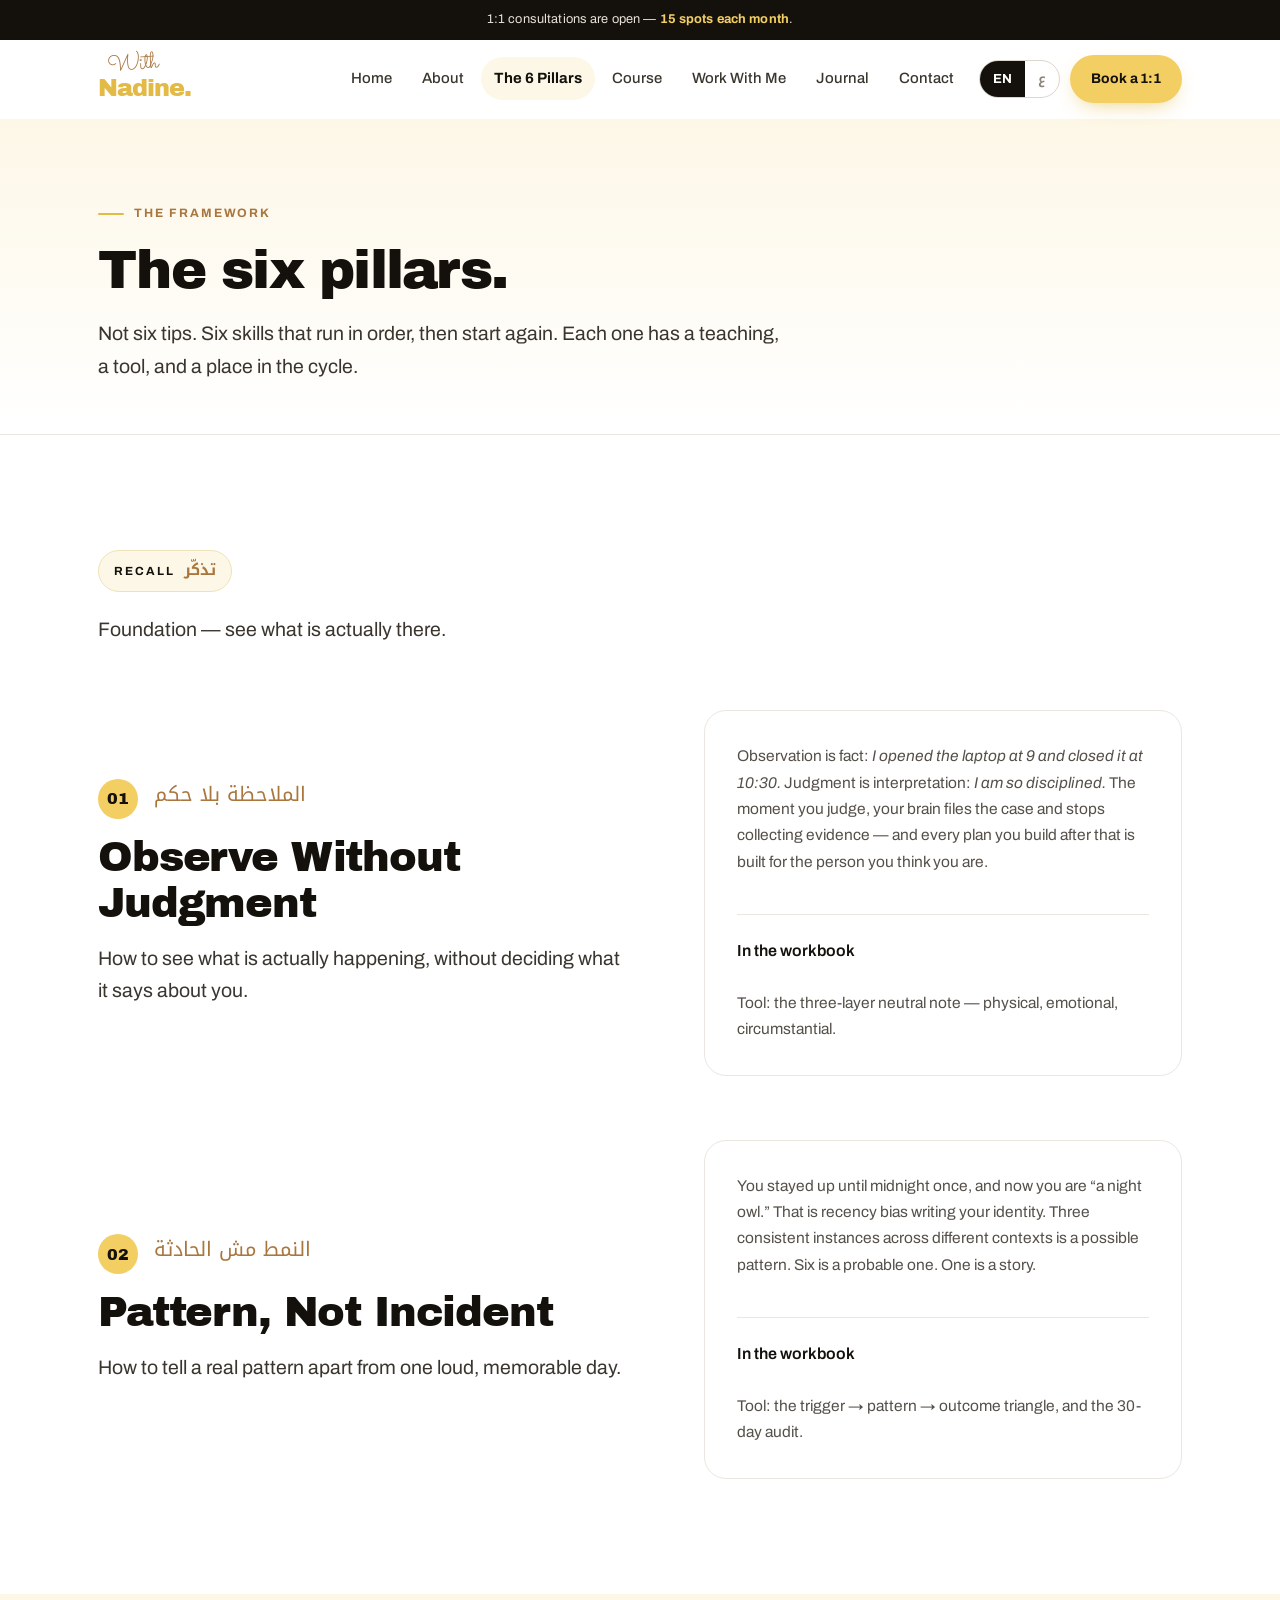
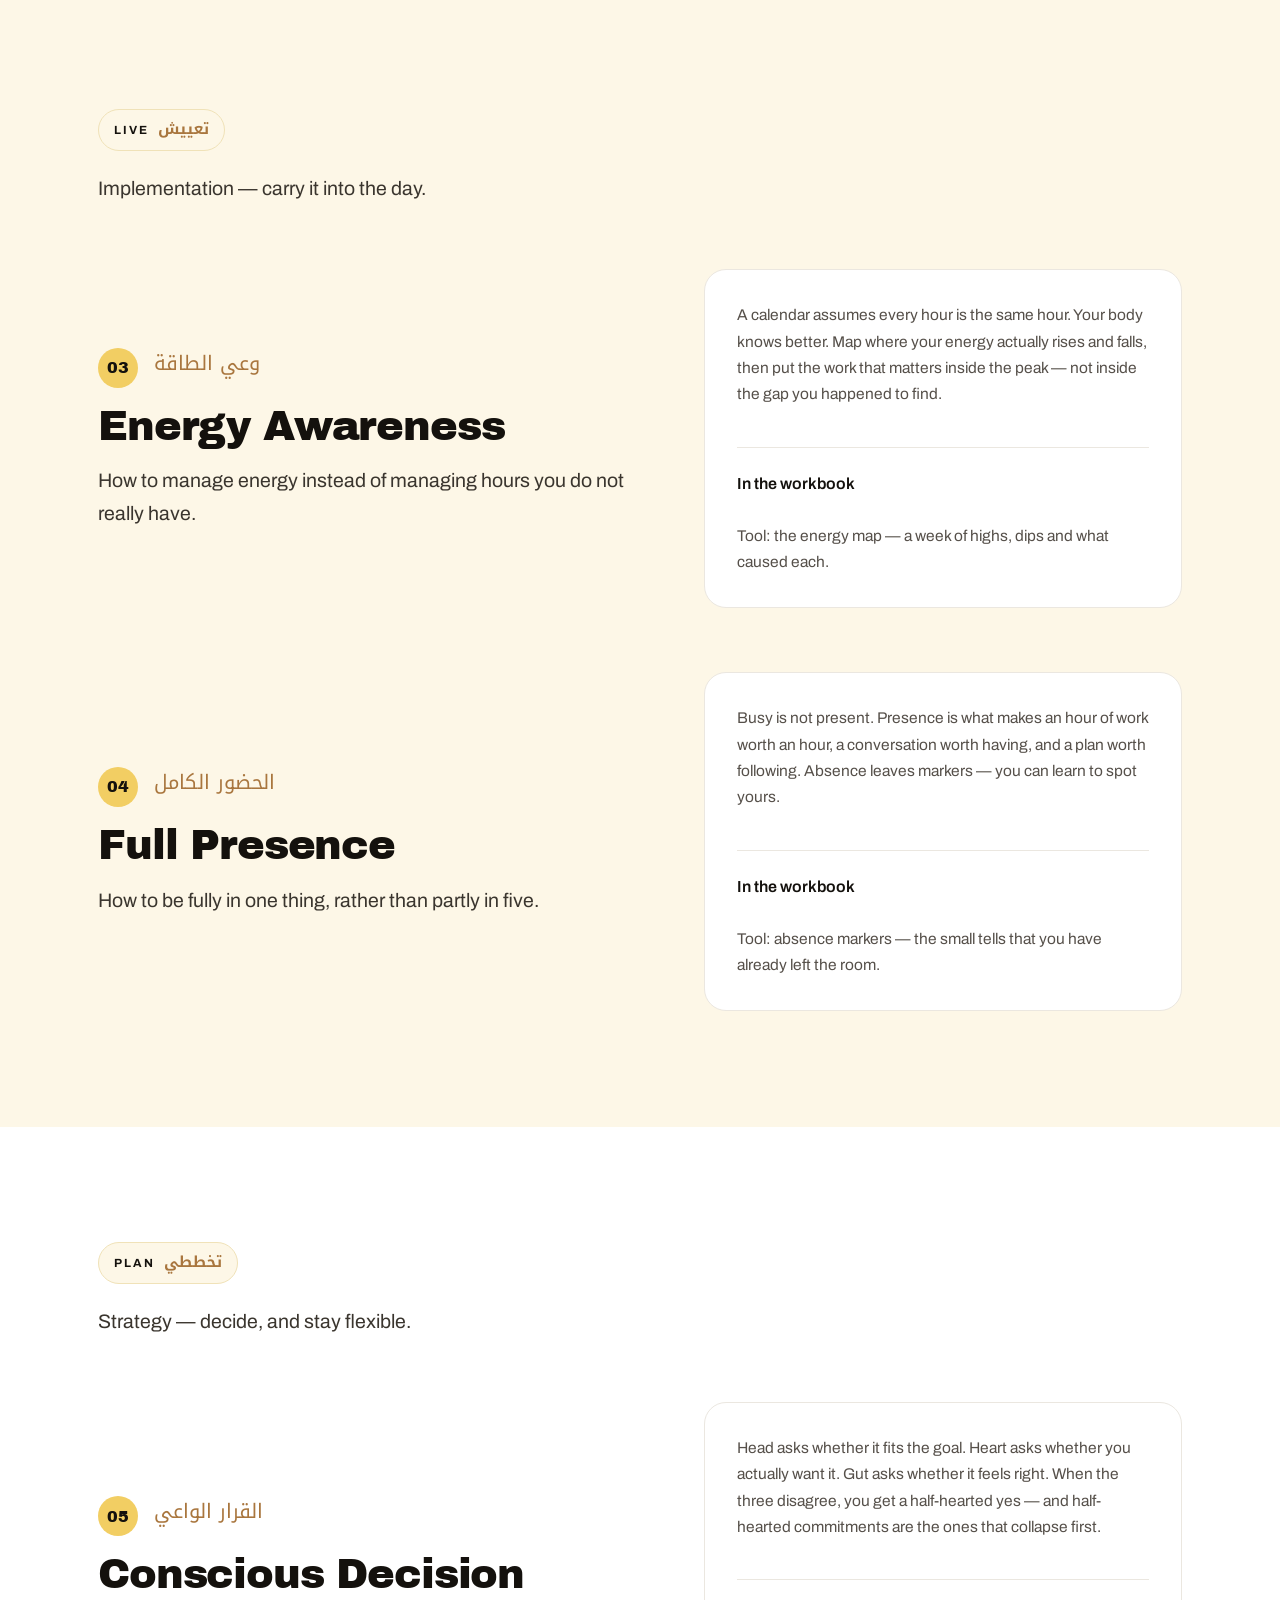
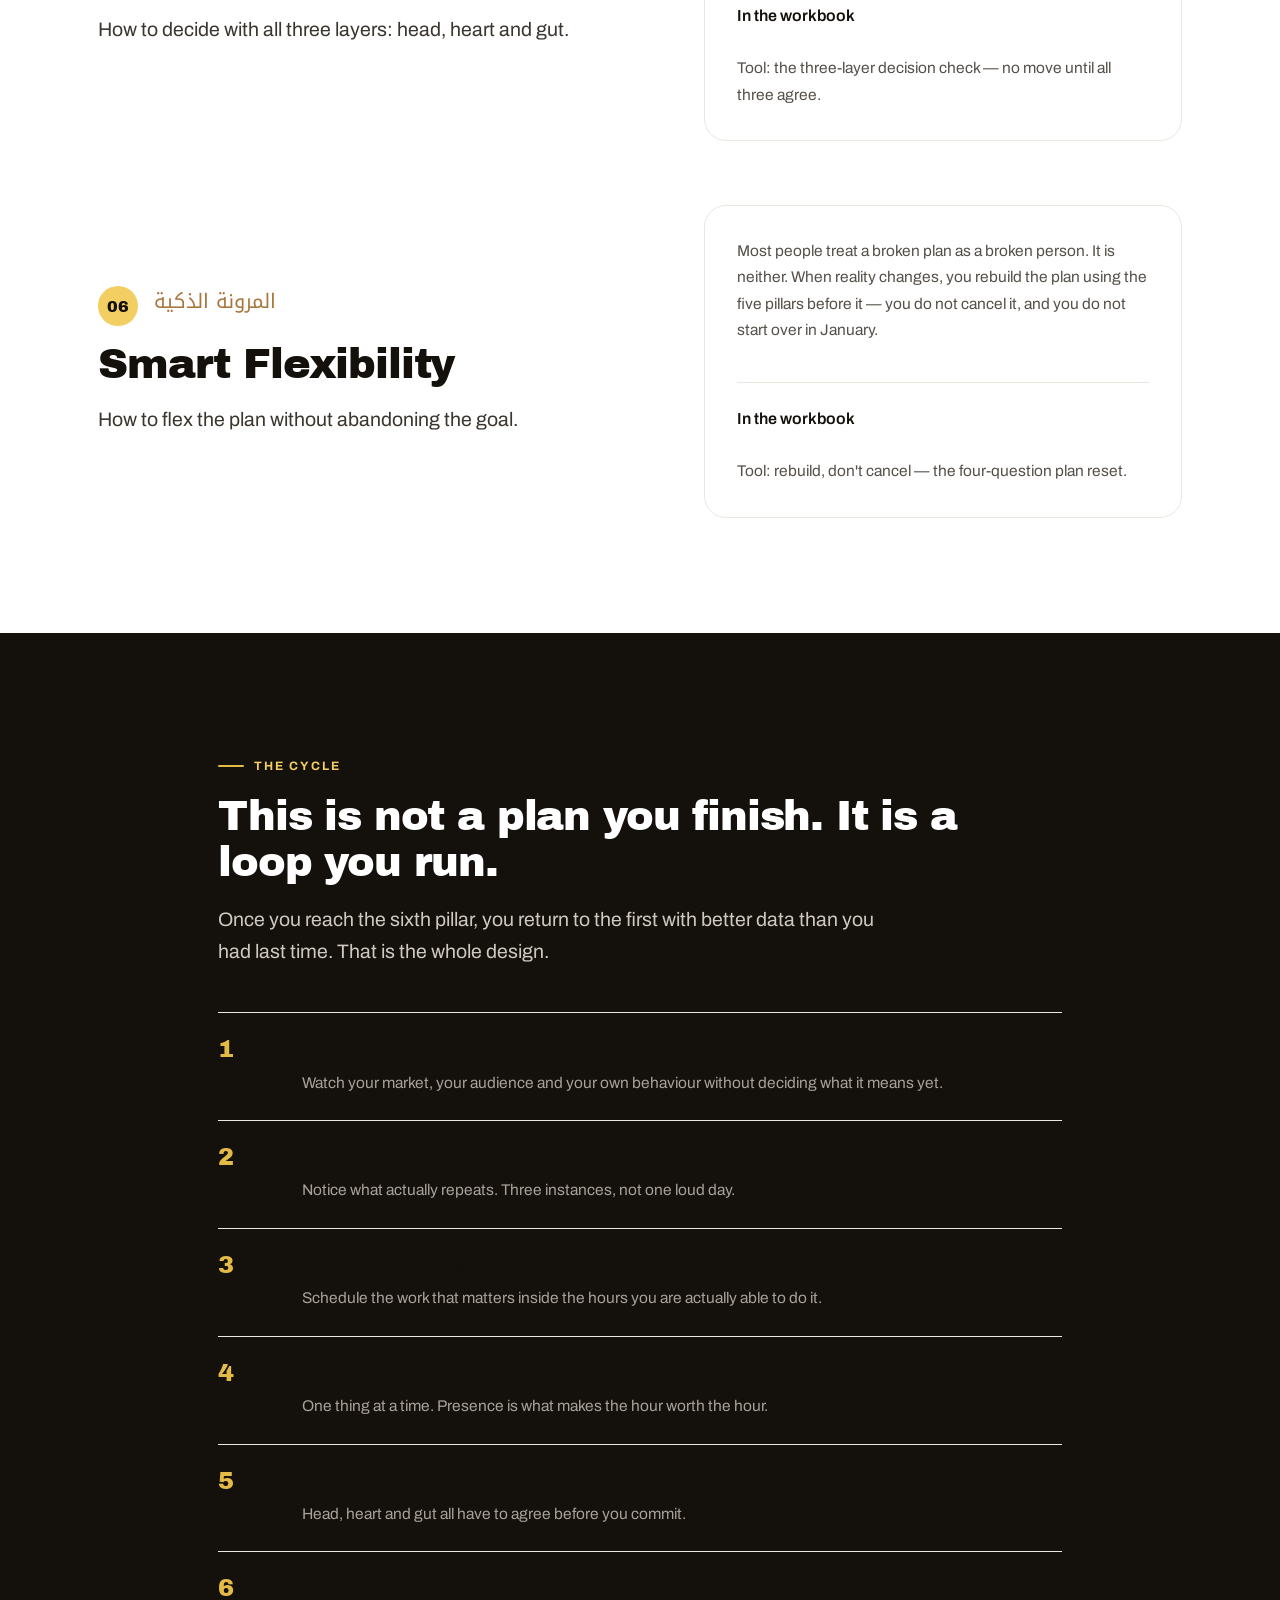
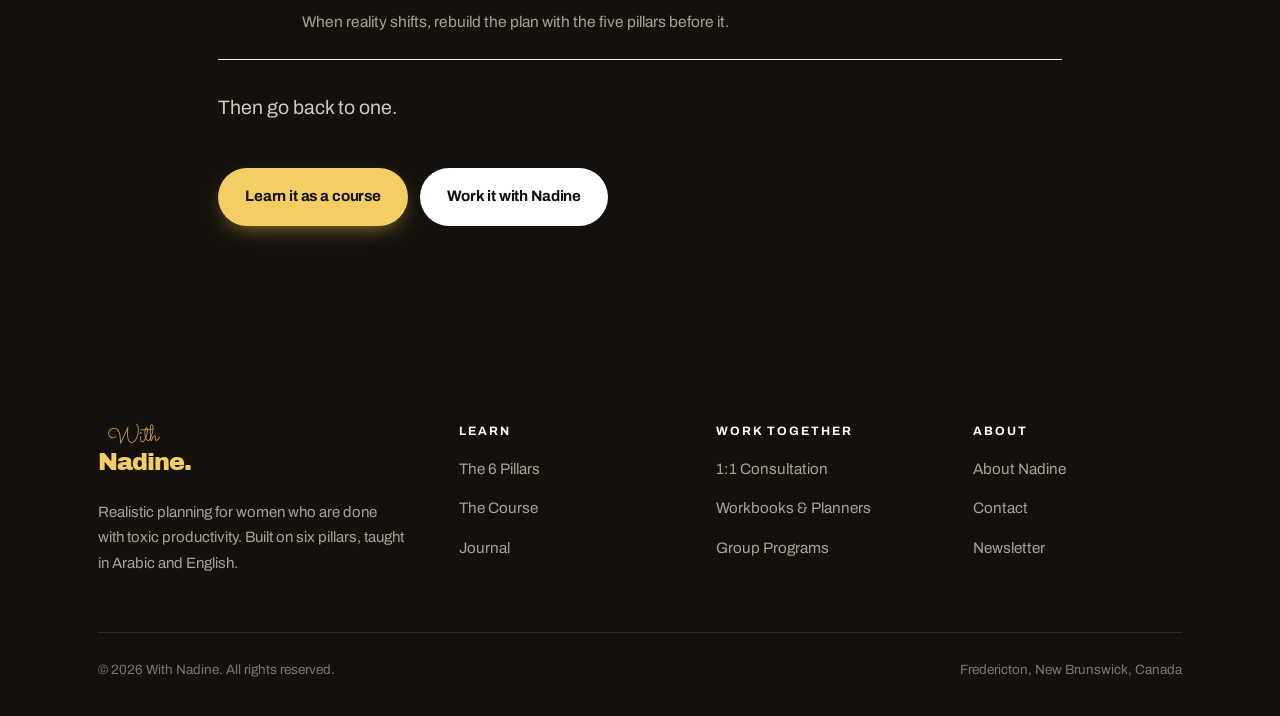
<file: pillars.html>
<!doctype html>
<html lang="en" dir="ltr">
<head>
<meta charset="utf-8">
<meta name="viewport" content="width=device-width, initial-scale=1">
<title>The 6 Pillars — With Nadine</title>
<meta name="description" content="Observe without judgment, pattern not incident, energy awareness, full presence, conscious decision, smart flexibility. The six-pillar framework behind With Nadine.">
<meta name="theme-color" content="#FFFFFF">
<meta property="og:title" content="The 6 Pillars — With Nadine">
<meta property="og:description" content="Observe without judgment, pattern not incident, energy awareness, full presence, conscious decision, smart flexibility. The six-pillar framework behind With Nadine.">
<meta property="og:type" content="website">
<meta property="og:locale" content="en_CA">
<meta property="og:locale:alternate" content="ar_AR">
<link rel="icon" href="data:image/svg+xml,%3Csvg xmlns='http://www.w3.org/2000/svg' viewBox='0 0 64 64'%3E%3Crect width='64' height='64' rx='14' fill='%23F2CE63'/%3E%3Cpath d='M16 46V18h7.6l12.2 17.4V18H43v28h-7.4L23.2 28.4V46z' fill='%2314110D'/%3E%3C/svg%3E">
<link rel="preconnect" href="https://fonts.googleapis.com">
<link rel="preconnect" href="https://fonts.gstatic.com" crossorigin>
<link rel="stylesheet" href="https://fonts.googleapis.com/css2?family=Archivo+Black&family=Archivo:wght@400;500;600;700&family=Sacramento&family=Noto+Kufi+Arabic:wght@400;500;700&family=IBM+Plex+Sans+Arabic:wght@400;500;600;700&display=swap">
<link rel="stylesheet" href="assets/css/style.css">
<script>document.documentElement.className += " js";</script>
</head>
<body>
<a class="skip" href="#main"><span data-lang="en">Skip to content</span><span data-lang="ar">تخطّي إلى المحتوى</span></a>
<div class="topbar"><span data-lang="en">1:1 consultations are open — <b>15 spots each month</b>.</span><span data-lang="ar">الاستشارات الفردية متاحة — <b>١٥ مقعداً شهرياً</b>.</span></div>
<header class="site-header">
  <div class="wrap nav">
    <a class="logo " href="index.html" aria-label="With Nadine — home"><span class="logo__script">With</span><span class="logo__name">Nadine.</span></a>
    <button class="burger" type="button" aria-expanded="false" aria-controls="nav-links" aria-label="Menu"><span></span></button>
    <nav class="nav__links" id="nav-links" aria-label="Main">
      <a class="nav__link" href="index.html"><span data-lang="en">Home</span><span data-lang="ar">الرئيسية</span></a>
      <a class="nav__link" href="about.html"><span data-lang="en">About</span><span data-lang="ar">عن نادين</span></a>
      <a class="nav__link" href="pillars.html" aria-current="page"><span data-lang="en">The 6 Pillars</span><span data-lang="ar">الركائز الست</span></a>
      <a class="nav__link" href="course.html"><span data-lang="en">Course</span><span data-lang="ar">الدورة</span></a>
      <a class="nav__link" href="work-with-me.html"><span data-lang="en">Work With Me</span><span data-lang="ar">اشتغلي معي</span></a>
      <a class="nav__link" href="journal.html"><span data-lang="en">Journal</span><span data-lang="ar">المدوّنة</span></a>
      <a class="nav__link" href="contact.html"><span data-lang="en">Contact</span><span data-lang="ar">تواصلي</span></a>
      <div class="nav__actions">
        <div class="lang" role="group" aria-label="Language / اللغة">
          <button type="button" data-set-lang="en" aria-pressed="true">EN</button>
          <button type="button" data-set-lang="ar" aria-pressed="false">ع</button>
        </div>
        <a class="btn btn--primary btn--sm" href="work-with-me.html#book"><span data-lang="en">Book a 1:1</span><span data-lang="ar">احجزي جلسة</span></a>
      </div>
    </nav>
  </div>
</header>
<main id="main">

<section class="pagehead">
  <div class="wrap">
    <p class="eyebrow"><span data-lang="en">The framework</span><span data-lang="ar">الإطار</span></p>
    <h1 class="h1"><span data-lang="en">The six pillars.</span><span data-lang="ar">الركائز الست.</span></h1>
    <p class="lede"><span data-lang="en">Not six tips. Six skills that run in order, then start again. Each one has a teaching, a tool, and a place in the cycle.</span><span data-lang="ar">ليست ست نصائح. بل ست مهارات تعمل بالترتيب، ثم تبدأ من جديد. لكل واحدة درس، وأداة، وموقع في الدورة.</span></p>
  </div>
</section>
<div class="sec ">
  <div class="wrap">
    <p class="phase">RECALL <i>تذكّر</i></p>
    <p class="lede"><span data-lang="en">Foundation — see what is actually there.</span><span data-lang="ar">الأساس — أن تري ما هو موجود فعلاً.</span></p>
    <article class="split reveal" id="p01" style="margin-top:clamp(40px,6vw,64px)">
  <div>
    <div class="pillar__head" style="justify-content:flex-start;gap:16px">
      <span class="pillar__num">01</span>
      <span class="pillar__ar" style="font-size:1.25rem">الملاحظة بلا حكم</span>
    </div>
    <h2 class="h2" style="margin-top:6px"><span data-lang="en">Observe Without Judgment</span><span data-lang="ar">الملاحظة بلا حكم</span></h2>
    <p class="lede" style="margin-top:16px"><span data-lang="en">How to see what is actually happening, without deciding what it says about you.</span><span data-lang="ar">كيف ترين ما يحدث فعلاً، دون أن تحكمي على نفسك من خلاله.</span></p>
  </div>
  <div class="card card--flat">
    <p class="card__body"><span data-lang="en">Observation is fact: <em>I opened the laptop at 9 and closed it at 10:30.</em> Judgment is interpretation: <em>I am so disciplined.</em> The moment you judge, your brain files the case and stops collecting evidence — and every plan you build after that is built for the person you think you are.</span><span data-lang="ar">الملاحظة حقيقة: <em>فتحت اللابتوب الساعة ٩ وأغلقته ١٠:٣٠.</em> الحكم تفسير: <em>أنا منضبطة جداً.</em> لحظة ما تحكمين، يقفل دماغك الملف ويتوقف عن جمع الأدلة — وكل خطة تبنينها بعدها تكون لشخص تتخيلينه، لا لشخص موجود.</span></p>
    <hr style="margin:22px 0">
    <p class="h4"><span data-lang="en">In the workbook</span><span data-lang="ar">في الكتيّب</span></p>
    <p class="card__body" style="margin-top:8px"><span data-lang="en">Tool: the three-layer neutral note — physical, emotional, circumstantial.</span><span data-lang="ar">الأداة: الملاحظة المحايدة بثلاث طبقات — الجسدية، الشعورية، الظرفية.</span></p>
  </div>
</article>
    <article class="split reveal" id="p02" style="margin-top:clamp(40px,6vw,64px)">
  <div>
    <div class="pillar__head" style="justify-content:flex-start;gap:16px">
      <span class="pillar__num">02</span>
      <span class="pillar__ar" style="font-size:1.25rem">النمط مش الحادثة</span>
    </div>
    <h2 class="h2" style="margin-top:6px"><span data-lang="en">Pattern, Not Incident</span><span data-lang="ar">النمط مش الحادثة</span></h2>
    <p class="lede" style="margin-top:16px"><span data-lang="en">How to tell a real pattern apart from one loud, memorable day.</span><span data-lang="ar">كيف تميّزين النمط الحقيقي عن يوم واحد صاخب لا يُنسى.</span></p>
  </div>
  <div class="card card--flat">
    <p class="card__body"><span data-lang="en">You stayed up until midnight once, and now you are &ldquo;a night owl.&rdquo; That is recency bias writing your identity. Three consistent instances across different contexts is a possible pattern. Six is a probable one. One is a story.</span><span data-lang="ar">سهرت مرة حتى منتصف الليل، فصرتِ «إنسانة ليلية». هذا انحياز الحداثة وهو يكتب هويتك. ثلاث حالات متسقة في سياقات مختلفة = نمط محتمل. ست حالات = نمط شبه مؤكد. حالة واحدة = قصة.</span></p>
    <hr style="margin:22px 0">
    <p class="h4"><span data-lang="en">In the workbook</span><span data-lang="ar">في الكتيّب</span></p>
    <p class="card__body" style="margin-top:8px"><span data-lang="en">Tool: the trigger &rarr; pattern &rarr; outcome triangle, and the 30-day audit.</span><span data-lang="ar">الأداة: مثلث المحفّز ← النمط ← النتيجة، ومراجعة الثلاثين يوماً.</span></p>
  </div>
</article>
  </div>
</div>
<div class="sec sec--wash">
  <div class="wrap">
    <p class="phase">LIVE <i>تعييش</i></p>
    <p class="lede"><span data-lang="en">Implementation — carry it into the day.</span><span data-lang="ar">التطبيق — أن تعيشيه في يومك.</span></p>
    <article class="split reveal" id="p03" style="margin-top:clamp(40px,6vw,64px)">
  <div>
    <div class="pillar__head" style="justify-content:flex-start;gap:16px">
      <span class="pillar__num">03</span>
      <span class="pillar__ar" style="font-size:1.25rem">وعي الطاقة</span>
    </div>
    <h2 class="h2" style="margin-top:6px"><span data-lang="en">Energy Awareness</span><span data-lang="ar">وعي الطاقة</span></h2>
    <p class="lede" style="margin-top:16px"><span data-lang="en">How to manage energy instead of managing hours you do not really have.</span><span data-lang="ar">كيف تديرين طاقتك بدل أن تديري ساعات لا تملكينها أصلاً.</span></p>
  </div>
  <div class="card card--flat">
    <p class="card__body"><span data-lang="en">A calendar assumes every hour is the same hour. Your body knows better. Map where your energy actually rises and falls, then put the work that matters inside the peak — not inside the gap you happened to find.</span><span data-lang="ar">التقويم يفترض أن كل ساعة تشبه الأخرى. جسدك يعرف غير ذلك. ارسمي خريطة طاقتك الحقيقية، ثم ضعي العمل المهم داخل الذروة — لا داخل أي فراغ صادفتِه.</span></p>
    <hr style="margin:22px 0">
    <p class="h4"><span data-lang="en">In the workbook</span><span data-lang="ar">في الكتيّب</span></p>
    <p class="card__body" style="margin-top:8px"><span data-lang="en">Tool: the energy map — a week of highs, dips and what caused each.</span><span data-lang="ar">الأداة: خريطة الطاقة — أسبوع من الذروات والهبوط وسبب كل منهما.</span></p>
  </div>
</article>
    <article class="split reveal" id="p04" style="margin-top:clamp(40px,6vw,64px)">
  <div>
    <div class="pillar__head" style="justify-content:flex-start;gap:16px">
      <span class="pillar__num">04</span>
      <span class="pillar__ar" style="font-size:1.25rem">الحضور الكامل</span>
    </div>
    <h2 class="h2" style="margin-top:6px"><span data-lang="en">Full Presence</span><span data-lang="ar">الحضور الكامل</span></h2>
    <p class="lede" style="margin-top:16px"><span data-lang="en">How to be fully in one thing, rather than partly in five.</span><span data-lang="ar">كيف تكونين حاضرة بالكامل في شيء واحد، بدل أن تكوني نصف حاضرة في خمسة.</span></p>
  </div>
  <div class="card card--flat">
    <p class="card__body"><span data-lang="en">Busy is not present. Presence is what makes an hour of work worth an hour, a conversation worth having, and a plan worth following. Absence leaves markers — you can learn to spot yours.</span><span data-lang="ar">الانشغال ليس حضوراً. الحضور هو ما يجعل ساعة العمل تساوي ساعة، والحديث يستحق أن يُقال، والخطة تستحق أن تُتبع. الغياب يترك علامات — ويمكنك أن تتعلمي ملاحظتها.</span></p>
    <hr style="margin:22px 0">
    <p class="h4"><span data-lang="en">In the workbook</span><span data-lang="ar">في الكتيّب</span></p>
    <p class="card__body" style="margin-top:8px"><span data-lang="en">Tool: absence markers — the small tells that you have already left the room.</span><span data-lang="ar">الأداة: علامات الغياب — الإشارات الصغيرة التي تكشف أنك غادرتِ الغرفة أصلاً.</span></p>
  </div>
</article>
  </div>
</div>
<div class="sec ">
  <div class="wrap">
    <p class="phase">PLAN <i>تخططي</i></p>
    <p class="lede"><span data-lang="en">Strategy — decide, and stay flexible.</span><span data-lang="ar">الاستراتيجية — أن تقرّري وتبقي مرنة.</span></p>
    <article class="split reveal" id="p05" style="margin-top:clamp(40px,6vw,64px)">
  <div>
    <div class="pillar__head" style="justify-content:flex-start;gap:16px">
      <span class="pillar__num">05</span>
      <span class="pillar__ar" style="font-size:1.25rem">القرار الواعي</span>
    </div>
    <h2 class="h2" style="margin-top:6px"><span data-lang="en">Conscious Decision</span><span data-lang="ar">القرار الواعي</span></h2>
    <p class="lede" style="margin-top:16px"><span data-lang="en">How to decide with all three layers: head, heart and gut.</span><span data-lang="ar">كيف تقرّرين بالطبقات الثلاث: العقل، القلب، والحدس.</span></p>
  </div>
  <div class="card card--flat">
    <p class="card__body"><span data-lang="en">Head asks whether it fits the goal. Heart asks whether you actually want it. Gut asks whether it feels right. When the three disagree, you get a half-hearted yes — and half-hearted commitments are the ones that collapse first.</span><span data-lang="ar">العقل يسأل: هل يناسب الهدف؟ القلب يسأل: هل أريده فعلاً؟ الحدس يسأل: هل يبدو صحيحاً؟ حين تختلف الثلاثة، تحصلين على «نعم» فاترة — والالتزامات الفاترة هي أول ما ينهار.</span></p>
    <hr style="margin:22px 0">
    <p class="h4"><span data-lang="en">In the workbook</span><span data-lang="ar">في الكتيّب</span></p>
    <p class="card__body" style="margin-top:8px"><span data-lang="en">Tool: the three-layer decision check — no move until all three agree.</span><span data-lang="ar">الأداة: فحص القرار بثلاث طبقات — لا تتحركي قبل أن تتفق الثلاثة.</span></p>
  </div>
</article>
    <article class="split reveal" id="p06" style="margin-top:clamp(40px,6vw,64px)">
  <div>
    <div class="pillar__head" style="justify-content:flex-start;gap:16px">
      <span class="pillar__num">06</span>
      <span class="pillar__ar" style="font-size:1.25rem">المرونة الذكية</span>
    </div>
    <h2 class="h2" style="margin-top:6px"><span data-lang="en">Smart Flexibility</span><span data-lang="ar">المرونة الذكية</span></h2>
    <p class="lede" style="margin-top:16px"><span data-lang="en">How to flex the plan without abandoning the goal.</span><span data-lang="ar">كيف تعدّلين الخطة دون أن تتخلّي عن الهدف.</span></p>
  </div>
  <div class="card card--flat">
    <p class="card__body"><span data-lang="en">Most people treat a broken plan as a broken person. It is neither. When reality changes, you rebuild the plan using the five pillars before it — you do not cancel it, and you do not start over in January.</span><span data-lang="ar">أغلب الناس يعاملون الخطة المكسورة كأنها شخص مكسور. وهي ليست كذلك. حين يتغيّر الواقع، تعيدين بناء الخطة بالركائز الخمس قبلها — لا تلغينها، ولا تنتظرين يناير.</span></p>
    <hr style="margin:22px 0">
    <p class="h4"><span data-lang="en">In the workbook</span><span data-lang="ar">في الكتيّب</span></p>
    <p class="card__body" style="margin-top:8px"><span data-lang="en">Tool: rebuild, don't cancel — the four-question plan reset.</span><span data-lang="ar">الأداة: أعيدي البناء ولا تلغي — إعادة ضبط الخطة بأربعة أسئلة.</span></p>
  </div>
</article>
  </div>
</div>
<section class="sec sec--ink">
  <div class="wrap wrap--mid">
    <p class="eyebrow" style="color:var(--yellow)"><span data-lang="en">The cycle</span><span data-lang="ar">الدورة</span></p>
    <h2 class="h2"><span data-lang="en">This is not a plan you finish. It is a loop you run.</span><span data-lang="ar">هذه ليست خطة تنتهي منها. بل حلقة تدورين فيها.</span></h2>
    <p class="lede" style="color:#CFC9C0;margin-top:18px"><span data-lang="en">Once you reach the sixth pillar, you return to the first with better data than you had last time. That is the whole design.</span><span data-lang="ar">حين تصلين إلى الركيزة السادسة، تعودين إلى الأولى ببيانات أفضل مما كان لديك في المرة السابقة. هذا هو التصميم كله.</span></p>
    <div class="steps mt-l">
      <div class="step"><div class="step__num">1</div><div><p class="h3 step__t"><span data-lang="en">Observe</span><span data-lang="ar">لاحظي</span></p><p class="card__body" style="color:#A8A199"><span data-lang="en">Watch your market, your audience and your own behaviour without deciding what it means yet.</span><span data-lang="ar">راقبي محيطك، جمهورك، وسلوكك أنت، دون أن تقرّري بعد ماذا يعني ذلك.</span></p></div></div>
      <div class="step"><div class="step__num">2</div><div><p class="h3 step__t"><span data-lang="en">Find the pattern</span><span data-lang="ar">اكتشفي النمط</span></p><p class="card__body" style="color:#A8A199"><span data-lang="en">Notice what actually repeats. Three instances, not one loud day.</span><span data-lang="ar">لاحظي ما يتكرّر فعلاً. ثلاث حالات، لا يوماً صاخباً واحداً.</span></p></div></div>
      <div class="step"><div class="step__num">3</div><div><p class="h3 step__t"><span data-lang="en">Protect the energy</span><span data-lang="ar">احمي الطاقة</span></p><p class="card__body" style="color:#A8A199"><span data-lang="en">Schedule the work that matters inside the hours you are actually able to do it.</span><span data-lang="ar">ضعي العمل المهم داخل الساعات التي تستطيعين فيها فعلاً.</span></p></div></div>
      <div class="step"><div class="step__num">4</div><div><p class="h3 step__t"><span data-lang="en">Show up fully</span><span data-lang="ar">احضري بالكامل</span></p><p class="card__body" style="color:#A8A199"><span data-lang="en">One thing at a time. Presence is what makes the hour worth the hour.</span><span data-lang="ar">شيء واحد في كل مرة. الحضور هو ما يجعل الساعة تساوي ساعة.</span></p></div></div>
      <div class="step"><div class="step__num">5</div><div><p class="h3 step__t"><span data-lang="en">Decide consciously</span><span data-lang="ar">قرّري بوعي</span></p><p class="card__body" style="color:#A8A199"><span data-lang="en">Head, heart and gut all have to agree before you commit.</span><span data-lang="ar">العقل والقلب والحدس، الثلاثة يجب أن يتفقوا قبل أن تلتزمي.</span></p></div></div>
      <div class="step"><div class="step__num">6</div><div><p class="h3 step__t"><span data-lang="en">Flex, don't cancel</span><span data-lang="ar">عدّلي ولا تلغي</span></p><p class="card__body" style="color:#A8A199"><span data-lang="en">When reality shifts, rebuild the plan with the five pillars before it.</span><span data-lang="ar">حين يتغيّر الواقع، أعيدي بناء الخطة بالركائز الخمس السابقة.</span></p></div></div>
    </div>
    <p class="lede" style="color:#CFC9C0;margin-top:32px"><span data-lang="en">Then go back to one.</span><span data-lang="ar">ثم عودي إلى الأولى.</span></p>
    <div class="btn-row mt-l">
      <a class="btn btn--primary" href="course.html"><span data-lang="en">Learn it as a course</span><span data-lang="ar">تعلّميها كدورة</span></a>
      <a class="btn btn--light" href="work-with-me.html#book"><span data-lang="en">Work it with Nadine</span><span data-lang="ar">اعملي عليها مع نادين</span></a>
    </div>
  </div>
</section>
</main>
<footer class="site-footer">
  <div class="wrap">
    <div class="foot__grid">
      <div>
        <a class="logo " href="index.html" aria-label="With Nadine — home"><span class="logo__script">With</span><span class="logo__name">Nadine.</span></a>
        <p class="foot__about"><span data-lang="en">Realistic planning for women who are done with toxic productivity. Built on six pillars, taught in Arabic and English.</span><span data-lang="ar">تخطيط واقعي للنساء اللواتي تعبن من ثقافة الإنتاجية السامة. مبني على ست ركائز، ويُدرَّس بالعربية والإنجليزية.</span></p>
      </div>
      <div><h2 class="foot__h"><span data-lang="en">Learn</span><span data-lang="ar">تعلّمي</span></h2><ul class="foot__list"><li><a href="pillars.html"><span data-lang="en">The 6 Pillars</span><span data-lang="ar">الركائز الست</span></a></li><li><a href="course.html"><span data-lang="en">The Course</span><span data-lang="ar">الدورة</span></a></li><li><a href="journal.html"><span data-lang="en">Journal</span><span data-lang="ar">المدوّنة</span></a></li></ul></div>
      <div><h2 class="foot__h"><span data-lang="en">Work together</span><span data-lang="ar">اشتغلي معي</span></h2><ul class="foot__list"><li><a href="work-with-me.html#book"><span data-lang="en">1:1 Consultation</span><span data-lang="ar">استشارة فردية</span></a></li><li><a href="work-with-me.html#products"><span data-lang="en">Workbooks &amp; Planners</span><span data-lang="ar">كتيّبات ومخططات</span></a></li><li><a href="work-with-me.html#groups"><span data-lang="en">Group Programs</span><span data-lang="ar">البرامج الجماعية</span></a></li></ul></div>
      <div><h2 class="foot__h"><span data-lang="en">About</span><span data-lang="ar">عن</span></h2><ul class="foot__list"><li><a href="about.html"><span data-lang="en">About Nadine</span><span data-lang="ar">عن نادين</span></a></li><li><a href="contact.html"><span data-lang="en">Contact</span><span data-lang="ar">تواصلي</span></a></li><li><a href="index.html#newsletter"><span data-lang="en">Newsletter</span><span data-lang="ar">النشرة البريدية</span></a></li></ul></div>
    </div>
    <div class="foot__bottom">
      <span>&copy; <span data-year>2026</span> With Nadine. <span data-lang="en">All rights reserved.</span><span data-lang="ar">جميع الحقوق محفوظة.</span></span>
      <span><span data-lang="en">Fredericton, New Brunswick, Canada</span><span data-lang="ar">فريدريكتون، نيو برونزويك، كندا</span></span>
    </div>
  </div>
</footer>
<script src="assets/js/main.js"></script>
</body>
</html>
</file>
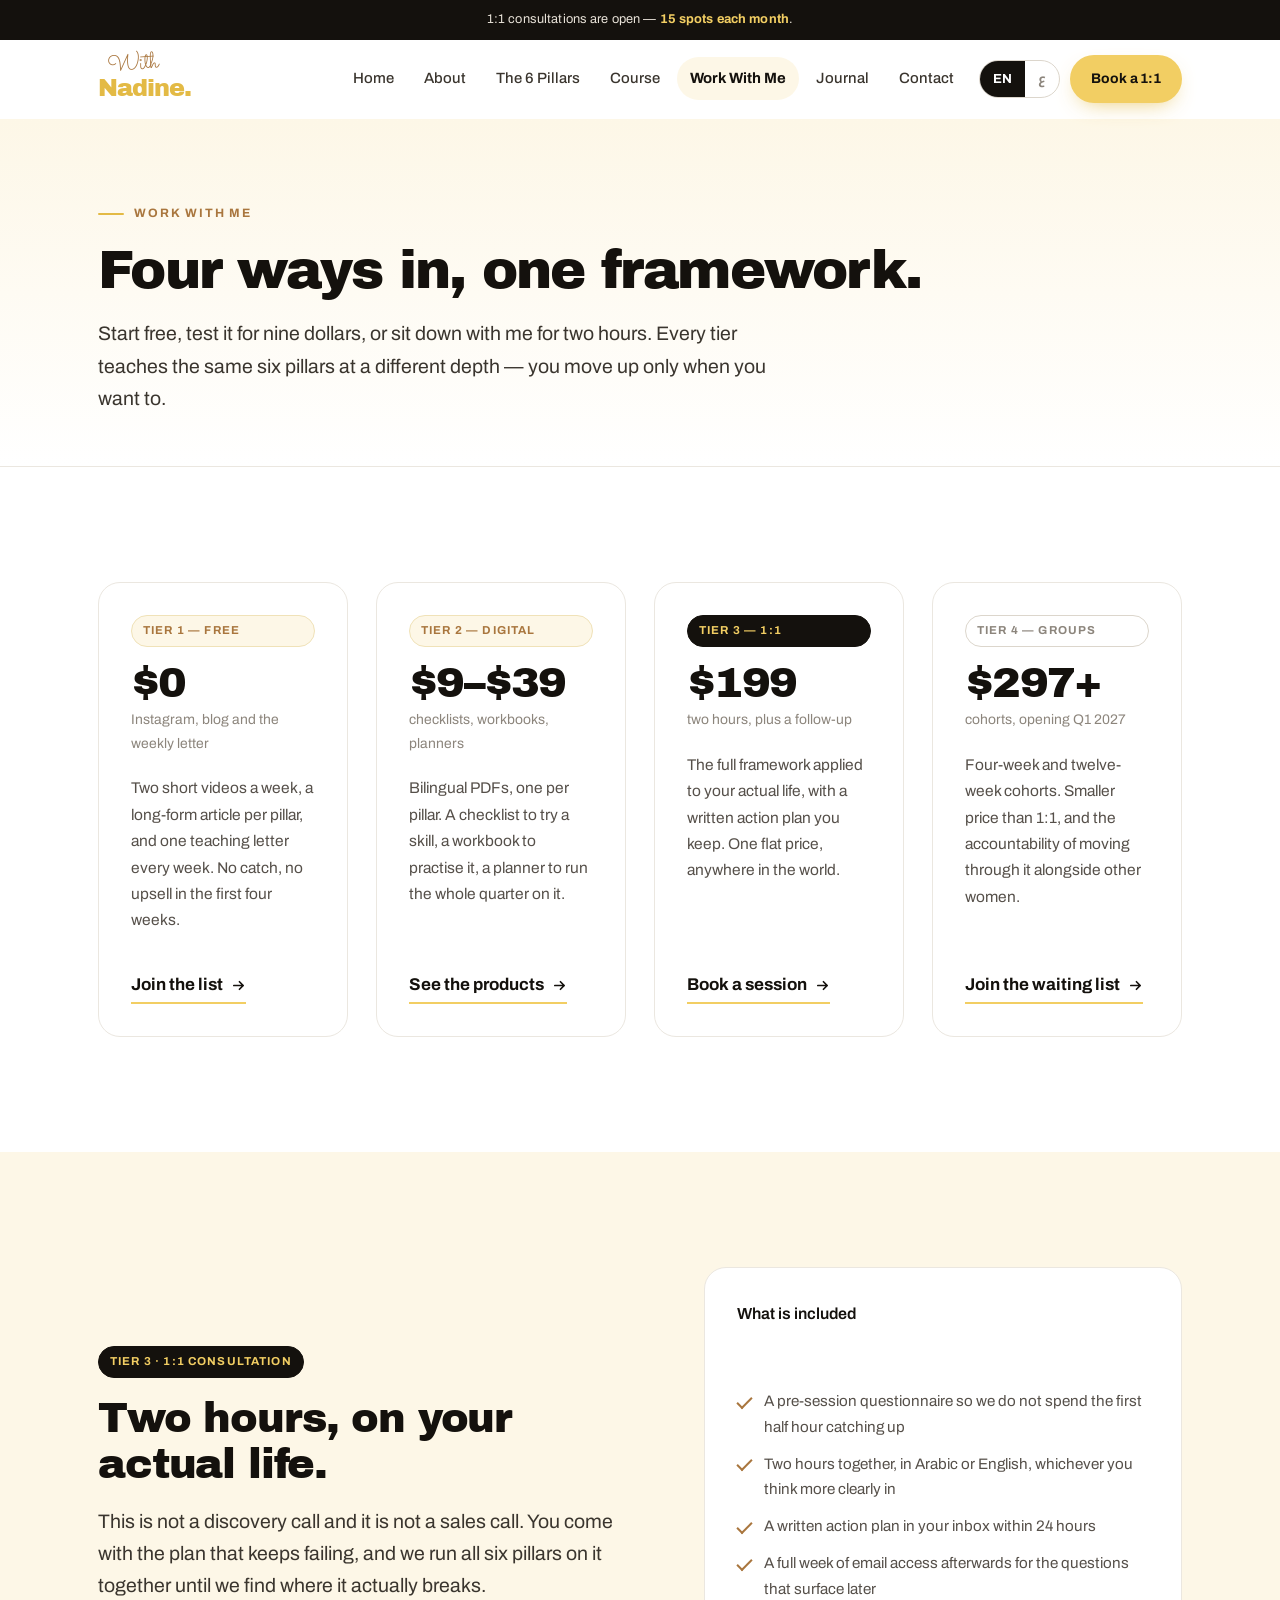
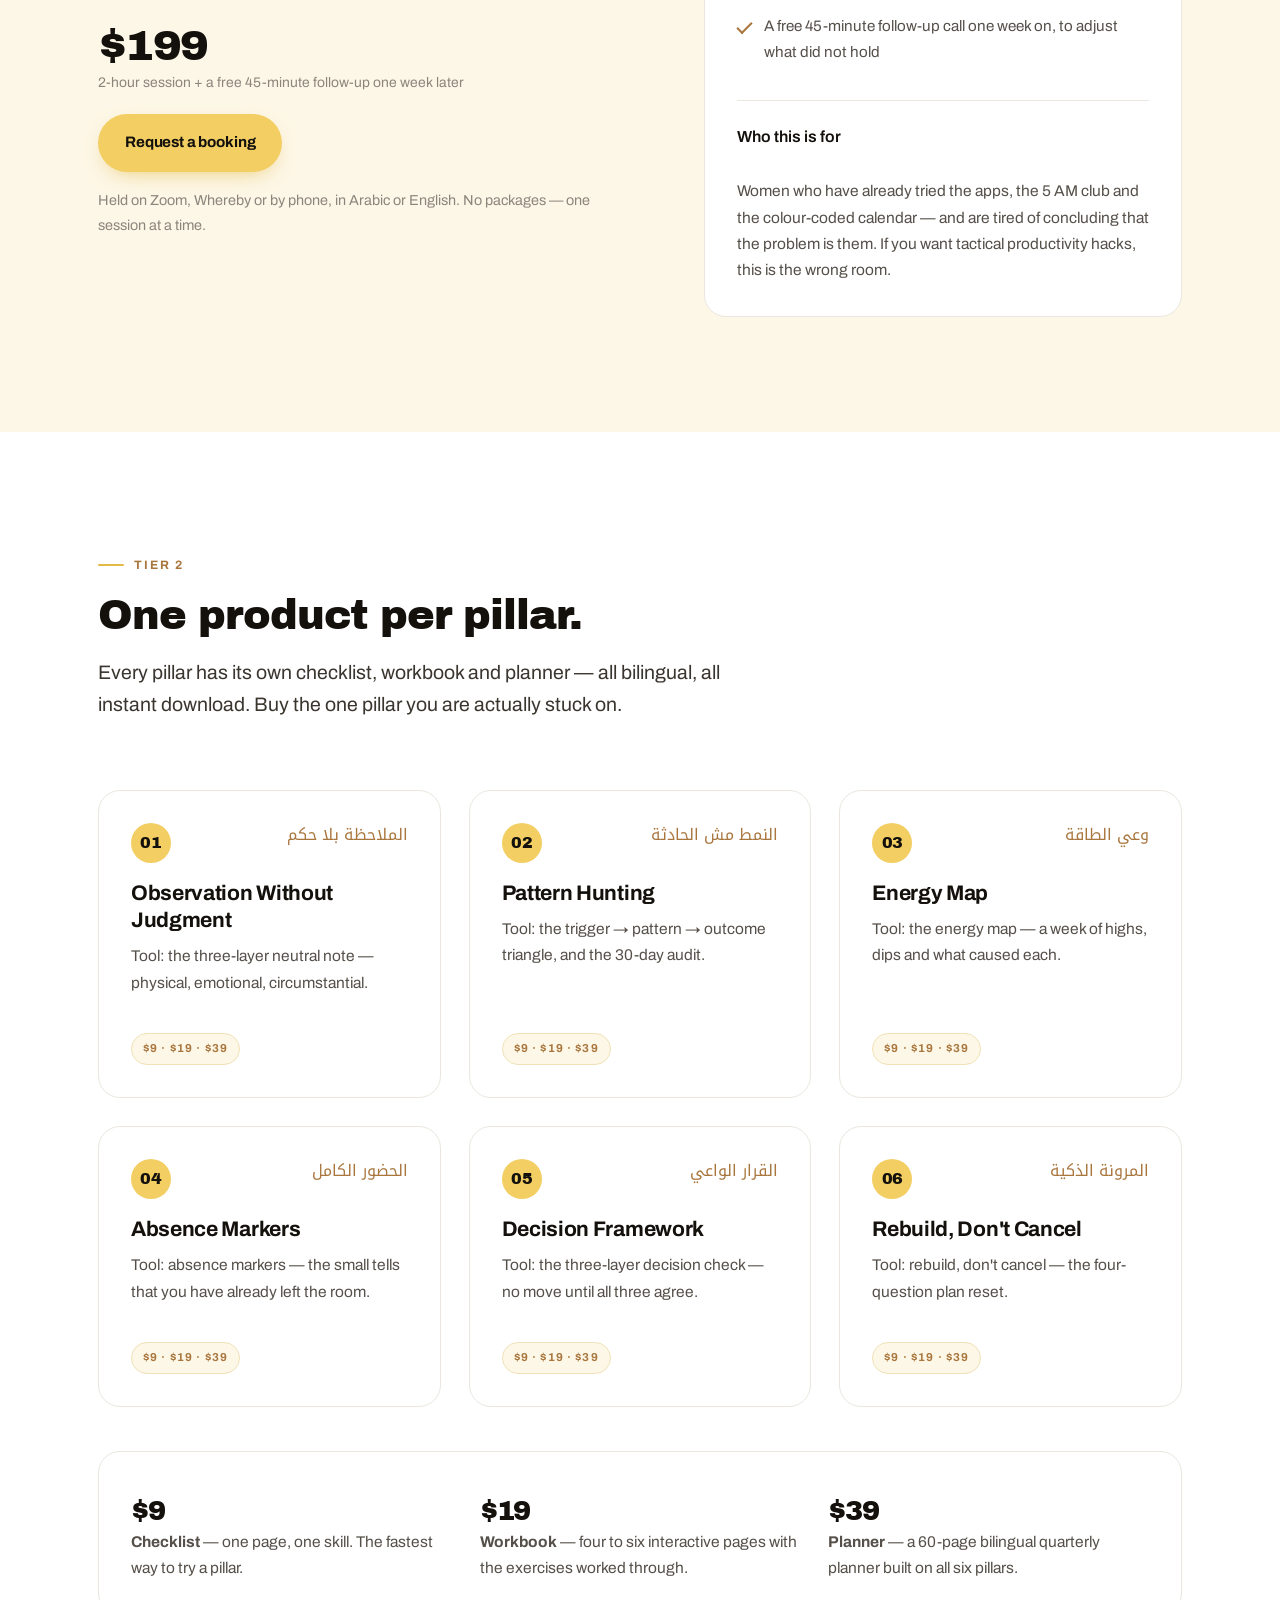
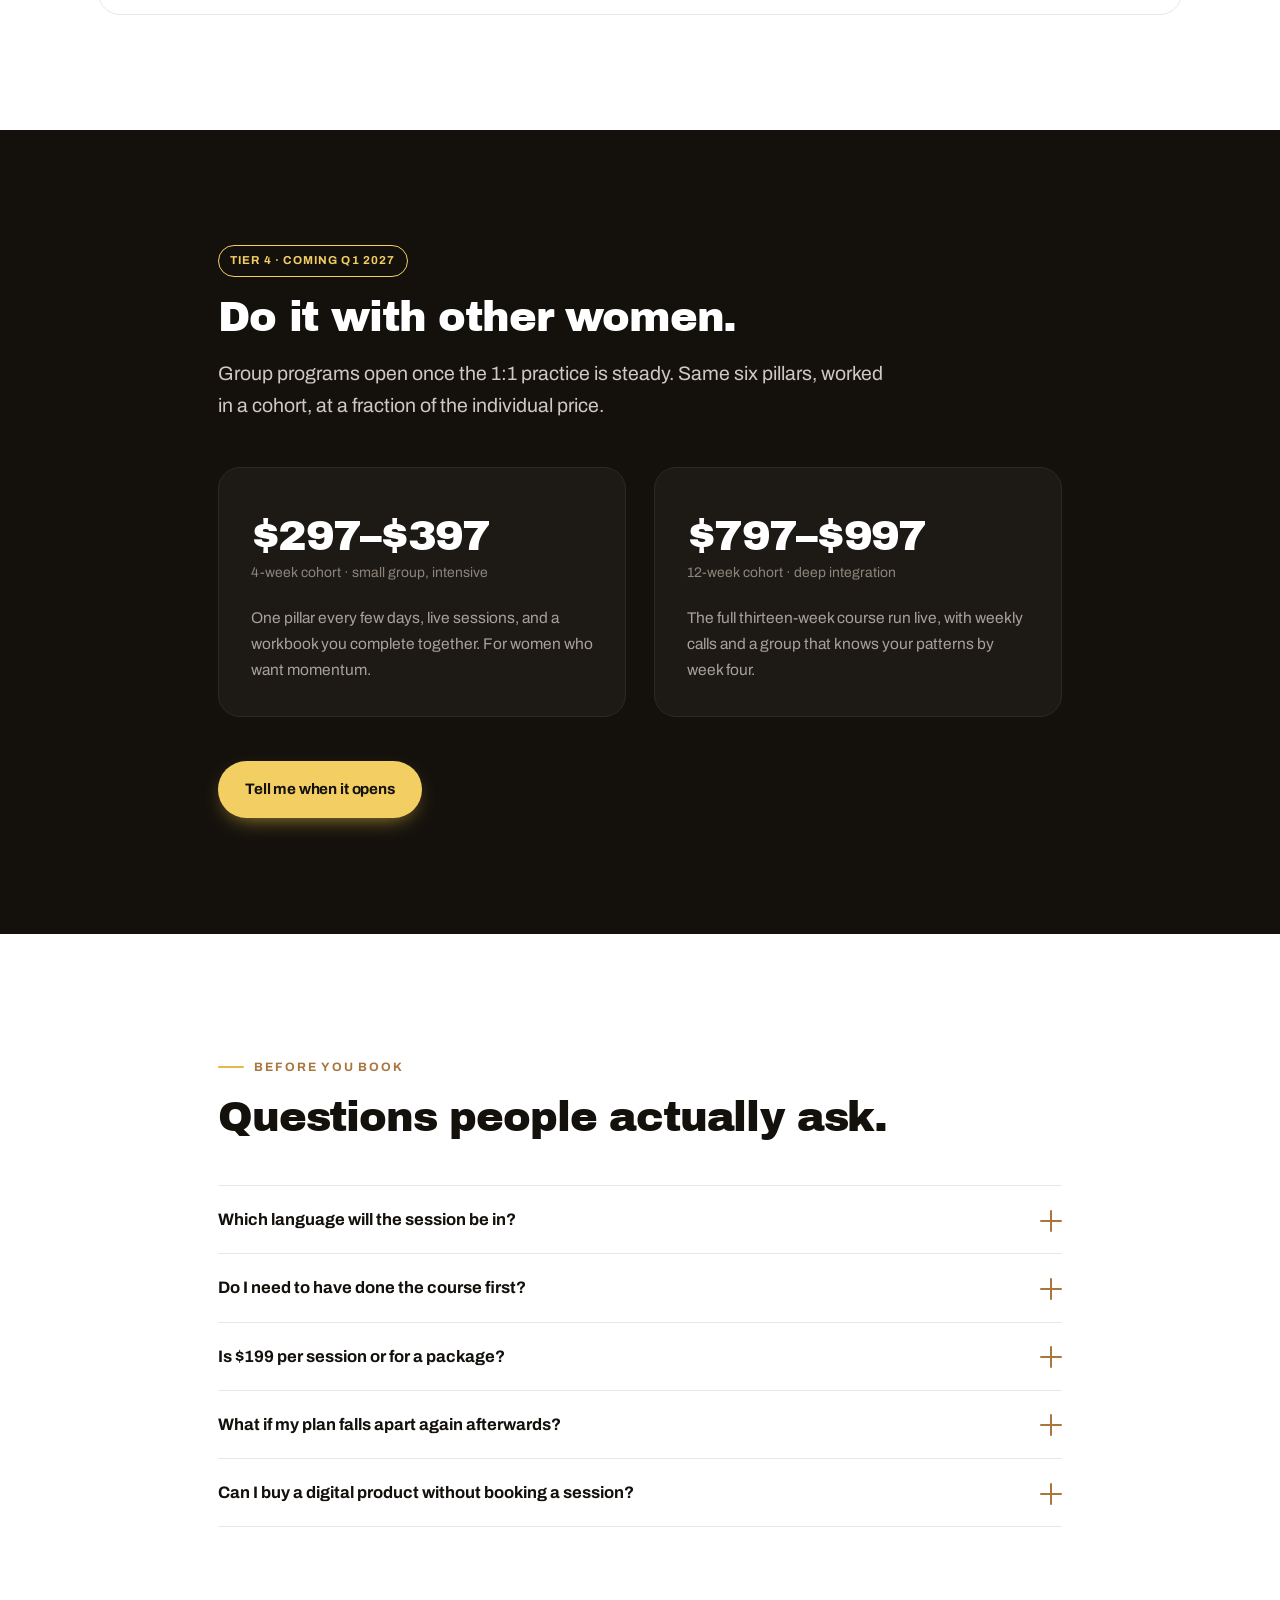
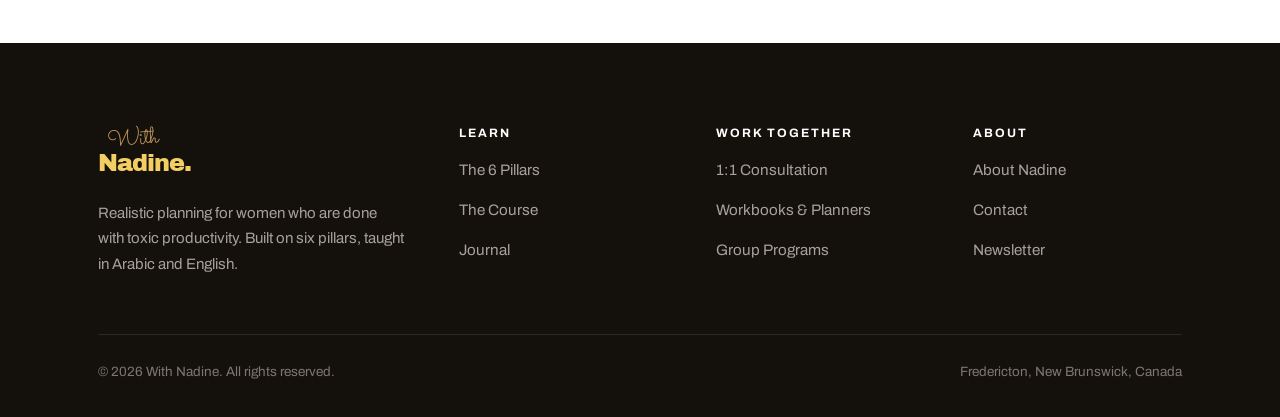
<file: work-with-me.html>
<!doctype html>
<html lang="en" dir="ltr">
<head>
<meta charset="utf-8">
<meta name="viewport" content="width=device-width, initial-scale=1">
<title>Work With Me — With Nadine</title>
<meta name="description" content="1:1 consultations, bilingual workbooks and planners, and group programs built on the six-pillar realistic planning framework.">
<meta name="theme-color" content="#FFFFFF">
<meta property="og:title" content="Work With Me — With Nadine">
<meta property="og:description" content="1:1 consultations, bilingual workbooks and planners, and group programs built on the six-pillar realistic planning framework.">
<meta property="og:type" content="website">
<meta property="og:locale" content="en_CA">
<meta property="og:locale:alternate" content="ar_AR">
<link rel="icon" href="data:image/svg+xml,%3Csvg xmlns='http://www.w3.org/2000/svg' viewBox='0 0 64 64'%3E%3Crect width='64' height='64' rx='14' fill='%23F2CE63'/%3E%3Cpath d='M16 46V18h7.6l12.2 17.4V18H43v28h-7.4L23.2 28.4V46z' fill='%2314110D'/%3E%3C/svg%3E">
<link rel="preconnect" href="https://fonts.googleapis.com">
<link rel="preconnect" href="https://fonts.gstatic.com" crossorigin>
<link rel="stylesheet" href="https://fonts.googleapis.com/css2?family=Archivo+Black&family=Archivo:wght@400;500;600;700&family=Sacramento&family=Noto+Kufi+Arabic:wght@400;500;700&family=IBM+Plex+Sans+Arabic:wght@400;500;600;700&display=swap">
<link rel="stylesheet" href="assets/css/style.css">
<script>document.documentElement.className += " js";</script>
</head>
<body>
<a class="skip" href="#main"><span data-lang="en">Skip to content</span><span data-lang="ar">تخطّي إلى المحتوى</span></a>
<div class="topbar"><span data-lang="en">1:1 consultations are open — <b>15 spots each month</b>.</span><span data-lang="ar">الاستشارات الفردية متاحة — <b>١٥ مقعداً شهرياً</b>.</span></div>
<header class="site-header">
  <div class="wrap nav">
    <a class="logo " href="index.html" aria-label="With Nadine — home"><span class="logo__script">With</span><span class="logo__name">Nadine.</span></a>
    <button class="burger" type="button" aria-expanded="false" aria-controls="nav-links" aria-label="Menu"><span></span></button>
    <nav class="nav__links" id="nav-links" aria-label="Main">
      <a class="nav__link" href="index.html"><span data-lang="en">Home</span><span data-lang="ar">الرئيسية</span></a>
      <a class="nav__link" href="about.html"><span data-lang="en">About</span><span data-lang="ar">عن نادين</span></a>
      <a class="nav__link" href="pillars.html"><span data-lang="en">The 6 Pillars</span><span data-lang="ar">الركائز الست</span></a>
      <a class="nav__link" href="course.html"><span data-lang="en">Course</span><span data-lang="ar">الدورة</span></a>
      <a class="nav__link" href="work-with-me.html" aria-current="page"><span data-lang="en">Work With Me</span><span data-lang="ar">اشتغلي معي</span></a>
      <a class="nav__link" href="journal.html"><span data-lang="en">Journal</span><span data-lang="ar">المدوّنة</span></a>
      <a class="nav__link" href="contact.html"><span data-lang="en">Contact</span><span data-lang="ar">تواصلي</span></a>
      <div class="nav__actions">
        <div class="lang" role="group" aria-label="Language / اللغة">
          <button type="button" data-set-lang="en" aria-pressed="true">EN</button>
          <button type="button" data-set-lang="ar" aria-pressed="false">ع</button>
        </div>
        <a class="btn btn--primary btn--sm" href="work-with-me.html#book"><span data-lang="en">Book a 1:1</span><span data-lang="ar">احجزي جلسة</span></a>
      </div>
    </nav>
  </div>
</header>
<main id="main">

<section class="pagehead">
  <div class="wrap">
    <p class="eyebrow"><span data-lang="en">Work with me</span><span data-lang="ar">اشتغلي معي</span></p>
    <h1 class="h1"><span data-lang="en">Four ways in, one framework.</span><span data-lang="ar">أربع طرق للدخول، وإطار واحد.</span></h1>
    <p class="lede"><span data-lang="en">Start free, test it for nine dollars, or sit down with me for two hours. Every tier teaches the same six pillars at a different depth — you move up only when you want to.</span><span data-lang="ar">ابدئي مجاناً، أو جرّبيها بتسعة دولارات، أو اجلسي معي ساعتين. كل مستوى يعلّم الركائز الست نفسها بعمق مختلف — وتصعدين حين تريدين أنت.</span></p>
  </div>
</section>

<section class="sec">
  <div class="wrap">
    <div class="grid grid--4">
      <div class="card price reveal">
  <span class="tag"><span data-lang="en">Tier 1 — Free</span><span data-lang="ar">المستوى ١ — مجاني</span></span>
  <div class="price__fig">$0</div>
  <div class="price__unit"><span data-lang="en">Instagram, blog and the weekly letter</span><span data-lang="ar">إنستغرام والمدوّنة والرسالة الأسبوعية</span></div>
  <p class="card__body"><span data-lang="en">Two short videos a week, a long-form article per pillar, and one teaching letter every week. No catch, no upsell in the first four weeks.</span><span data-lang="ar">فيديوهان قصيران أسبوعياً، ومقال مطوّل لكل ركيزة، ورسالة تعليمية كل أسبوع. بلا شروط، وبلا عروض بيع في الأسابيع الأربعة الأولى.</span></p>
  <div class="card__foot"><a class="link" href="index.html#newsletter"><span data-lang="en">Join the list</span><span data-lang="ar">انضمّي للقائمة</span> <svg class="arrow" width="15" height="15" viewBox="0 0 16 16" fill="none"><path d="M3 8h10M9 4l4 4-4 4" stroke="currentColor" stroke-width="1.8" stroke-linecap="round" stroke-linejoin="round"/></svg></a></div>
</div>
      <div class="card price reveal">
  <span class="tag"><span data-lang="en">Tier 2 — Digital</span><span data-lang="ar">المستوى ٢ — رقمي</span></span>
  <div class="price__fig">$9&ndash;$39</div>
  <div class="price__unit"><span data-lang="en">checklists, workbooks, planners</span><span data-lang="ar">قوائم، كتيّبات، ومخططات</span></div>
  <p class="card__body"><span data-lang="en">Bilingual PDFs, one per pillar. A checklist to try a skill, a workbook to practise it, a planner to run the whole quarter on it.</span><span data-lang="ar">ملفات PDF بلغتين، واحد لكل ركيزة. قائمة لتجربة المهارة، وكتيّب للتدرّب عليها، ومخطط لإدارة ربع سنة كامل بها.</span></p>
  <div class="card__foot"><a class="link" href="#products"><span data-lang="en">See the products</span><span data-lang="ar">شاهدي المنتجات</span> <svg class="arrow" width="15" height="15" viewBox="0 0 16 16" fill="none"><path d="M3 8h10M9 4l4 4-4 4" stroke="currentColor" stroke-width="1.8" stroke-linecap="round" stroke-linejoin="round"/></svg></a></div>
</div>
      <div class="card price reveal" data-badge-en="Most popular" data-badge-ar="الأكثر طلباً">
  <span class="tag tag--ink"><span data-lang="en">Tier 3 — 1:1</span><span data-lang="ar">المستوى ٣ — فردي</span></span>
  <div class="price__fig">$199</div>
  <div class="price__unit"><span data-lang="en">two hours, plus a follow-up</span><span data-lang="ar">ساعتان، مع جلسة متابعة</span></div>
  <p class="card__body"><span data-lang="en">The full framework applied to your actual life, with a written action plan you keep. One flat price, anywhere in the world.</span><span data-lang="ar">الإطار كاملاً مطبّقاً على حياتك الحقيقية، مع خطة عمل مكتوبة تحتفظين بها. سعر موحّد في أي مكان في العالم.</span></p>
  <div class="card__foot"><a class="link" href="#book"><span data-lang="en">Book a session</span><span data-lang="ar">احجزي جلسة</span> <svg class="arrow" width="15" height="15" viewBox="0 0 16 16" fill="none"><path d="M3 8h10M9 4l4 4-4 4" stroke="currentColor" stroke-width="1.8" stroke-linecap="round" stroke-linejoin="round"/></svg></a></div>
</div>
      <div class="card price reveal">
  <span class="tag tag--soon"><span data-lang="en">Tier 4 — Groups</span><span data-lang="ar">المستوى ٤ — مجموعات</span></span>
  <div class="price__fig">$297+</div>
  <div class="price__unit"><span data-lang="en">cohorts, opening Q1 2027</span><span data-lang="ar">مجموعات، تبدأ الربع الأول ٢٠٢٧</span></div>
  <p class="card__body"><span data-lang="en">Four-week and twelve-week cohorts. Smaller price than 1:1, and the accountability of moving through it alongside other women.</span><span data-lang="ar">مجموعات من أربعة أسابيع وأخرى من اثني عشر أسبوعاً. سعر أقل من الجلسة الفردية، ومساءلة جماعية مع نساء أخريات.</span></p>
  <div class="card__foot"><a class="link" href="#groups"><span data-lang="en">Join the waiting list</span><span data-lang="ar">انضمّي لقائمة الانتظار</span> <svg class="arrow" width="15" height="15" viewBox="0 0 16 16" fill="none"><path d="M3 8h10M9 4l4 4-4 4" stroke="currentColor" stroke-width="1.8" stroke-linecap="round" stroke-linejoin="round"/></svg></a></div>
</div>
    </div>
  </div>
</section>

<section class="sec sec--wash" id="book">
  <div class="wrap split">
    <div>
      <span class="tag tag--ink"><span data-lang="en">Tier 3 &middot; 1:1 Consultation</span><span data-lang="ar">المستوى ٣ &middot; استشارة فردية</span></span>
      <h2 class="h2" style="margin-top:18px"><span data-lang="en">Two hours, on your actual life.</span><span data-lang="ar">ساعتان، على حياتك الحقيقية.</span></h2>
      <p class="lede" style="margin-top:18px"><span data-lang="en">This is not a discovery call and it is not a sales call. You come with the plan that keeps failing, and we run all six pillars on it together until we find where it actually breaks.</span><span data-lang="ar">هذه ليست مكالمة تعارف ولا مكالمة بيع. تأتين بالخطة التي تفشل مراراً، ونُجري عليها الركائز الست معاً حتى نجد أين تنكسر فعلاً.</span></p>
      <div class="price__fig">$199</div>
      <div class="price__unit"><span data-lang="en">2-hour session + a free 45-minute follow-up one week later</span><span data-lang="ar">جلسة ساعتين + متابعة مجانية ٤٥ دقيقة بعد أسبوع</span></div>
      <div class="btn-row">
        <a class="btn btn--primary" href="contact.html#booking"><span data-lang="en">Request a booking</span><span data-lang="ar">اطلبي موعداً</span></a>
      </div>
      <p class="small muted" style="margin-top:16px"><span data-lang="en">Held on Zoom, Whereby or by phone, in Arabic or English. No packages &mdash; one session at a time.</span><span data-lang="ar">تُعقد عبر زووم أو Whereby أو الهاتف، بالعربية أو الإنجليزية. لا باقات &mdash; جلسة واحدة في كل مرة.</span></p>
    </div>
    <div class="card">
      <p class="h4"><span data-lang="en">What is included</span><span data-lang="ar">ما الذي تتضمنه</span></p>
      <ul class="price__list mt-l"><li><span data-lang="en">A pre-session questionnaire so we do not spend the first half hour catching up</span><span data-lang="ar">استبيان قبل الجلسة حتى لا نضيّع أول نصف ساعة في التعارف</span></li><li><span data-lang="en">Two hours together, in Arabic or English, whichever you think more clearly in</span><span data-lang="ar">ساعتان معاً، بالعربية أو الإنجليزية، بأيّهما تفكّرين بوضوح أكثر</span></li><li><span data-lang="en">A written action plan in your inbox within 24 hours</span><span data-lang="ar">خطة عمل مكتوبة في بريدك خلال ٢٤ ساعة</span></li><li><span data-lang="en">A full week of email access afterwards for the questions that surface later</span><span data-lang="ar">أسبوع كامل من التواصل بالبريد بعدها، للأسئلة التي تظهر لاحقاً</span></li><li><span data-lang="en">A free 45-minute follow-up call one week on, to adjust what did not hold</span><span data-lang="ar">مكالمة متابعة مجانية ٤٥ دقيقة بعد أسبوع، لتعديل ما لم يصمد</span></li></ul>
      <hr>
      <p class="h4" style="margin-top:22px"><span data-lang="en">Who this is for</span><span data-lang="ar">لمن هذه الجلسة</span></p>
      <p class="card__body" style="margin-top:10px"><span data-lang="en">Women who have already tried the apps, the 5 AM club and the colour-coded calendar &mdash; and are tired of concluding that the problem is them. If you want tactical productivity hacks, this is the wrong room.</span><span data-lang="ar">للنساء اللواتي جرّبن التطبيقات، ونادي الخامسة فجراً، والتقويم الملوّن &mdash; وتعبن من الخلاصة القائلة إن المشكلة فيهن. إن كنت تبحثين عن حيل إنتاجية سريعة، فهذه ليست الغرفة الصحيحة.</span></p>
    </div>
  </div>
</section>

<section class="sec" id="products">
  <div class="wrap">
    <p class="eyebrow"><span data-lang="en">Tier 2</span><span data-lang="ar">المستوى ٢</span></p>
    <h2 class="h2"><span data-lang="en">One product per pillar.</span><span data-lang="ar">منتج واحد لكل ركيزة.</span></h2>
    <p class="lede" style="margin-top:18px"><span data-lang="en">Every pillar has its own checklist, workbook and planner &mdash; all bilingual, all instant download. Buy the one pillar you are actually stuck on.</span><span data-lang="ar">لكل ركيزة قائمتها وكتيّبها ومخططها &mdash; جميعها بلغتين، وجميعها تنزيل فوري. اشتري الركيزة التي تتعثّرين عندها فعلاً.</span></p>
    <div class="grid grid--3 mt-xl">
      <div class="card reveal">
  <div class="pillar__head"><span class="pillar__num">01</span><span class="pillar__ar">الملاحظة بلا حكم</span></div>
  <h3 class="h3 card__title">Observation Without Judgment</h3>
  <p class="card__body"><span data-lang="en">Tool: the three-layer neutral note — physical, emotional, circumstantial.</span><span data-lang="ar">الأداة: الملاحظة المحايدة بثلاث طبقات — الجسدية، الشعورية، الظرفية.</span></p>
  <div class="card__foot"><span class="tag">$9 &middot; $19 &middot; $39</span></div>
</div>
      <div class="card reveal">
  <div class="pillar__head"><span class="pillar__num">02</span><span class="pillar__ar">النمط مش الحادثة</span></div>
  <h3 class="h3 card__title">Pattern Hunting</h3>
  <p class="card__body"><span data-lang="en">Tool: the trigger &rarr; pattern &rarr; outcome triangle, and the 30-day audit.</span><span data-lang="ar">الأداة: مثلث المحفّز ← النمط ← النتيجة، ومراجعة الثلاثين يوماً.</span></p>
  <div class="card__foot"><span class="tag">$9 &middot; $19 &middot; $39</span></div>
</div>
      <div class="card reveal">
  <div class="pillar__head"><span class="pillar__num">03</span><span class="pillar__ar">وعي الطاقة</span></div>
  <h3 class="h3 card__title">Energy Map</h3>
  <p class="card__body"><span data-lang="en">Tool: the energy map — a week of highs, dips and what caused each.</span><span data-lang="ar">الأداة: خريطة الطاقة — أسبوع من الذروات والهبوط وسبب كل منهما.</span></p>
  <div class="card__foot"><span class="tag">$9 &middot; $19 &middot; $39</span></div>
</div>
      <div class="card reveal">
  <div class="pillar__head"><span class="pillar__num">04</span><span class="pillar__ar">الحضور الكامل</span></div>
  <h3 class="h3 card__title">Absence Markers</h3>
  <p class="card__body"><span data-lang="en">Tool: absence markers — the small tells that you have already left the room.</span><span data-lang="ar">الأداة: علامات الغياب — الإشارات الصغيرة التي تكشف أنك غادرتِ الغرفة أصلاً.</span></p>
  <div class="card__foot"><span class="tag">$9 &middot; $19 &middot; $39</span></div>
</div>
      <div class="card reveal">
  <div class="pillar__head"><span class="pillar__num">05</span><span class="pillar__ar">القرار الواعي</span></div>
  <h3 class="h3 card__title">Decision Framework</h3>
  <p class="card__body"><span data-lang="en">Tool: the three-layer decision check — no move until all three agree.</span><span data-lang="ar">الأداة: فحص القرار بثلاث طبقات — لا تتحركي قبل أن تتفق الثلاثة.</span></p>
  <div class="card__foot"><span class="tag">$9 &middot; $19 &middot; $39</span></div>
</div>
      <div class="card reveal">
  <div class="pillar__head"><span class="pillar__num">06</span><span class="pillar__ar">المرونة الذكية</span></div>
  <h3 class="h3 card__title">Rebuild, Don't Cancel</h3>
  <p class="card__body"><span data-lang="en">Tool: rebuild, don't cancel — the four-question plan reset.</span><span data-lang="ar">الأداة: أعيدي البناء ولا تلغي — إعادة ضبط الخطة بأربعة أسئلة.</span></p>
  <div class="card__foot"><span class="tag">$9 &middot; $19 &middot; $39</span></div>
</div>
    </div>
    <div class="card card--flat mt-l">
      <div class="grid grid--3">
        <div><p class="price__fig" style="font-size:1.7rem">$9</p><p class="card__body"><span data-lang="en"><strong>Checklist</strong> &mdash; one page, one skill. The fastest way to try a pillar.</span><span data-lang="ar"><strong>قائمة</strong> &mdash; صفحة واحدة، مهارة واحدة. أسرع طريقة لتجربة ركيزة.</span></p></div>
        <div><p class="price__fig" style="font-size:1.7rem">$19</p><p class="card__body"><span data-lang="en"><strong>Workbook</strong> &mdash; four to six interactive pages with the exercises worked through.</span><span data-lang="ar"><strong>كتيّب</strong> &mdash; من أربع إلى ست صفحات تفاعلية مع التمارين كاملة.</span></p></div>
        <div><p class="price__fig" style="font-size:1.7rem">$39</p><p class="card__body"><span data-lang="en"><strong>Planner</strong> &mdash; a 60-page bilingual quarterly planner built on all six pillars.</span><span data-lang="ar"><strong>مخطط</strong> &mdash; مخطط ربع سنوي من ٦٠ صفحة بلغتين، مبني على الركائز الست.</span></p></div>
      </div>
    </div>
  </div>
</section>

<section class="sec sec--ink" id="groups">
  <div class="wrap wrap--mid">
    <span class="tag tag--ink" style="border-color:var(--yellow)"><span data-lang="en">Tier 4 &middot; Coming Q1 2027</span><span data-lang="ar">المستوى ٤ &middot; الربع الأول ٢٠٢٧</span></span>
    <h2 class="h2" style="margin-top:18px"><span data-lang="en">Do it with other women.</span><span data-lang="ar">افعليها مع نساء أخريات.</span></h2>
    <p class="lede" style="color:#CFC9C0;margin-top:18px"><span data-lang="en">Group programs open once the 1:1 practice is steady. Same six pillars, worked in a cohort, at a fraction of the individual price.</span><span data-lang="ar">تنطلق البرامج الجماعية حين تستقرّ الجلسات الفردية. الركائز الست نفسها، لكن ضمن مجموعة، وبجزء من سعر الجلسة الفردية.</span></p>
    <div class="grid grid--2 mt-l">
      <div class="card" style="background:#1D1914;border-color:#2E2922">
        <p class="price__fig" style="color:var(--white)">$297&ndash;$397</p>
        <p class="price__unit"><span data-lang="en">4-week cohort &middot; small group, intensive</span><span data-lang="ar">مجموعة ٤ أسابيع &middot; صغيرة ومكثّفة</span></p>
        <p class="card__body" style="color:#A8A199"><span data-lang="en">One pillar every few days, live sessions, and a workbook you complete together. For women who want momentum.</span><span data-lang="ar">ركيزة كل بضعة أيام، وجلسات مباشرة، وكتيّب تكملنه معاً. لمن تريد زخماً سريعاً.</span></p>
      </div>
      <div class="card" style="background:#1D1914;border-color:#2E2922">
        <p class="price__fig" style="color:var(--white)">$797&ndash;$997</p>
        <p class="price__unit"><span data-lang="en">12-week cohort &middot; deep integration</span><span data-lang="ar">مجموعة ١٢ أسبوعاً &middot; تكامل عميق</span></p>
        <p class="card__body" style="color:#A8A199"><span data-lang="en">The full thirteen-week course run live, with weekly calls and a group that knows your patterns by week four.</span><span data-lang="ar">الدورة الكاملة من ثلاثة عشر أسبوعاً بشكل مباشر، بمكالمات أسبوعية ومجموعة تعرف أنماطك منذ الأسبوع الرابع.</span></p>
      </div>
    </div>
    <div class="btn-row mt-l"><a class="btn btn--primary" href="index.html#newsletter"><span data-lang="en">Tell me when it opens</span><span data-lang="ar">أخبريني عند الافتتاح</span></a></div>
  </div>
</section>

<section class="sec">
  <div class="wrap wrap--mid">
    <p class="eyebrow"><span data-lang="en">Before you book</span><span data-lang="ar">قبل أن تحجزي</span></p>
    <h2 class="h2"><span data-lang="en">Questions people actually ask.</span><span data-lang="ar">أسئلة يسألها الناس فعلاً.</span></h2>
    <div class="faq mt-l"><div class="faq__item">
  <button class="faq__q" type="button" data-accordion aria-expanded="false" aria-controls="faq-0">
    <span><span data-lang="en">Which language will the session be in?</span><span data-lang="ar">بأي لغة ستكون الجلسة؟</span></span><span class="faq__sign" aria-hidden="true"></span>
  </button>
  <div class="faq__panel" id="faq-0"><div class="faq__inner"><div class="faq__a"><span data-lang="en">Whichever one you think more clearly in. Nadine works in Levantine Arabic and in English, and it is completely normal to move between the two mid-sentence.</span><span data-lang="ar">باللغة التي تفكّرين بها بوضوح أكبر. تعمل نادين بالعربية الشامية وبالإنجليزية، ومن الطبيعي تماماً أن تنتقلي بينهما داخل الجملة الواحدة.</span></div></div></div>
</div><div class="faq__item">
  <button class="faq__q" type="button" data-accordion aria-expanded="false" aria-controls="faq-1">
    <span><span data-lang="en">Do I need to have done the course first?</span><span data-lang="ar">هل يجب أن أكون أنهيت الدورة أولاً؟</span></span><span class="faq__sign" aria-hidden="true"></span>
  </button>
  <div class="faq__panel" id="faq-1"><div class="faq__inner"><div class="faq__a"><span data-lang="en">No. The session stands on its own &mdash; the framework gets taught as we apply it. Many people do the reverse and take the course afterwards to keep the practice going.</span><span data-lang="ar">لا. الجلسة قائمة بذاتها &mdash; يُشرح الإطار أثناء تطبيقه. كثيرات يفعلن العكس ويأخذن الدورة بعدها لمواصلة التمرين.</span></div></div></div>
</div><div class="faq__item">
  <button class="faq__q" type="button" data-accordion aria-expanded="false" aria-controls="faq-2">
    <span><span data-lang="en">Is $199 per session or for a package?</span><span data-lang="ar">هل ١٩٩ دولاراً للجلسة أم لباقة؟</span></span><span class="faq__sign" aria-hidden="true"></span>
  </button>
  <div class="faq__panel" id="faq-2"><div class="faq__inner"><div class="faq__a"><span data-lang="en">Per session, and that price is the same everywhere in the world. It covers the two hours, the written plan, the week of email access and the 45-minute follow-up. There are no packages to buy.</span><span data-lang="ar">للجلسة الواحدة، والسعر نفسه في كل أنحاء العالم. يشمل الساعتين، والخطة المكتوبة، وأسبوع التواصل بالبريد، ومتابعة الـ٤٥ دقيقة. لا توجد باقات.</span></div></div></div>
</div><div class="faq__item">
  <button class="faq__q" type="button" data-accordion aria-expanded="false" aria-controls="faq-3">
    <span><span data-lang="en">What if my plan falls apart again afterwards?</span><span data-lang="ar">ماذا لو انهارت خطتي مرة أخرى بعدها؟</span></span><span class="faq__sign" aria-hidden="true"></span>
  </button>
  <div class="faq__panel" id="faq-3"><div class="faq__inner"><div class="faq__a"><span data-lang="en">Then you use the sixth pillar, which exists precisely for that. Plans are meant to be rebuilt when reality moves &mdash; the follow-up call one week later is usually where that first rebuild happens.</span><span data-lang="ar">حينها تستخدمين الركيزة السادسة، وهي موجودة لهذا السبب بالضبط. الخطط تُعاد بناؤها حين يتغيّر الواقع &mdash; وعادةً ما تحدث أول إعادة بناء في مكالمة المتابعة بعد أسبوع.</span></div></div></div>
</div><div class="faq__item">
  <button class="faq__q" type="button" data-accordion aria-expanded="false" aria-controls="faq-4">
    <span><span data-lang="en">Can I buy a digital product without booking a session?</span><span data-lang="ar">هل يمكنني شراء منتج رقمي دون حجز جلسة؟</span></span><span class="faq__sign" aria-hidden="true"></span>
  </button>
  <div class="faq__panel" id="faq-4"><div class="faq__inner"><div class="faq__a"><span data-lang="en">Yes, and most people do. The checklists and workbooks are complete on their own; nothing in them is withheld to push you toward a consultation.</span><span data-lang="ar">نعم، وهذا ما تفعله الأغلبية. القوائم والكتيّبات كاملة بذاتها؛ ولا شيء فيها محجوب لدفعك نحو حجز استشارة.</span></div></div></div>
</div></div>
  </div>
</section>
</main>
<footer class="site-footer">
  <div class="wrap">
    <div class="foot__grid">
      <div>
        <a class="logo " href="index.html" aria-label="With Nadine — home"><span class="logo__script">With</span><span class="logo__name">Nadine.</span></a>
        <p class="foot__about"><span data-lang="en">Realistic planning for women who are done with toxic productivity. Built on six pillars, taught in Arabic and English.</span><span data-lang="ar">تخطيط واقعي للنساء اللواتي تعبن من ثقافة الإنتاجية السامة. مبني على ست ركائز، ويُدرَّس بالعربية والإنجليزية.</span></p>
      </div>
      <div><h2 class="foot__h"><span data-lang="en">Learn</span><span data-lang="ar">تعلّمي</span></h2><ul class="foot__list"><li><a href="pillars.html"><span data-lang="en">The 6 Pillars</span><span data-lang="ar">الركائز الست</span></a></li><li><a href="course.html"><span data-lang="en">The Course</span><span data-lang="ar">الدورة</span></a></li><li><a href="journal.html"><span data-lang="en">Journal</span><span data-lang="ar">المدوّنة</span></a></li></ul></div>
      <div><h2 class="foot__h"><span data-lang="en">Work together</span><span data-lang="ar">اشتغلي معي</span></h2><ul class="foot__list"><li><a href="work-with-me.html#book"><span data-lang="en">1:1 Consultation</span><span data-lang="ar">استشارة فردية</span></a></li><li><a href="work-with-me.html#products"><span data-lang="en">Workbooks &amp; Planners</span><span data-lang="ar">كتيّبات ومخططات</span></a></li><li><a href="work-with-me.html#groups"><span data-lang="en">Group Programs</span><span data-lang="ar">البرامج الجماعية</span></a></li></ul></div>
      <div><h2 class="foot__h"><span data-lang="en">About</span><span data-lang="ar">عن</span></h2><ul class="foot__list"><li><a href="about.html"><span data-lang="en">About Nadine</span><span data-lang="ar">عن نادين</span></a></li><li><a href="contact.html"><span data-lang="en">Contact</span><span data-lang="ar">تواصلي</span></a></li><li><a href="index.html#newsletter"><span data-lang="en">Newsletter</span><span data-lang="ar">النشرة البريدية</span></a></li></ul></div>
    </div>
    <div class="foot__bottom">
      <span>&copy; <span data-year>2026</span> With Nadine. <span data-lang="en">All rights reserved.</span><span data-lang="ar">جميع الحقوق محفوظة.</span></span>
      <span><span data-lang="en">Fredericton, New Brunswick, Canada</span><span data-lang="ar">فريدريكتون، نيو برونزويك، كندا</span></span>
    </div>
  </div>
</footer>
<script src="assets/js/main.js"></script>
</body>
</html>
</file>
<file: assets/css/style.css>
/* ==========================================================================
   With Nadine — مع نادين
   Realistic planning, built on 6 pillars.
   Brand palette taken from the With Nadine wordmark.
   ========================================================================== */

/* --------------------------------------------------------------------------
   1. Tokens
   -------------------------------------------------------------------------- */
:root {
  /* Brand — sampled from the logo */
  --yellow:        #F2CE63;
  --yellow-deep:   #E3BA45;
  --yellow-wash:   #FDF7E7;
  --yellow-line:   #F0E2B8;
  --brown:         #A9763E;
  --brown-light:   #C99A5E;
  --brown-wash:    #F7F0E7;

  /* Neutrals */
  --white:         #FFFFFF;
  --ink:           #14110D;
  --ink-soft:      #3A352E;
  --body:          #56504A;
  --muted:         #8C857C;
  --line:          #EBE7E0;
  --line-strong:   #DCD6CC;

  /* Type */
  --display: "Archivo Black", "Archivo", Helvetica, Arial, sans-serif;
  --sans:    "Archivo", -apple-system, BlinkMacSystemFont, "Segoe UI", Helvetica, Arial, sans-serif;
  --script:  "Sacramento", "Brush Script MT", cursive;
  --ar-display: "Noto Kufi Arabic", "Tahoma", sans-serif;
  --ar-sans:    "IBM Plex Sans Arabic", "Tahoma", sans-serif;

  /* Space */
  --gutter: clamp(20px, 5vw, 48px);
  --sec-y:  clamp(64px, 9vw, 128px);
  --radius: 14px;
  --radius-lg: 22px;

  --shadow-sm: 0 1px 2px rgba(20,17,13,.05);
  --shadow:    0 10px 30px -12px rgba(20,17,13,.16);
  --shadow-lg: 0 30px 60px -24px rgba(20,17,13,.22);

  --ease: cubic-bezier(.22,.75,.28,1);
}

/* --------------------------------------------------------------------------
   2. Reset
   -------------------------------------------------------------------------- */
*, *::before, *::after { box-sizing: border-box; }
html { -webkit-text-size-adjust: 100%; scroll-behavior: smooth; }
@media (prefers-reduced-motion: reduce) {
  html { scroll-behavior: auto; }
  *, *::before, *::after { animation-duration: .001ms !important; transition-duration: .001ms !important; }
}
body {
  margin: 0;
  background: var(--white);
  color: var(--body);
  font-family: var(--sans);
  font-size: 17px;
  line-height: 1.7;
  -webkit-font-smoothing: antialiased;
  text-rendering: optimizeLegibility;
}
img, svg { max-width: 100%; display: block; }
a { color: inherit; }
button { font: inherit; color: inherit; }
h1, h2, h3, h4 { color: var(--ink); margin: 0; line-height: 1.08; letter-spacing: -.025em; font-weight: 400; }
p { margin: 0 0 1.1em; }
p:last-child { margin-bottom: 0; }
ul, ol { margin: 0 0 1.1em; padding-inline-start: 1.25em; }
li { margin-bottom: .5em; }
hr { border: 0; border-top: 1px solid var(--line); margin: 0; }
:focus-visible { outline: 3px solid var(--brown); outline-offset: 3px; border-radius: 4px; }

/* --------------------------------------------------------------------------
   3. Bilingual (EN / العربية)
   Text is written twice in the markup; CSS reveals the active language.
   Default is English so the page is correct before JS runs.
   -------------------------------------------------------------------------- */
[data-lang] { display: none !important; }
html[lang="en"] [data-lang="en"],
html[lang="ar"] [data-lang="ar"] { display: inline !important; }
html[lang="en"] [data-lang="en"].blk,
html[lang="ar"] [data-lang="ar"].blk { display: block !important; }

html[lang="ar"] body { font-family: var(--ar-sans); line-height: 1.85; }
html[lang="ar"] h1, html[lang="ar"] h2,
html[lang="ar"] h3, html[lang="ar"] h4 { font-family: var(--ar-display); letter-spacing: 0; line-height: 1.35; }
html[lang="ar"] .display,
html[lang="ar"] .h1, html[lang="ar"] .h2, html[lang="ar"] .h3 { font-family: var(--ar-display); letter-spacing: 0; line-height: 1.35; }
html[lang="ar"] .eyebrow { letter-spacing: 0; }
/* The wordmark and the numerals stay Latin in both directions */
html[lang="ar"] .logo__name, html[lang="ar"] .logo__script,
html[lang="ar"] .stat__num, html[lang="ar"] .price__fig,
html[lang="ar"] .pillar__num, html[lang="ar"] .step__num,
html[lang="ar"] .lesson__no { font-family: var(--display); }
/* "15+" and "$9-$39" must not be reordered by the bidi algorithm */
.stat__num, .price__fig, .pillar__num, .step__num, .lesson__no, .cycle {
  direction: ltr; unicode-bidi: isolate;
}
html[lang="ar"] .logo__script { font-family: var(--script); }

[dir="rtl"] .arrow { transform: scaleX(-1); }

/* --------------------------------------------------------------------------
   4. Layout
   -------------------------------------------------------------------------- */
.wrap { width: 100%; max-width: 1180px; margin-inline: auto; padding-inline: var(--gutter); }
.wrap--narrow { max-width: 760px; }
.wrap--mid { max-width: 940px; }
.sec { padding-block: var(--sec-y); }
.sec--tight { padding-block: clamp(48px, 6vw, 80px); }
.sec--wash { background: var(--yellow-wash); }
.sec--brown { background: var(--brown-wash); }
.sec--ink { background: var(--ink); color: #CFC9C0; }
.sec--ink h1, .sec--ink h2, .sec--ink h3, .sec--ink h4 { color: var(--white); }
.sec--line { border-top: 1px solid var(--line); }

.stack > * + * { margin-top: 1.1em; }
.center { text-align: center; }
.center .lede, .center p { margin-inline: auto; }

.grid { display: grid; gap: clamp(18px, 2.4vw, 28px); }
.grid--2 { grid-template-columns: repeat(2, minmax(0, 1fr)); }
.grid--3 { grid-template-columns: repeat(3, minmax(0, 1fr)); }
.grid--4 { grid-template-columns: repeat(4, minmax(0, 1fr)); }
@media (max-width: 900px) {
  .grid--3, .grid--4 { grid-template-columns: repeat(2, minmax(0, 1fr)); }
}
@media (max-width: 620px) {
  .grid--2, .grid--3, .grid--4 { grid-template-columns: minmax(0, 1fr); }
}

.split {
  display: grid;
  grid-template-columns: minmax(0, 1.05fr) minmax(0, .95fr);
  gap: clamp(32px, 6vw, 80px);
  align-items: center;
}
@media (max-width: 900px) { .split { grid-template-columns: minmax(0, 1fr); } }

/* --------------------------------------------------------------------------
   5. Type
   -------------------------------------------------------------------------- */
.display { font-family: var(--display); font-size: clamp(2.6rem, 7.2vw, 5rem); line-height: .98; letter-spacing: -.035em; color: var(--ink); }
.h1 { font-family: var(--display); font-size: clamp(2.1rem, 5vw, 3.4rem); line-height: 1.04; letter-spacing: -.032em; color: var(--ink); }
.h2 { font-family: var(--display); font-size: clamp(1.7rem, 3.6vw, 2.6rem); line-height: 1.1; letter-spacing: -.028em; color: var(--ink); }
.h3 { font-family: var(--sans); font-weight: 700; font-size: clamp(1.12rem, 1.7vw, 1.32rem); line-height: 1.3; letter-spacing: -.015em; color: var(--ink); }
.h4 { font-family: var(--sans); font-weight: 600; font-size: 1rem; color: var(--ink); }

.eyebrow {
  display: inline-flex; align-items: center; gap: 10px;
  font-size: .76rem; font-weight: 700; letter-spacing: .16em; text-transform: uppercase;
  color: var(--brown); margin-bottom: 18px;
}
.eyebrow::before { content: ""; width: 26px; height: 2px; background: var(--yellow-deep); border-radius: 2px; flex: none; }
.eyebrow--plain::before { display: none; }

.lede { font-size: clamp(1.05rem, 1.6vw, 1.22rem); line-height: 1.65; color: var(--ink-soft); max-width: 62ch; }
.small { font-size: .9rem; }
.muted { color: var(--muted); }
.script { font-family: var(--script); color: var(--brown); font-size: 1.9em; line-height: .8; }
mark.hl { background: linear-gradient(180deg, transparent 58%, var(--yellow) 58%); color: inherit; padding: 0 .08em; }
.ar { font-family: var(--ar-display); direction: rtl; unicode-bidi: isolate; }

/* --------------------------------------------------------------------------
   6. Buttons
   -------------------------------------------------------------------------- */
.btn {
  display: inline-flex; align-items: center; justify-content: center; gap: 10px;
  padding: 15px 26px; border-radius: 999px; border: 1.5px solid transparent;
  font-weight: 700; font-size: .95rem; letter-spacing: -.01em; text-decoration: none;
  cursor: pointer; transition: transform .25s var(--ease), background .25s var(--ease), box-shadow .25s var(--ease), color .25s var(--ease), border-color .25s var(--ease);
  white-space: nowrap;
}
.btn:hover { transform: translateY(-2px); }
.btn:active { transform: translateY(0); }
.btn--primary { background: var(--yellow); color: var(--ink); box-shadow: 0 8px 22px -10px rgba(227,186,69,.85); }
.btn--primary:hover { background: var(--yellow-deep); box-shadow: 0 14px 30px -12px rgba(227,186,69,.95); }
.btn--ink { background: var(--ink); color: var(--white); }
.btn--ink:hover { background: #2A2520; }
.btn--ghost { border-color: var(--line-strong); color: var(--ink); background: transparent; }
.btn--ghost:hover { border-color: var(--ink); background: var(--ink); color: var(--white); }
.btn--light { background: var(--white); color: var(--ink); }
.btn--sm { padding: 11px 20px; font-size: .87rem; }
.btn-row { display: flex; flex-wrap: wrap; gap: 12px; }
.center .btn-row { justify-content: center; }

.link {
  display: inline-flex; align-items: center; gap: 8px;
  font-weight: 700; text-decoration: none; color: var(--ink);
  border-bottom: 2px solid var(--yellow); padding-bottom: 2px;
  transition: gap .25s var(--ease), border-color .25s var(--ease);
}
.link:hover { gap: 13px; border-color: var(--brown); }
.arrow { transition: transform .25s var(--ease); flex: none; }

/* --------------------------------------------------------------------------
   7. Header
   -------------------------------------------------------------------------- */
.topbar {
  background: var(--ink); color: #E8E2D8;
  font-size: .8rem; letter-spacing: .01em; text-align: center;
  padding: 9px var(--gutter);
}
.topbar b { color: var(--yellow); font-weight: 700; }

.site-header {
  position: sticky; top: 0; z-index: 60;
  background: rgba(255,255,255,.92);
  backdrop-filter: saturate(180%) blur(12px);
  -webkit-backdrop-filter: saturate(180%) blur(12px);
  border-bottom: 1px solid transparent;
  transition: border-color .3s var(--ease), box-shadow .3s var(--ease);
}
.site-header.is-stuck { border-bottom-color: var(--line); box-shadow: 0 6px 24px -18px rgba(20,17,13,.5); }
.nav { display: flex; align-items: center; gap: 22px; min-height: 78px; }

/* Wordmark lockup — a CSS rebuild of the With Nadine logo.
   Swap the two spans for <img src="assets/img/logo.png" alt="With Nadine"> to use the original file. */
.logo { display: block; text-decoration: none; flex: none; padding: 6px 0; line-height: 1; }
.logo__script {
  display: block; font-family: var(--script); color: var(--brown);
  font-size: 1.45rem; line-height: .7; margin-inline-start: 10px;
  transform: rotate(-4deg); transform-origin: left bottom;
}
.logo__name {
  display: block; font-family: var(--display); color: var(--yellow-deep);
  font-size: 1.5rem; letter-spacing: -.045em; margin-top: 2px;
}
.logo:hover .logo__script { color: var(--brown-light); }

.nav__links { display: flex; align-items: center; gap: 4px; margin-inline-start: auto; }
.nav__link {
  text-decoration: none; color: var(--ink-soft); font-size: .93rem; font-weight: 500;
  padding: 9px 13px; border-radius: 999px; transition: background .2s var(--ease), color .2s var(--ease);
}
.nav__link:hover { background: var(--yellow-wash); color: var(--ink); }
.nav__link[aria-current="page"] { color: var(--ink); font-weight: 700; background: var(--yellow-wash); }
.nav__actions { display: flex; align-items: center; gap: 10px; margin-inline-start: 8px; }

.lang {
  display: inline-flex; align-items: center; border: 1.5px solid var(--line-strong);
  border-radius: 999px; overflow: hidden; background: var(--white);
}
.lang button {
  border: 0; background: transparent; cursor: pointer; padding: 7px 13px;
  font-size: .82rem; font-weight: 700; color: var(--muted); letter-spacing: .02em;
  transition: background .2s var(--ease), color .2s var(--ease);
}
.lang button:hover { color: var(--ink); }
.lang button[aria-pressed="true"] { background: var(--ink); color: var(--white); }
.lang button:last-child { font-family: var(--ar-display); }

.burger {
  display: none; width: 44px; height: 44px; border: 1.5px solid var(--line-strong);
  border-radius: 12px; background: var(--white); cursor: pointer;
  align-items: center; justify-content: center; flex: none;
}
.burger span { display: block; width: 18px; height: 2px; background: var(--ink); border-radius: 2px; position: relative; transition: background .2s var(--ease); }
.burger span::before, .burger span::after {
  content: ""; position: absolute; left: 0; width: 18px; height: 2px; background: var(--ink); border-radius: 2px;
  transition: transform .28s var(--ease), top .2s var(--ease);
}
.burger span::before { top: -6px; }
.burger span::after { top: 6px; }
.burger[aria-expanded="true"] span { background: transparent; }
.burger[aria-expanded="true"] span::before { top: 0; transform: rotate(45deg); }
.burger[aria-expanded="true"] span::after { top: 0; transform: rotate(-45deg); }

@media (max-width: 1000px) {
  .burger { display: inline-flex; margin-inline-start: auto; }
  .nav__links {
    position: fixed; inset: 0 0 auto; top: var(--header-h, 78px);
    flex-direction: column; align-items: stretch; gap: 2px;
    background: var(--white); border-bottom: 1px solid var(--line);
    padding: 14px var(--gutter) 26px; margin: 0;
    box-shadow: var(--shadow); max-height: calc(100dvh - var(--header-h, 78px));
    overflow-y: auto;
    clip-path: inset(0 0 100% 0); pointer-events: none;
    transition: clip-path .38s var(--ease);
  }
  .nav__links.is-open { clip-path: inset(0 0 0 0); pointer-events: auto; }
  .nav__link { padding: 13px 14px; font-size: 1.02rem; border-radius: 12px; }
  .nav__actions { margin: 12px 0 0; flex-direction: column; align-items: stretch; gap: 12px; }
  .nav__actions .lang { align-self: flex-start; }
  .nav__actions .btn { width: 100%; }
}

/* --------------------------------------------------------------------------
   8. Hero
   -------------------------------------------------------------------------- */
.hero { padding-block: clamp(48px, 7vw, 92px) clamp(56px, 8vw, 104px); position: relative; overflow: hidden; }
.hero::after {
  content: ""; position: absolute; inset-inline-end: -180px; top: -140px;
  width: 520px; height: 520px; border-radius: 50%;
  background: radial-gradient(circle at 50% 50%, rgba(242,206,99,.30), rgba(242,206,99,0) 68%);
  pointer-events: none;
}
.hero .wrap { position: relative; z-index: 1; }
.hero__mission {
  margin-top: 30px; padding-inline-start: 20px; border-inline-start: 3px solid var(--yellow);
  font-size: 1.02rem; color: var(--ink-soft); max-width: 54ch;
}
.hero__stats { display: flex; flex-wrap: wrap; gap: clamp(24px, 5vw, 54px); margin-top: 42px; }
.stat__num { font-family: var(--display); font-size: 1.9rem; color: var(--ink); letter-spacing: -.03em; line-height: 1; }
.stat__label { font-size: .85rem; color: var(--muted); margin-top: 7px; max-width: 20ch; }

/* Cycle diagram */
.cycle { width: min(100%, 460px); margin-inline: auto; }
.cycle__ring { fill: none; stroke: var(--line); stroke-width: 1.5; }
.cycle__arc { fill: none; stroke: var(--yellow); stroke-width: 3; stroke-linecap: round; }
.cycle__node { fill: var(--white); stroke: var(--line-strong); stroke-width: 1.5; }
.cycle__node--on { fill: var(--yellow); stroke: var(--yellow-deep); }
.cycle__num { font-family: var(--display); font-size: 15px; fill: var(--ink); text-anchor: middle; dominant-baseline: central; }
.cycle__mid { font-family: var(--display); font-size: 19px; fill: var(--ink); text-anchor: middle; letter-spacing: -.5px; }
.cycle__sub { font-family: var(--sans); font-size: 10.5px; font-weight: 600; fill: var(--muted); text-anchor: middle; letter-spacing: 1.6px; }
.cycle__cap { font-family: var(--sans); font-size: 11px; font-weight: 700; fill: var(--brown); text-anchor: middle; letter-spacing: .6px; }

/* --------------------------------------------------------------------------
   9. Cards
   -------------------------------------------------------------------------- */
.card {
  background: var(--white); border: 1px solid var(--line); border-radius: var(--radius-lg);
  padding: clamp(24px, 3vw, 32px);
  transition: transform .35s var(--ease), box-shadow .35s var(--ease), border-color .35s var(--ease);
  display: flex; flex-direction: column; height: 100%;
}
a.card { text-decoration: none; color: inherit; }
.card:hover { transform: translateY(-4px); box-shadow: var(--shadow); border-color: var(--yellow-line); }
.card--flat:hover { transform: none; box-shadow: none; }
.card__title { margin-bottom: 10px; }
.card__body { color: var(--body); font-size: .97rem; }
.card__foot { margin-top: auto; padding-top: 20px; }

.pillar__head { display: flex; align-items: flex-start; justify-content: space-between; gap: 14px; margin-bottom: 16px; }
.pillar__num {
  font-family: var(--display); font-size: 1rem; color: var(--ink);
  width: 40px; height: 40px; flex: none; border-radius: 50%;
  background: var(--yellow); display: grid; place-items: center; letter-spacing: -.02em;
}
.pillar__ar { font-family: var(--ar-display); font-size: 1rem; color: var(--brown); direction: rtl; text-align: end; line-height: 1.5; }

.phase {
  display: inline-flex; align-items: center; gap: 9px; margin-bottom: 22px;
  font-size: .74rem; font-weight: 700; letter-spacing: .17em; text-transform: uppercase; color: var(--ink);
  background: var(--yellow-wash); border: 1px solid var(--yellow-line);
  padding: 7px 15px; border-radius: 999px;
}
.phase i { font-style: normal; font-family: var(--ar-display); color: var(--brown); letter-spacing: 0; text-transform: none; font-size: .95rem; }

.tag {
  display: inline-block; font-size: .72rem; font-weight: 700; letter-spacing: .1em; text-transform: uppercase;
  padding: 5px 11px; border-radius: 999px; background: var(--yellow-wash); color: var(--brown);
  border: 1px solid var(--yellow-line);
}
.tag--ink { background: var(--ink); color: var(--yellow); border-color: var(--ink); }
.tag--soon { background: var(--white); color: var(--muted); border-color: var(--line-strong); }

/* --------------------------------------------------------------------------
   10. Philosophy block
   -------------------------------------------------------------------------- */
.philo { display: grid; gap: 0; border-radius: var(--radius-lg); overflow: hidden; border: 1px solid var(--line); background: var(--white); }
.philo__row { display: grid; grid-template-columns: 190px minmax(0, 1fr); gap: 0; border-top: 1px solid var(--line); }
.philo__row:first-child { border-top: 0; }
.philo__k {
  padding: 22px 26px; background: var(--yellow-wash); font-weight: 700; color: var(--brown);
  font-size: .78rem; letter-spacing: .14em; text-transform: uppercase; line-height: 1.5;
  border-inline-end: 1px solid var(--line);
}
.philo__v { padding: 22px 26px; color: var(--ink-soft); font-size: 1.03rem; }
.philo__row--last .philo__v { font-family: var(--display); letter-spacing: -.02em; color: var(--ink); font-size: 1.2rem; line-height: 1.35; }
@media (max-width: 720px) {
  .philo__row { grid-template-columns: minmax(0, 1fr); }
  .philo__k { padding: 14px 20px 6px; background: var(--white); border-inline-end: 0; }
  .philo__v { padding: 0 20px 20px; }
}

/* --------------------------------------------------------------------------
   11. Steps / timeline
   -------------------------------------------------------------------------- */
.steps { counter-reset: step; display: grid; gap: 0; }
.step { display: grid; grid-template-columns: 64px minmax(0, 1fr); gap: 20px; padding: 24px 0; border-top: 1px solid var(--line); align-items: start; }
.step:last-child { border-bottom: 1px solid var(--line); }
.step__num { font-family: var(--display); font-size: 1.5rem; color: var(--yellow-deep); line-height: 1; letter-spacing: -.03em; }
.step__t { margin-bottom: 5px; }

/* --------------------------------------------------------------------------
   12. Pricing
   -------------------------------------------------------------------------- */
.price { display: flex; flex-direction: column; height: 100%; position: relative; }
.price--feature { border-color: var(--ink); box-shadow: var(--shadow); }
.price--feature::before {
  content: attr(data-badge-en); position: absolute; top: -13px; inset-inline-start: clamp(24px, 3vw, 32px);
  background: var(--ink); color: var(--yellow); font-size: .7rem; font-weight: 700;
  letter-spacing: .12em; text-transform: uppercase; padding: 6px 14px; border-radius: 999px;
}
html[lang="ar"] .price--feature::before { content: attr(data-badge-ar); font-family: var(--ar-display); letter-spacing: .02em; }
.price__fig { font-family: var(--display); font-size: clamp(2.1rem, 4vw, 2.7rem); color: var(--ink); letter-spacing: -.04em; line-height: 1; margin: 14px 0 4px; }
.price__unit { font-size: .87rem; color: var(--muted); margin-bottom: 20px; }
.price__list { list-style: none; padding: 0; margin: 0 0 24px; font-size: .95rem; }
.price__list li { position: relative; padding-inline-start: 27px; margin-bottom: 11px; }
.price__list li::before {
  content: ""; position: absolute; inset-inline-start: 0; top: .52em;
  width: 15px; height: 8px; border-inline-start: 2.5px solid var(--brown); border-bottom: 2.5px solid var(--brown);
  transform: rotate(-45deg); transform-origin: center;
}
[dir="rtl"] .price__list li::before { transform: rotate(-45deg) scaleX(1); }

/* --------------------------------------------------------------------------
   13. Lessons / curriculum
   -------------------------------------------------------------------------- */
.lesson {
  border: 1px solid var(--line); border-radius: var(--radius); background: var(--white);
  margin-bottom: 12px; overflow: hidden;
}
.lesson__btn {
  width: 100%; text-align: start; background: transparent; border: 0; cursor: pointer;
  padding: 20px 22px; display: flex; align-items: center; gap: 16px;
  transition: background .2s var(--ease);
}
.lesson__btn:hover { background: var(--yellow-wash); }
.lesson__no { font-family: var(--display); font-size: .88rem; color: var(--brown); flex: none; min-width: 34px; letter-spacing: -.02em; }
.lesson__t { font-weight: 700; color: var(--ink); font-size: 1rem; line-height: 1.35; }
.lesson__sub { font-size: .87rem; color: var(--muted); margin-top: 3px; }
.lesson__chev { margin-inline-start: auto; flex: none; color: var(--muted); transition: transform .3s var(--ease); }
.lesson__btn[aria-expanded="true"] .lesson__chev { transform: rotate(180deg); }
.lesson__panel { display: grid; grid-template-rows: 0fr; transition: grid-template-rows .35s var(--ease); }
.lesson__panel.is-open { grid-template-rows: 1fr; }
.lesson__inner { overflow: hidden; }
.lesson__content { padding: 2px 22px 24px; font-size: .97rem; }
.lesson__content h4 { margin: 18px 0 8px; font-size: .78rem; letter-spacing: .13em; text-transform: uppercase; color: var(--brown); }
.lesson__content ul { padding-inline-start: 1.15em; }

/* --------------------------------------------------------------------------
   14. Quote band
   -------------------------------------------------------------------------- */
.quote { text-align: center; max-width: 800px; margin-inline: auto; }
.quote__mark { font-family: var(--script); font-size: 4.5rem; color: var(--yellow); line-height: .5; display: block; margin-bottom: 14px; }
.quote__text { font-family: var(--display); font-size: clamp(1.4rem, 3.1vw, 2.15rem); line-height: 1.25; letter-spacing: -.028em; color: var(--white); }
.sec--ink .quote__text mark.hl { background: linear-gradient(180deg, transparent 58%, rgba(242,206,99,.45) 58%); color: var(--white); }
.quote__by { margin-top: 22px; font-size: .85rem; letter-spacing: .14em; text-transform: uppercase; color: var(--yellow); font-weight: 700; }

/* --------------------------------------------------------------------------
   15. Forms
   -------------------------------------------------------------------------- */
.form { display: grid; gap: 14px; }
.field { display: grid; gap: 7px; }
.field label { font-size: .84rem; font-weight: 700; color: var(--ink); letter-spacing: .01em; }
.field input, .field textarea, .field select {
  font: inherit; font-size: 1rem; color: var(--ink); background: var(--white);
  border: 1.5px solid var(--line-strong); border-radius: 12px; padding: 14px 16px; width: 100%;
  transition: border-color .2s var(--ease), box-shadow .2s var(--ease);
}
.field textarea { min-height: 148px; resize: vertical; }
.field input:focus, .field textarea:focus, .field select:focus {
  outline: none; border-color: var(--brown); box-shadow: 0 0 0 4px rgba(169,118,62,.12);
}
.field input::placeholder, .field textarea::placeholder { color: #B3ADA4; }
.form__note { font-size: .84rem; color: var(--muted); }
.form__msg {
  font-size: .92rem; padding: 13px 16px; border-radius: 12px;
  background: var(--yellow-wash); border: 1px solid var(--yellow-line); color: var(--ink-soft);
}
.form__msg[hidden] { display: none !important; }

.signup {
  background: var(--yellow-wash); border: 1px solid var(--yellow-line);
  border-radius: var(--radius-lg); padding: clamp(28px, 4.5vw, 52px);
}
.signup .form { grid-template-columns: minmax(0, 1fr) auto; align-items: end; gap: 12px; }
.signup .form .field { grid-column: 1; }
.signup .form .btn { grid-column: 2; height: 52px; }
.signup .form__note, .signup .form__msg { grid-column: 1 / -1; }
@media (max-width: 560px) {
  .signup .form { grid-template-columns: minmax(0, 1fr); }
  .signup .form .btn { grid-column: 1; width: 100%; }
}

/* --------------------------------------------------------------------------
   16. FAQ
   -------------------------------------------------------------------------- */
.faq { border-top: 1px solid var(--line); }
.faq__item { border-bottom: 1px solid var(--line); }
.faq__q {
  width: 100%; background: transparent; border: 0; cursor: pointer; text-align: start;
  padding: 22px 0; display: flex; align-items: center; gap: 18px;
  font-weight: 700; color: var(--ink); font-size: 1.04rem; line-height: 1.4;
}
.faq__q:hover { color: var(--brown); }
.faq__sign { margin-inline-start: auto; flex: none; width: 22px; height: 22px; position: relative; }
.faq__sign::before, .faq__sign::after {
  content: ""; position: absolute; inset: 50% 0 auto; height: 2px; background: var(--brown); border-radius: 2px;
  transition: transform .3s var(--ease);
}
.faq__sign::after { transform: rotate(90deg); }
.faq__q[aria-expanded="true"] .faq__sign::after { transform: rotate(0deg); }
.faq__panel { display: grid; grid-template-rows: 0fr; transition: grid-template-rows .35s var(--ease); }
.faq__panel.is-open { grid-template-rows: 1fr; }
.faq__inner { overflow: hidden; }
.faq__a { padding: 0 0 24px; max-width: 68ch; color: var(--body); }

/* --------------------------------------------------------------------------
   17. Page header (interior pages)
   -------------------------------------------------------------------------- */
.pagehead { padding-block: clamp(44px, 6vw, 84px) clamp(32px, 4vw, 56px); border-bottom: 1px solid var(--line); background: linear-gradient(180deg, var(--yellow-wash), var(--white)); }
.pagehead .lede { margin-top: 20px; }

/* --------------------------------------------------------------------------
   18. Footer
   -------------------------------------------------------------------------- */
.site-footer { background: var(--ink); color: #A8A199; padding-block: clamp(52px, 7vw, 84px) 34px; }
.site-footer .logo__name { color: var(--yellow); }
.site-footer .logo__script { color: var(--brown-light); }
.foot__grid { display: grid; grid-template-columns: minmax(0, 1.5fr) repeat(3, minmax(0, 1fr)); gap: clamp(28px, 4vw, 48px); }
@media (max-width: 860px) { .foot__grid { grid-template-columns: repeat(2, minmax(0, 1fr)); } }
@media (max-width: 520px) { .foot__grid { grid-template-columns: minmax(0, 1fr); } }
.foot__about { max-width: 34ch; font-size: .94rem; margin-top: 20px; }
.foot__h { color: var(--white); font-size: .76rem; font-weight: 700; letter-spacing: .16em; text-transform: uppercase; margin-bottom: 16px; }
.foot__list { list-style: none; padding: 0; margin: 0; }
.foot__list li { margin-bottom: 11px; }
.foot__list a { text-decoration: none; font-size: .95rem; transition: color .2s var(--ease); }
.foot__list a:hover { color: var(--yellow); }
.foot__bottom {
  margin-top: clamp(36px, 5vw, 56px); padding-top: 26px; border-top: 1px solid rgba(255,255,255,.1);
  display: flex; flex-wrap: wrap; gap: 12px 26px; align-items: center; justify-content: space-between;
  font-size: .84rem; color: #7E7770;
}
.foot__bottom a { text-decoration: none; }
.foot__bottom a:hover { color: var(--yellow); }

/* --------------------------------------------------------------------------
   19. Reveal on scroll
   -------------------------------------------------------------------------- */
.reveal { transition: opacity .7s var(--ease), transform .7s var(--ease); }
.js .reveal { opacity: 0; transform: translateY(18px); }
.js .reveal.is-in { opacity: 1; transform: none; }
@media (prefers-reduced-motion: reduce) { .js .reveal { opacity: 1; transform: none; } }
@media print { .js .reveal { opacity: 1 !important; transform: none !important; } }

/* --------------------------------------------------------------------------
   20. Utilities
   -------------------------------------------------------------------------- */
.skip {
  position: absolute; top: 0; inset-inline-start: 0; z-index: 200;
  background: var(--ink); color: var(--white); padding: 12px 20px;
  border-end-end-radius: 10px; text-decoration: none;
  transform: translateY(-140%); transition: transform .2s var(--ease);
}
.skip:focus { transform: translateY(0); }
.sr { position: absolute; width: 1px; height: 1px; padding: 0; margin: -1px; overflow: hidden; clip: rect(0 0 0 0); white-space: nowrap; border: 0; }
.mt-0 { margin-top: 0; }
.mt-l { margin-top: clamp(28px, 4vw, 44px); }
.mt-xl { margin-top: clamp(40px, 6vw, 68px); }
.table-scroll { overflow-x: auto; -webkit-overflow-scrolling: touch; }
table.data { width: 100%; border-collapse: collapse; font-size: .95rem; min-width: 560px; }
table.data th, table.data td { text-align: start; padding: 14px 16px; border-bottom: 1px solid var(--line); }
table.data th { font-size: .76rem; letter-spacing: .12em; text-transform: uppercase; color: var(--brown); font-weight: 700; }
table.data tr:last-child td { border-bottom: 0; }
table.data tbody tr:hover { background: var(--yellow-wash); }
</file>
